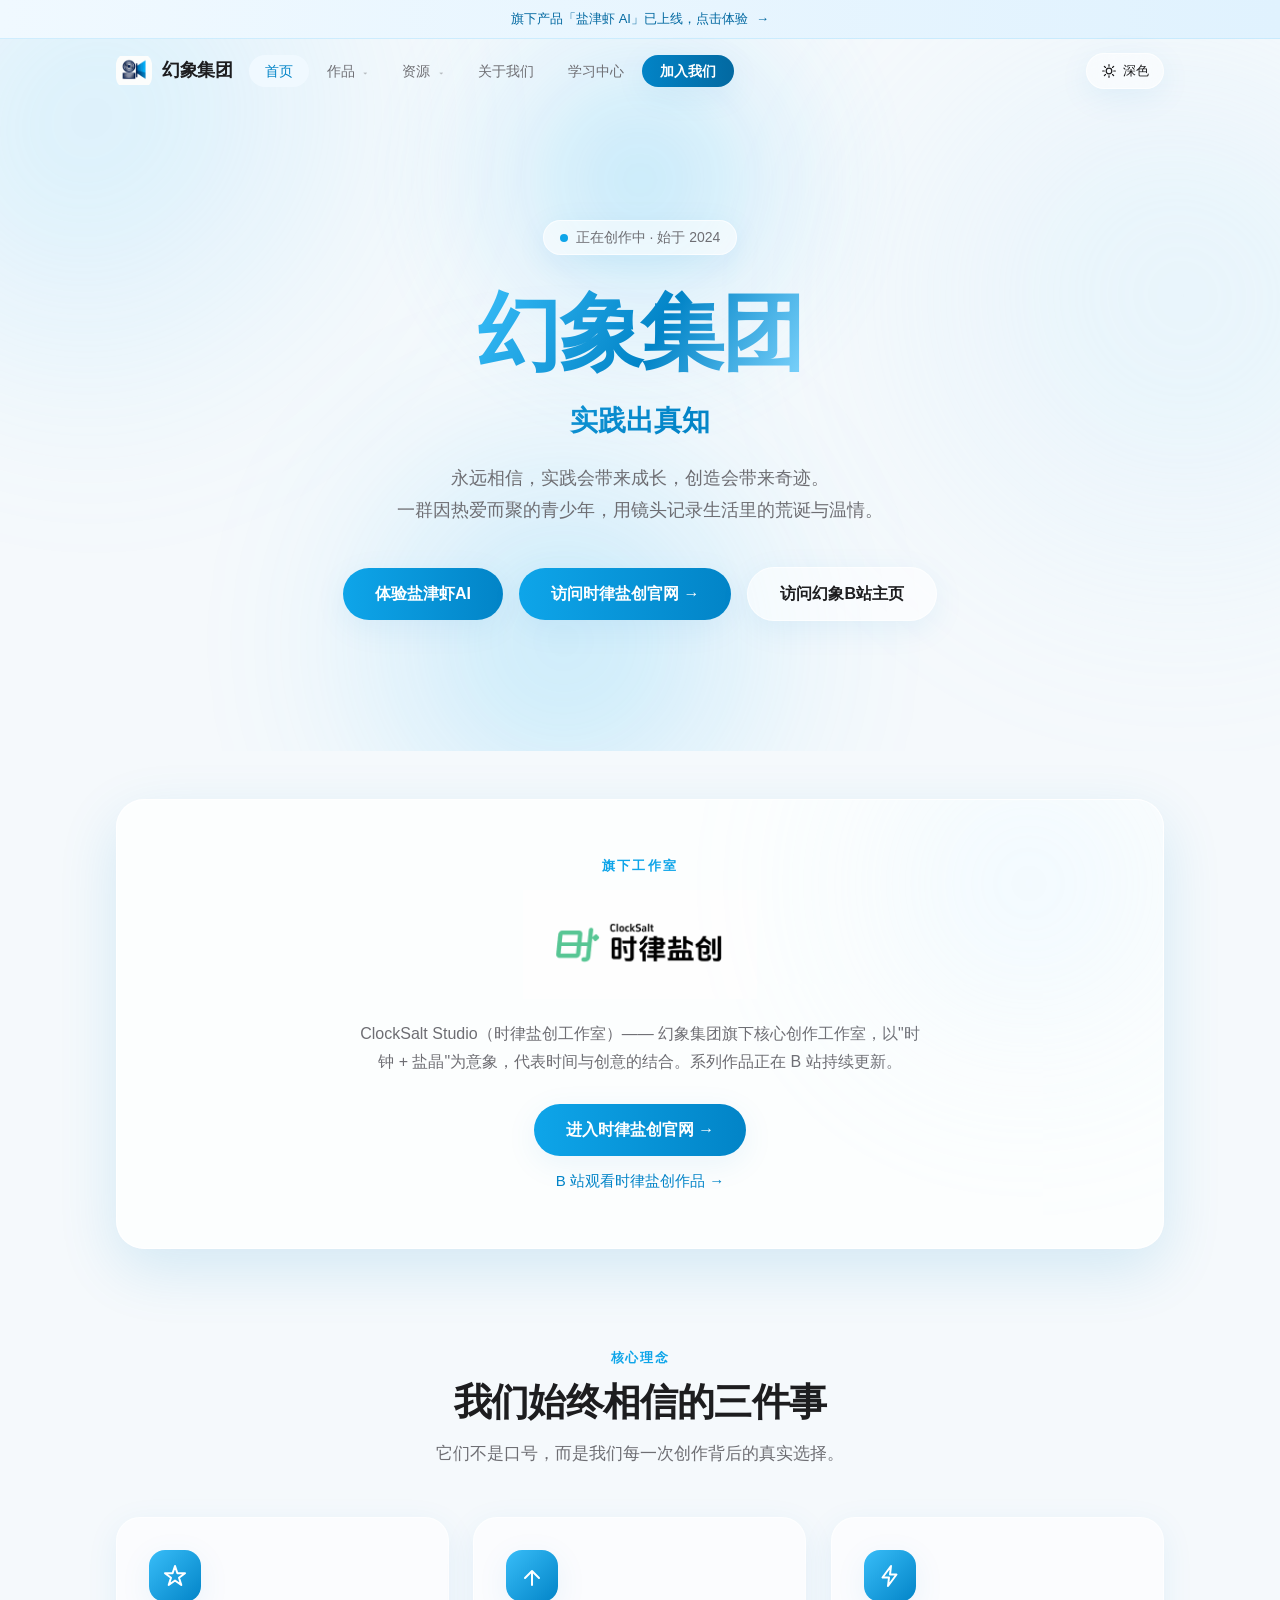
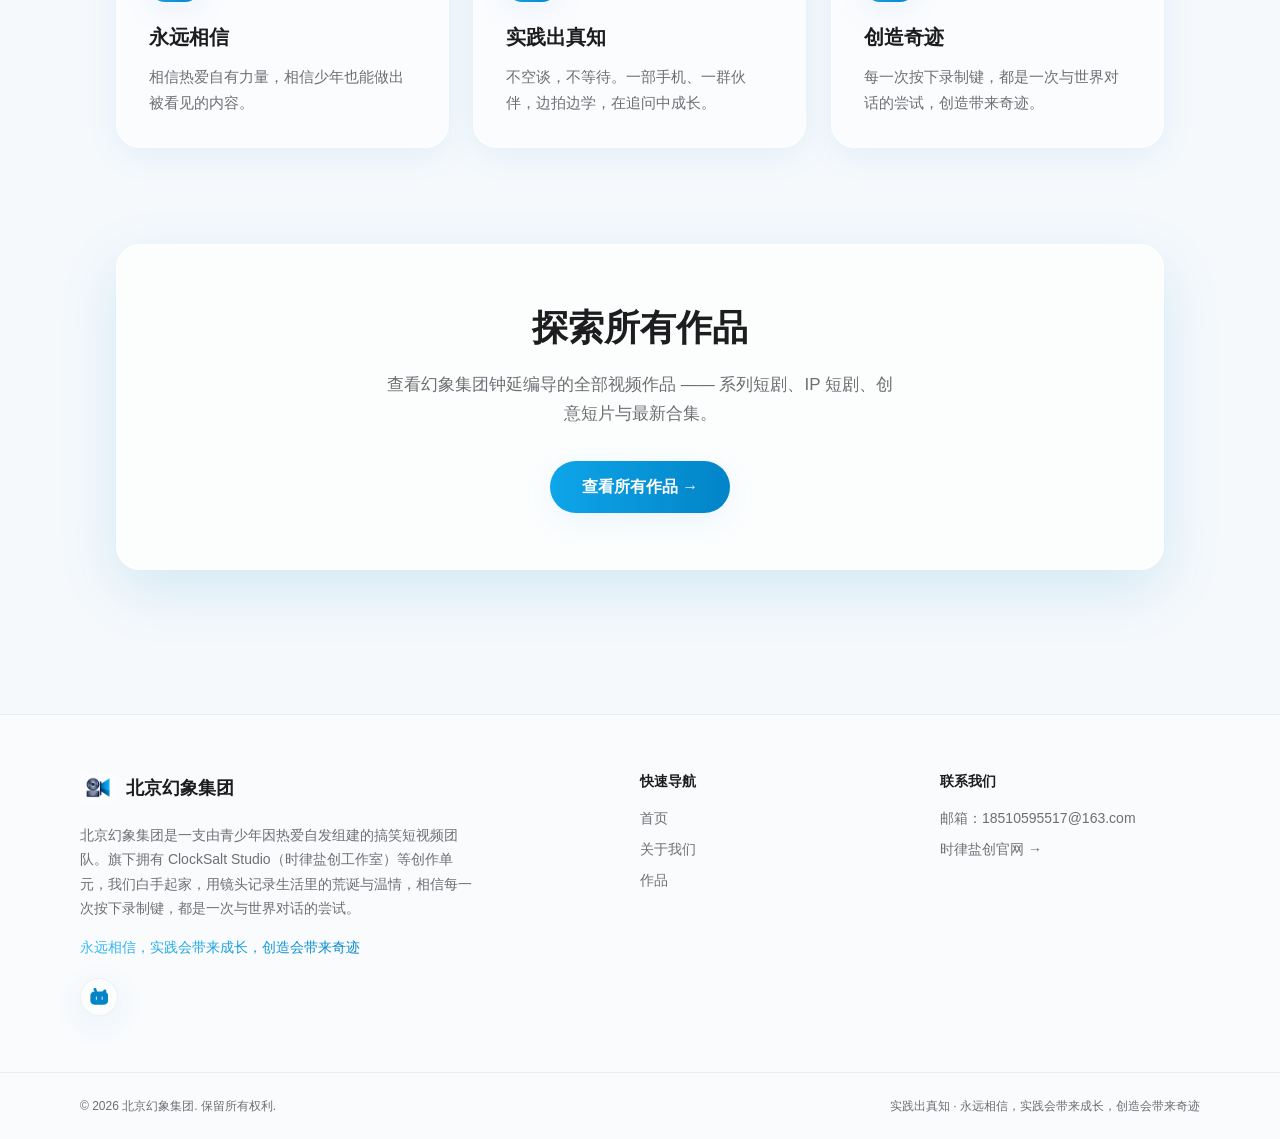
<file: index.html>
<!DOCTYPE html>
<html lang="zh-CN">
<head>
  <meta charset="UTF-8" />
  <meta name="viewport" content="width=device-width, initial-scale=1.0" />
  <title>北京幻象集团 —— 实践出真知</title>
  <meta name="description" content="北京幻象集团是一支由青少年因热爱自发组建的搞笑短视频团队。永远相信，实践会带来成长，创造会带来奇迹。" />
  <link rel="icon" type="image/svg+xml" href="assets/logo-huanxiang.png" />
  <link rel="stylesheet" href="css/style.css" />
  <!-- 主题初始化：防闪烁，先于 CSS 执行 -->
  <script>
    (function () {
      try {
        var stored = localStorage.getItem('theme');
        var dark = stored === 'dark' || (!stored && window.matchMedia && window.matchMedia('(prefers-color-scheme: dark)').matches);
        if (dark) document.documentElement.setAttribute('data-theme', 'dark');
      } catch (e) { /* 隐私模式等异常时保持浅色 */ }
    })();
  </script>
</head>
<body>

  <!-- ===== 顶部公告条：时律盐创官网入口 ===== -->
  <header class="navbar">
    <a class="announce-strip" href="https://clocksalt1312.github.io/yajinxia.html" target="_blank" rel="noopener noreferrer">
      旗下产品「盐津虾 AI」已上线，点击体验 <span class="arrow">→</span>
    </a>
    <nav class="navbar-inner">
      <a href="index.html" class="nav-logo">
        <img src="assets/logo-huanxiang.png" alt="北京幻象集团 Logo" />
        <span>幻象集团</span>
      </a>
      <ul class="nav-links">
        <li><a href="index.html" class="active">首页</a></li>
        <li class="has-dropdown">
          <a href="works.html">作品 <span class="caret">▾</span></a>
          <div class="nav-dropdown glass-strong">
            <a class="nav-dropdown-link" href="https://space.bilibili.com/3494359196502977/lists/8658534?type=season" target="_blank" rel="noopener">《公园瞎晃实录》<span class="tag-new">NEW</span></a>
            <a class="nav-dropdown-link" href="https://space.bilibili.com/3494359196502977/lists/5940657?type=season" target="_blank" rel="noopener">《逃单惊魂》</a>
            <a class="nav-dropdown-link" href="https://space.bilibili.com/3494359196502977/lists/5930737?type=season" target="_blank" rel="noopener">《奶龙风云1》</a>
            <a class="nav-dropdown-link" href="https://www.bilibili.com/video/BV1JXviBsEmG" target="_blank" rel="noopener">《过年》</a>
            <a class="nav-dropdown-link" href="https://www.bilibili.com/video/BV12yfXBuE7D" target="_blank" rel="noopener">《铁门漂流记》</a>
            <div class="nav-dropdown-footer">
              <a href="works.html">查看全部作品 →</a>
            </div>
          </div>
        </li>
        <li class="has-dropdown">
          <a href="resources.html">资源 <span class="caret">▾</span></a>
          <div class="nav-dropdown glass-strong">
            <a class="nav-dropdown-link" href="https://1849677050.share.123pan.cn/123pan/cn3ovd-76NW3?pwd=OpSl#" target="_blank" rel="noopener">《公园瞎晃实录》系列资源<span class="tag-new">NEW</span></a>
            <a class="nav-dropdown-link" href="https://1849677050.share.123pan.cn/123pan/cn3ovd-cGKn3?pwd=TtZl#" target="_blank" rel="noopener">《逃单惊魂》系列资源</a>
            <a class="nav-dropdown-link" href="https://1849677050.share.123pan.cn/123pan/cn3ovd-40o23?pwd=vuzb#" target="_blank" rel="noopener">《奶龙风云1》系列资源</a>
            <a class="nav-dropdown-link" href="https://1849677050.share.123pan.cn/123pan/cn3ovd-Yn623?pwd=z4V4#" target="_blank" rel="noopener">《过年》资源</a>
            <a class="nav-dropdown-link" href="https://1849677050.share.123pan.cn/123pan/cn3ovd-jhN23?pwd=LyRt#" target="_blank" rel="noopener">《铁门漂流记》资源</a>
            <div class="nav-dropdown-footer">
              <a href="resources.html">查看全部资源 →</a>
            </div>
          </div>
        </li>
        <li><a href="about.html">关于我们</a></li>
        <li><a href="learning.html">学习中心</a></li>
        <li><a href="https://clocksalt1312.github.io/jobs.html" target="_blank" rel="noopener" class="btn-jobs">加入我们</a></li>
      </ul>
      <div class="nav-right">
        <button type="button" class="theme-toggle" id="theme-toggle" aria-label="切换深色模式" title="切换深色/浅色模式">
          <svg class="icon-sun" viewBox="0 0 24 24"><circle cx="12" cy="12" r="4.2"/><path d="M12 2.5v2.4M12 19.1v2.4M2.5 12h2.4M19.1 12h2.4M5 5l1.7 1.7M17.3 17.3L19 19M19 5l-1.7 1.7M6.7 17.3L5 19"/></svg>
          <svg class="icon-moon" viewBox="0 0 24 24"><path d="M20.5 14.1A8.5 8.5 0 1 1 9.9 3.5a7 7 0 0 0 10.6 10.6z"/></svg>
          <span class="theme-label">深色</span>
        </button>
        <button class="hamburger" aria-label="切换菜单">
          <span class="bars"><span class="bar"></span><span class="bar"></span><span class="bar"></span></span>
        </button>
      </div>
    </nav>
    <div class="mobile-menu">
      <ul class="mobile-menu-list glass-strong">
        <li><a href="index.html" class="active">首页</a></li>
        <li><a href="about.html">关于我们</a></li>
        <li><a href="works.html">作品</a></li>
        <li><a href="resources.html">资源</a></li>
        <li><a href="learning.html">学习中心</a></li>
        <li style="list-style:none;">
          <button type="button" class="m-theme-toggle" id="m-theme-toggle" aria-label="切换深色模式">
            <svg class="icon-sun" viewBox="0 0 24 24"><circle cx="12" cy="12" r="4.2"/><path d="M12 2.5v2.4M12 19.1v2.4M2.5 12h2.4M19.1 12h2.4M5 5l1.7 1.7M17.3 17.3L19 19M19 5l-1.7 1.7M6.7 17.3L5 19"/></svg>
            <svg class="icon-moon" viewBox="0 0 24 24"><path d="M20.5 14.1A8.5 8.5 0 1 1 9.9 3.5a7 7 0 0 0 10.6 10.6z"/></svg>
            <span class="m-theme-label">深色模式</span>
          </button>
        </li>
        <li><a href="https://clocksalt1312.github.io/jobs.html" target="_blank" rel="noopener" class="m-cta" style="background:linear-gradient(90deg, #0284c7, #0369a1);">加入我们</a></li>
      </ul>
    </div>
  </header>

  <main>
    <!-- ===== 英雄区（居中排版 · 参考时律盐创官网风格） ===== -->
    <section class="hero">
      <div class="aurora animate-float" style="width:42vw;height:42vw;top:-10%;left:-8%;background:radial-gradient(circle at 30% 30%, #7dd3fc, transparent 70%);"></div>
      <div class="aurora animate-float" style="width:48vw;height:48vw;top:6%;right:-12%;background:radial-gradient(circle at 60% 40%, #bae6fd, transparent 70%);animation-delay:2s;"></div>
      <div class="aurora animate-float" style="width:36vw;height:36vw;bottom:-16%;left:26%;background:radial-gradient(circle at 50% 50%, #38bdf8, transparent 70%);animation-delay:4s;opacity:0.4;"></div>

      <div class="container hero-inner">
        <div class="reveal">
          <span class="pill glass">
            <span class="dot pulse"></span>
            正在创作中 · 始于 2024
          </span>
        </div>
        <div class="reveal" data-delay="80" style="margin-top:30px;">
          <h1><span class="grad">幻象集团</span></h1>
        </div>
        <div class="reveal" data-delay="160">
          <p class="slogan text-gradient">实践出真知</p>
        </div>
        <div class="reveal" data-delay="240">
          <p class="manifesto">永远相信，实践会带来成长，创造会带来奇迹。<br />一群因热爱而聚的青少年，用镜头记录生活里的荒诞与温情。</p>
        </div>
        <div class="reveal" data-delay="320">
          <div class="btn-row">
            <a href="https://clocksalt1312.github.io/yajinxia.html" target="_blank" rel="noopener noreferrer" class="btn btn-primary btn-lg">体验盐津虾AI</a>
            <a href="https://clocksalt1312.github.io" target="_blank" rel="noopener noreferrer" class="btn btn-primary btn-lg">访问时律盐创官网 →</a>
            <a href="https://space.bilibili.com/3494359196502977?spm_id_from=333.1007.0.0" class="btn btn-glass btn-lg">访问幻象B站主页</a>
          </div>
        </div>
      </div>
    </section>

    <!-- ===== 时律盐创横幅（醒目入口） ===== -->
    <section class="section container">
      <div class="reveal">
        <div class="card glass-strong studio-banner">
          <div class="aurora" style="width:34vw;height:34vw;top:-30%;right:-8%;background:radial-gradient(circle, #bae6fd, transparent 70%);"></div>
          <p class="sb-eyebrow">旗下工作室</p>
          <img src="assets/logo-clocksalt.png" alt="ClockSalt Studio 时律盐创 Logo" />
          <p class="sb-desc">ClockSalt Studio（时律盐创工作室）—— 幻象集团旗下核心创作工作室，以"时钟 + 盐晶"为意象，代表时间与创意的结合。系列作品正在 B 站持续更新。</p>
          <div class="btn-row" style="display:flex;flex-direction:column;align-items:center;justify-content:center;gap:14px;">
            <a href="https://clocksalt1312.github.io" target="_blank" rel="noopener noreferrer" class="btn btn-primary btn-lg">进入时律盐创官网 →</a>
            <a href="https://space.bilibili.com/3493259785538287?spm_id_from=333.337.0.0" target="_blank" rel="noopener noreferrer" class="link-arrow">B 站观看时律盐创作品 →</a>
          </div>
        </div>
      </div>
    </section>

    <!-- ===== 核心亮点 ===== -->
    <section class="section container">
      <div class="section-head reveal">
        <span class="eyebrow">核心理念</span>
        <h2>我们始终相信的三件事</h2>
        <p class="subtitle">它们不是口号，而是我们每一次创作背后的真实选择。</p>
      </div>
      <div class="grid grid-3" style="margin-top:48px;">
        <div class="reveal">
          <div class="card glass hoverable card-body">
            <div class="card-icon">
              <svg viewBox="0 0 24 24"><path d="M12 2l2.4 7.2H22l-6 4.6 2.3 7.2-6.3-4.5-6.3 4.5L8 13.8 2 9.2h7.6z"/></svg>
            </div>
            <h3 class="card-title">永远相信</h3>
            <p class="card-text">相信热爱自有力量，相信少年也能做出被看见的内容。</p>
          </div>
        </div>
        <div class="reveal" data-delay="100">
          <div class="card glass hoverable card-body">
            <div class="card-icon">
              <svg viewBox="0 0 24 24"><path d="M12 21V7M5 14l7-7 7 7"/></svg>
            </div>
            <h3 class="card-title">实践出真知</h3>
            <p class="card-text">不空谈，不等待。一部手机、一群伙伴，边拍边学，在追问中成长。</p>
          </div>
        </div>
        <div class="reveal" data-delay="200">
          <div class="card glass hoverable card-body">
            <div class="card-icon">
              <svg viewBox="0 0 24 24"><path d="M13 2L4.5 13.5H11L10 22l8.5-11.5H12z"/></svg>
            </div>
            <h3 class="card-title">创造奇迹</h3>
            <p class="card-text">每一次按下录制键，都是一次与世界对话的尝试，创造带来奇迹。</p>
          </div>
        </div>
      </div>
    </section>

    <!-- ===== 作品入口 ===== -->
    <section class="section container">
      <div class="reveal">
        <div class="card glass-strong cta-card">
          <h2>探索所有作品</h2>
          <p>查看幻象集团钟延编导的全部视频作品 —— 系列短剧、IP 短剧、创意短片与最新合集。</p>
          <div class="btn-row">
            <a href="works.html" class="btn btn-primary btn-lg">查看所有作品 →</a>
          </div>
        </div>
      </div>
    </section>

  </main>

  <!-- ===== 页脚 ===== -->
  <footer class="footer">
    <div class="container footer-grid">
      <div class="footer-brand">
        <div class="footer-logo-row">
          <img src="assets/logo-huanxiang.png" alt="北京幻象集团 Logo" />
          <span>北京幻象集团</span>
        </div>
        <p class="footer-intro">北京幻象集团是一支由青少年因热爱自发组建的搞笑短视频团队。旗下拥有 ClockSalt Studio（时律盐创工作室）等创作单元，我们白手起家，用镜头记录生活里的荒诞与温情，相信每一次按下录制键，都是一次与世界对话的尝试。</p>
        <p class="footer-manifesto text-gradient">永远相信，实践会带来成长，创造会带来奇迹</p>
        <div class="social-icons">
          <a class="social-icon" href="https://space.bilibili.com/3494359196502977?spm_id_from=333.1007.0.0" target="_blank" rel="noopener" aria-label="哔哩哔哩主页">
            <svg viewBox="0 0 24 24" fill="currentColor" xmlns="http://www.w3.org/2000/svg">
              <path d="M17.813 4.653h.854c1.51.054 2.769.578 3.773 1.574 1 1.012 1.594 2.298 1.585 3.85v6.845c0 1.546-.5 2.833-1.5 3.86-1 1.012-2.257 1.57-3.771 1.574H5.74c-1.515-.005-2.769-.563-3.771-1.574C1 19.755.5 18.468.5 16.922v-6.846c0-1.55.5-2.836 1.5-3.85 1.002-.996 2.256-1.52 3.771-1.573h.854l-1.355-1.295c-.39-.39-.595-.857-.595-1.43 0-.572.205-1.04.595-1.43.39-.39.857-.585 1.43-.585.572 0 1.04.195 1.43.585L9.553 4.65h6.93l1.928-1.928c.39-.39.857-.585 1.43-.585.572 0 1.04.195 1.43.585.39.39.585.857.585 1.43 0 .572-.195 1.04-.585 1.43l-1.355 1.297zm-9.4 6.745c-.39 0-.595.196-.595.586v3.34c0 .39.205.586.595.586.39 0 .586-.196.586-.586v-3.34c0-.39-.195-.586-.586-.586zm7.74 0c-.39 0-.586.196-.586.586v3.34c0 .39.195.586.586.586.39 0 .585-.196.585-.586v-3.34c0-.39-.195-.586-.585-.586z"/>
            </svg>
          </a>
        </div>
      </div>
      <div>
        <h4>快速导航</h4>
        <ul class="footer-links">
          <li><a href="index.html">首页</a></li>
          <li><a href="about.html">关于我们</a></li>
          <li><a href="works.html">作品</a></li>
        </ul>
      </div>
      <div>
        <h4>联系我们</h4>
        <ul class="footer-links">
          <li>邮箱：<a href="mailto:18510595517@163.com">18510595517@163.com</a></li>
          <li><a href="https://clocksalt1312.github.io" target="_blank" rel="noopener noreferrer">时律盐创官网 →</a></li>
        </ul>
      </div>
    </div>
    <div class="footer-bottom">
      <div class="container footer-bottom-inner">
        <p>© 2026 北京幻象集团. 保留所有权利.</p>
        <p>实践出真知 · 永远相信，实践会带来成长，创造会带来奇迹</p>
      </div>
    </div>
  </footer>

  <script src="js/main.js"></script>
</body>
</html>
</file>
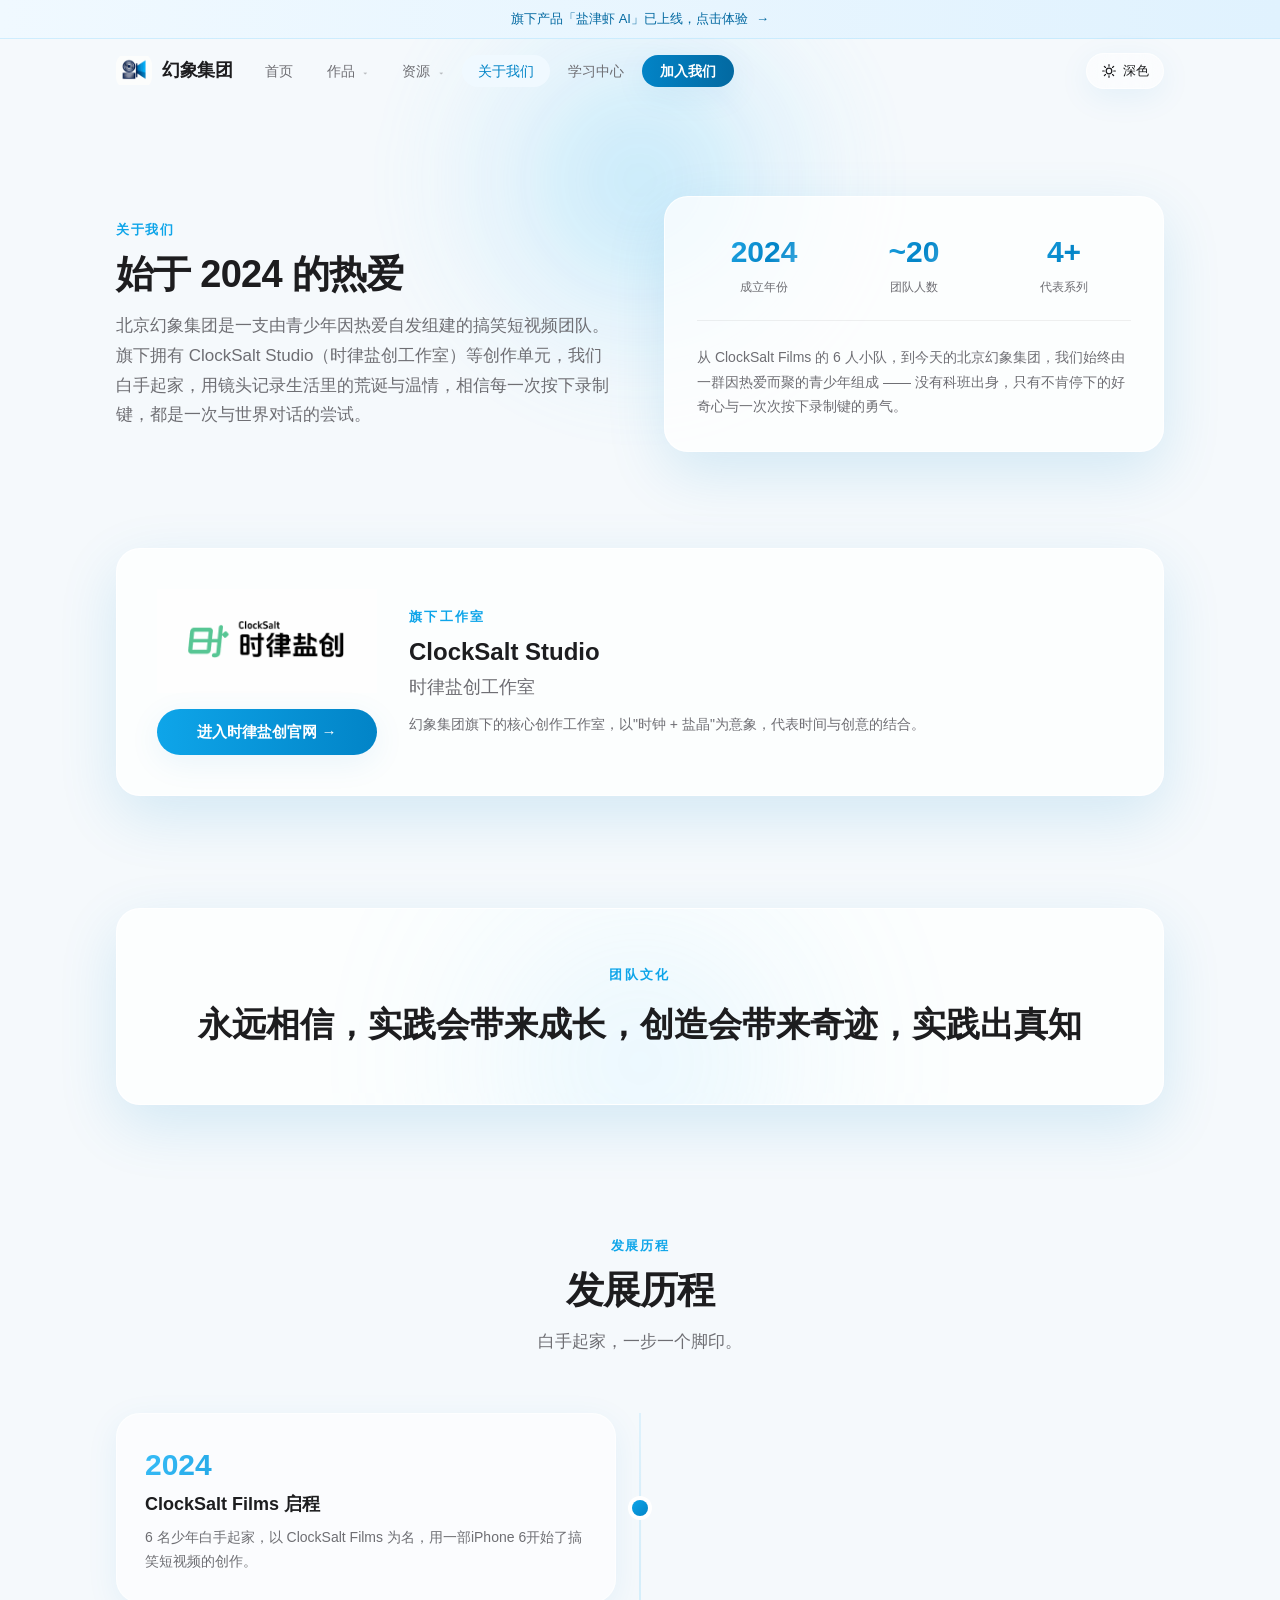
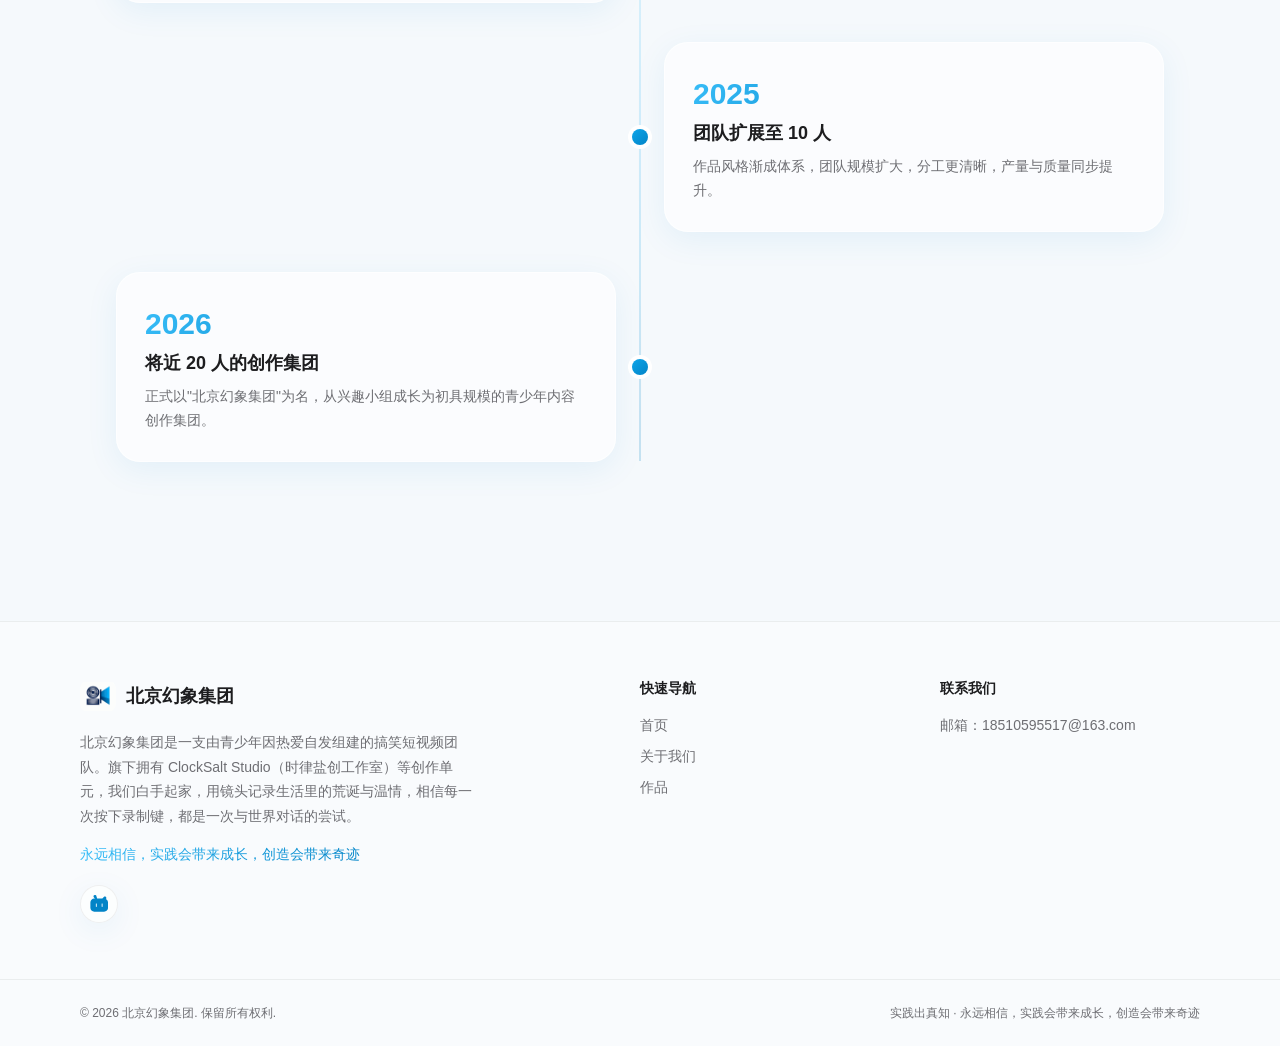
<file: about.html>
<!DOCTYPE html>
<html lang="zh-CN">
<head>
  <meta charset="UTF-8" />
  <meta name="viewport" content="width=device-width, initial-scale=1.0" />
  <title>关于我们 —— 北京幻象集团</title>
  <meta name="description" content="始于 2024 的热爱。北京幻象集团由一群因热爱而聚的青少年组成，从 ClockSalt Films 的 6 人小队成长为将近 20 人的创作集团。" />
  <link rel="icon" type="image/svg+xml" href="assets/logo-huanxiang.png" />
  <link rel="stylesheet" href="css/style.css" />
  <!-- 主题初始化：防闪烁，先于 CSS 执行 -->
  <script>
    (function () {
      try {
        var stored = localStorage.getItem('theme');
        var dark = stored === 'dark' || (!stored && window.matchMedia && window.matchMedia('(prefers-color-scheme: dark)').matches);
        if (dark) document.documentElement.setAttribute('data-theme', 'dark');
      } catch (e) { /* 隐私模式等异常时保持浅色 */ }
    })();
  </script>
</head>
<body>

  <!-- ===== 导航栏 ===== -->
  <header class="navbar">
    <a class="announce-strip" href="https://clocksalt1312.github.io/yajinxia.html" target="_blank" rel="noopener noreferrer">
      旗下产品「盐津虾 AI」已上线，点击体验 <span class="arrow">→</span>
    </a>
    <nav class="navbar-inner">
      <a href="index.html" class="nav-logo">
        <img src="assets/logo-huanxiang.png" alt="北京幻象集团 Logo" />
        <span>幻象集团</span>
      </a>
      <ul class="nav-links">
        <li><a href="index.html">首页</a></li>
        <li class="has-dropdown">
          <a href="works.html">作品 <span class="caret">▾</span></a>
          <div class="nav-dropdown glass-strong">
            <a class="nav-dropdown-link" href="https://space.bilibili.com/3494359196502977/lists/8658534?type=season" target="_blank" rel="noopener">《公园瞎晃实录》<span class="tag-new">NEW</span></a>
            <a class="nav-dropdown-link" href="https://space.bilibili.com/3494359196502977/lists/5940657?type=season" target="_blank" rel="noopener">《逃单惊魂》</a>
            <a class="nav-dropdown-link" href="https://space.bilibili.com/3494359196502977/lists/5930737?type=season" target="_blank" rel="noopener">《奶龙风云1》</a>
            <a class="nav-dropdown-link" href="https://www.bilibili.com/video/BV1JXviBsEmG" target="_blank" rel="noopener">《过年》</a>
            <a class="nav-dropdown-link" href="https://www.bilibili.com/video/BV12yfXBuE7D" target="_blank" rel="noopener">《铁门漂流记》</a>
            <div class="nav-dropdown-footer">
              <a href="works.html">查看全部作品 →</a>
            </div>
          </div>
        </li>
        <li class="has-dropdown">
          <a href="resources.html">资源 <span class="caret">▾</span></a>
          <div class="nav-dropdown glass-strong">
            <a class="nav-dropdown-link" href="https://1849677050.share.123pan.cn/123pan/cn3ovd-76NW3?pwd=OpSl#" target="_blank" rel="noopener">《公园瞎晃实录》系列资源<span class="tag-new">NEW</span></a>
            <a class="nav-dropdown-link" href="https://1849677050.share.123pan.cn/123pan/cn3ovd-cGKn3?pwd=TtZl#" target="_blank" rel="noopener">《逃单惊魂》系列资源</a>
            <a class="nav-dropdown-link" href="https://1849677050.share.123pan.cn/123pan/cn3ovd-40o23?pwd=vuzb#" target="_blank" rel="noopener">《奶龙风云1》系列资源</a>
            <a class="nav-dropdown-link" href="https://1849677050.share.123pan.cn/123pan/cn3ovd-Yn623?pwd=z4V4#" target="_blank" rel="noopener">《过年》资源</a>
            <a class="nav-dropdown-link" href="https://1849677050.share.123pan.cn/123pan/cn3ovd-jhN23?pwd=LyRt#" target="_blank" rel="noopener">《铁门漂流记》资源</a>
            <div class="nav-dropdown-footer">
              <a href="resources.html">查看全部资源 →</a>
            </div>
          </div>
        </li>
        <li><a href="about.html" class="active">关于我们</a></li>
        <li><a href="learning.html">学习中心</a></li>
        <li><a href="https://clocksalt1312.github.io/jobs.html" target="_blank" rel="noopener" class="btn-jobs">加入我们</a></li>
      </ul>
      <div class="nav-right">
        <button type="button" class="theme-toggle" id="theme-toggle" aria-label="切换深色模式" title="切换深色/浅色模式">
          <svg class="icon-sun" viewBox="0 0 24 24"><circle cx="12" cy="12" r="4.2"/><path d="M12 2.5v2.4M12 19.1v2.4M2.5 12h2.4M19.1 12h2.4M5 5l1.7 1.7M17.3 17.3L19 19M19 5l-1.7 1.7M6.7 17.3L5 19"/></svg>
          <svg class="icon-moon" viewBox="0 0 24 24"><path d="M20.5 14.1A8.5 8.5 0 1 1 9.9 3.5a7 7 0 0 0 10.6 10.6z"/></svg>
          <span class="theme-label">深色</span>
        </button>
        <button class="hamburger" aria-label="切换菜单">
          <span class="bars"><span class="bar"></span><span class="bar"></span><span class="bar"></span></span>
        </button>
      </div>
    </nav>
    <div class="mobile-menu">
      <ul class="mobile-menu-list glass-strong">
        <li><a href="index.html">首页</a></li>
        <li><a href="about.html" class="active">关于我们</a></li>
        <li><a href="works.html">作品</a></li>
        <li><a href="resources.html">资源</a></li>
        <li><a href="learning.html">学习中心</a></li>
        <li style="list-style:none;">
          <button type="button" class="m-theme-toggle" id="m-theme-toggle" aria-label="切换深色模式">
            <svg class="icon-sun" viewBox="0 0 24 24"><circle cx="12" cy="12" r="4.2"/><path d="M12 2.5v2.4M12 19.1v2.4M2.5 12h2.4M19.1 12h2.4M5 5l1.7 1.7M17.3 17.3L19 19M19 5l-1.7 1.7M6.7 17.3L5 19"/></svg>
            <svg class="icon-moon" viewBox="0 0 24 24"><path d="M20.5 14.1A8.5 8.5 0 1 1 9.9 3.5a7 7 0 0 0 10.6 10.6z"/></svg>
            <span class="m-theme-label">深色模式</span>
          </button>
        </li>
        <li><a href="https://clocksalt1312.github.io/jobs.html" target="_blank" rel="noopener" class="m-cta" style="background:linear-gradient(90deg, #0284c7, #0369a1);">加入我们</a></li>
      </ul>
    </div>
  </header>

  <main class="page-top">
    <!-- ===== 公司简介 ===== -->
    <section class="section container">
      <div class="about-grid">
        <div class="reveal">
          <div class="section-head left">
            <span class="eyebrow">关于我们</span>
            <h2>始于 2024 的热爱</h2>
            <p class="subtitle">北京幻象集团是一支由青少年因热爱自发组建的搞笑短视频团队。旗下拥有 ClockSalt Studio（时律盐创工作室）等创作单元，我们白手起家，用镜头记录生活里的荒诞与温情，相信每一次按下录制键，都是一次与世界对话的尝试。</p>
          </div>
        </div>

        <div class="reveal" data-delay="120">
          <div class="card glass-strong stats-card">
            <div class="stats-row">
              <div>
                <p class="stat-num text-gradient">2024</p>
                <p class="stat-label">成立年份</p>
              </div>
              <div>
                <p class="stat-num text-gradient">~20</p>
                <p class="stat-label">团队人数</p>
              </div>
              <div>
                <p class="stat-num text-gradient">4+</p>
                <p class="stat-label">代表系列</p>
              </div>
            </div>
            <p class="stats-note">
              从 ClockSalt Films 的 6 人小队，到今天的北京幻象集团，我们始终由一群因热爱而聚的青少年组成 —— 没有科班出身，只有不肯停下的好奇心与一次次按下录制键的勇气。
            </p>
          </div>
        </div>
      </div>
    </section>

    <!-- ===== ClockSalt Studio 旗下工作室 ===== -->
    <section class="section container">
      <div class="reveal">
        <div class="card glass-strong studio-card">
          <div class="studio-flex">
            <div class="studio-logo-side">
              <img src="assets/logo-clocksalt.png" alt="ClockSalt Studio Logo" style="width:220px;height:auto;" />
              <a href="https://clocksalt1312.github.io" target="_blank" rel="noopener noreferrer" class="btn btn-primary" style="width:100%;">进入时律盐创官网 →</a>
            </div>
            <div>
              <p class="studio-eyebrow">旗下工作室</p>
              <h3 class="studio-name">ClockSalt Studio</h3>
              <p class="studio-cn">时律盐创工作室</p>
              <p class="card-text-sm">幻象集团旗下的核心创作工作室，以"时钟 + 盐晶"为意象，代表时间与创意的结合。</p>
            </div>
          </div>
        </div>
      </div>
    </section>

    <!-- ===== 团队文化 ===== -->
    <section class="section-lg container">
      <div class="reveal">
        <div class="card glass-strong culture-card">
          <div class="aurora" style="width:30vw;height:30vw;top:-20%;left:50%;transform:translateX(-50%);background:radial-gradient(circle, #7dd3fc, transparent 70%);"></div>
          <p class="culture-eyebrow">团队文化</p>
          <p class="culture-text">永远相信，实践会带来成长，创造会带来奇迹，实践出真知</p>
        </div>
      </div>
    </section>

    <!-- ===== 发展历程 ===== -->
    <section class="section-lg container">
      <div class="section-head reveal">
        <span class="eyebrow">发展历程</span>
        <h2>发展历程</h2>
        <p class="subtitle">白手起家，一步一个脚印。</p>
      </div>
      <div class="timeline">
        <div class="timeline-line"></div>
        <div class="timeline-items">
          <div class="reveal">
            <div class="timeline-item">
              <div class="timeline-content">
                <div class="card glass timeline-card">
                  <p class="timeline-year text-gradient">2024</p>
                  <h3 class="timeline-title">ClockSalt Films 启程</h3>
                  <p class="timeline-desc">6 名少年白手起家，以 ClockSalt Films 为名，用一部iPhone 6开始了搞笑短视频的创作。</p>
                </div>
              </div>
              <div class="timeline-dot"></div>
            </div>
          </div>
          <div class="reveal" data-delay="100">
            <div class="timeline-item flip">
              <div class="timeline-content">
                <div class="card glass timeline-card">
                  <p class="timeline-year text-gradient">2025</p>
                  <h3 class="timeline-title">团队扩展至 10 人</h3>
                  <p class="timeline-desc">作品风格渐成体系，团队规模扩大，分工更清晰，产量与质量同步提升。</p>
                </div>
              </div>
              <div class="timeline-dot"></div>
            </div>
          </div>
          <div class="reveal" data-delay="200">
            <div class="timeline-item">
              <div class="timeline-content">
                <div class="card glass timeline-card">
                  <p class="timeline-year text-gradient">2026</p>
                  <h3 class="timeline-title">将近 20 人的创作集团</h3>
                  <p class="timeline-desc">正式以"北京幻象集团"为名，从兴趣小组成长为初具规模的青少年内容创作集团。</p>
                </div>
              </div>
              <div class="timeline-dot"></div>
            </div>
          </div>
        </div>
      </div>
    </section>
  </main>

  <!-- ===== 页脚 ===== -->
  <footer class="footer">
    <div class="container footer-grid">
      <div class="footer-brand">
        <div class="footer-logo-row">
          <img src="assets/logo-huanxiang.png" alt="北京幻象集团 Logo" />
          <span>北京幻象集团</span>
        </div>
        <p class="footer-intro">北京幻象集团是一支由青少年因热爱自发组建的搞笑短视频团队。旗下拥有 ClockSalt Studio（时律盐创工作室）等创作单元，我们白手起家，用镜头记录生活里的荒诞与温情，相信每一次按下录制键，都是一次与世界对话的尝试。</p>
        <p class="footer-manifesto text-gradient">永远相信，实践会带来成长，创造会带来奇迹</p>
        <div class="social-icons">
          <a class="social-icon" href="https://space.bilibili.com/3494359196502977?spm_id_from=333.1007.0.0" target="_blank" rel="noopener" aria-label="哔哩哔哩主页">
            <svg viewBox="0 0 24 24" fill="currentColor" xmlns="http://www.w3.org/2000/svg">
              <path d="M17.813 4.653h.854c1.51.054 2.769.578 3.773 1.574 1 1.012 1.594 2.298 1.585 3.85v6.845c0 1.546-.5 2.833-1.5 3.86-1 1.012-2.257 1.57-3.771 1.574H5.74c-1.515-.005-2.769-.563-3.771-1.574C1 19.755.5 18.468.5 16.922v-6.846c0-1.55.5-2.836 1.5-3.85 1.002-.996 2.256-1.52 3.771-1.573h.854l-1.355-1.295c-.39-.39-.595-.857-.595-1.43 0-.572.205-1.04.595-1.43.39-.39.857-.585 1.43-.585.572 0 1.04.195 1.43.585L9.553 4.65h6.93l1.928-1.928c.39-.39.857-.585 1.43-.585.572 0 1.04.195 1.43.585.39.39.585.857.585 1.43 0 .572-.195 1.04-.585 1.43l-1.355 1.297zm-9.4 6.745c-.39 0-.595.196-.595.586v3.34c0 .39.205.586.595.586.39 0 .586-.196.586-.586v-3.34c0-.39-.195-.586-.586-.586zm7.74 0c-.39 0-.586.196-.586.586v3.34c0 .39.195.586.586.586.39 0 .585-.196.585-.586v-3.34c0-.39-.195-.586-.585-.586z"/>
            </svg>
          </a>
        </div>
      </div>
      <div>
        <h4>快速导航</h4>
        <ul class="footer-links">
          <li><a href="index.html">首页</a></li>
          <li><a href="about.html">关于我们</a></li>
          <li><a href="works.html">作品</a></li>
        </ul>
      </div>
      <div>
        <h4>联系我们</h4>
        <ul class="footer-links">
          <li>邮箱：18510595517@163.com</li>
        </ul>
      </div>
    </div>
    <div class="footer-bottom">
      <div class="container footer-bottom-inner">
        <p>© 2026 北京幻象集团. 保留所有权利.</p>
        <p>实践出真知 · 永远相信，实践会带来成长，创造会带来奇迹</p>
      </div>
    </div>
  </footer>

  <script src="js/main.js"></script>
</body>
</html>
</file>
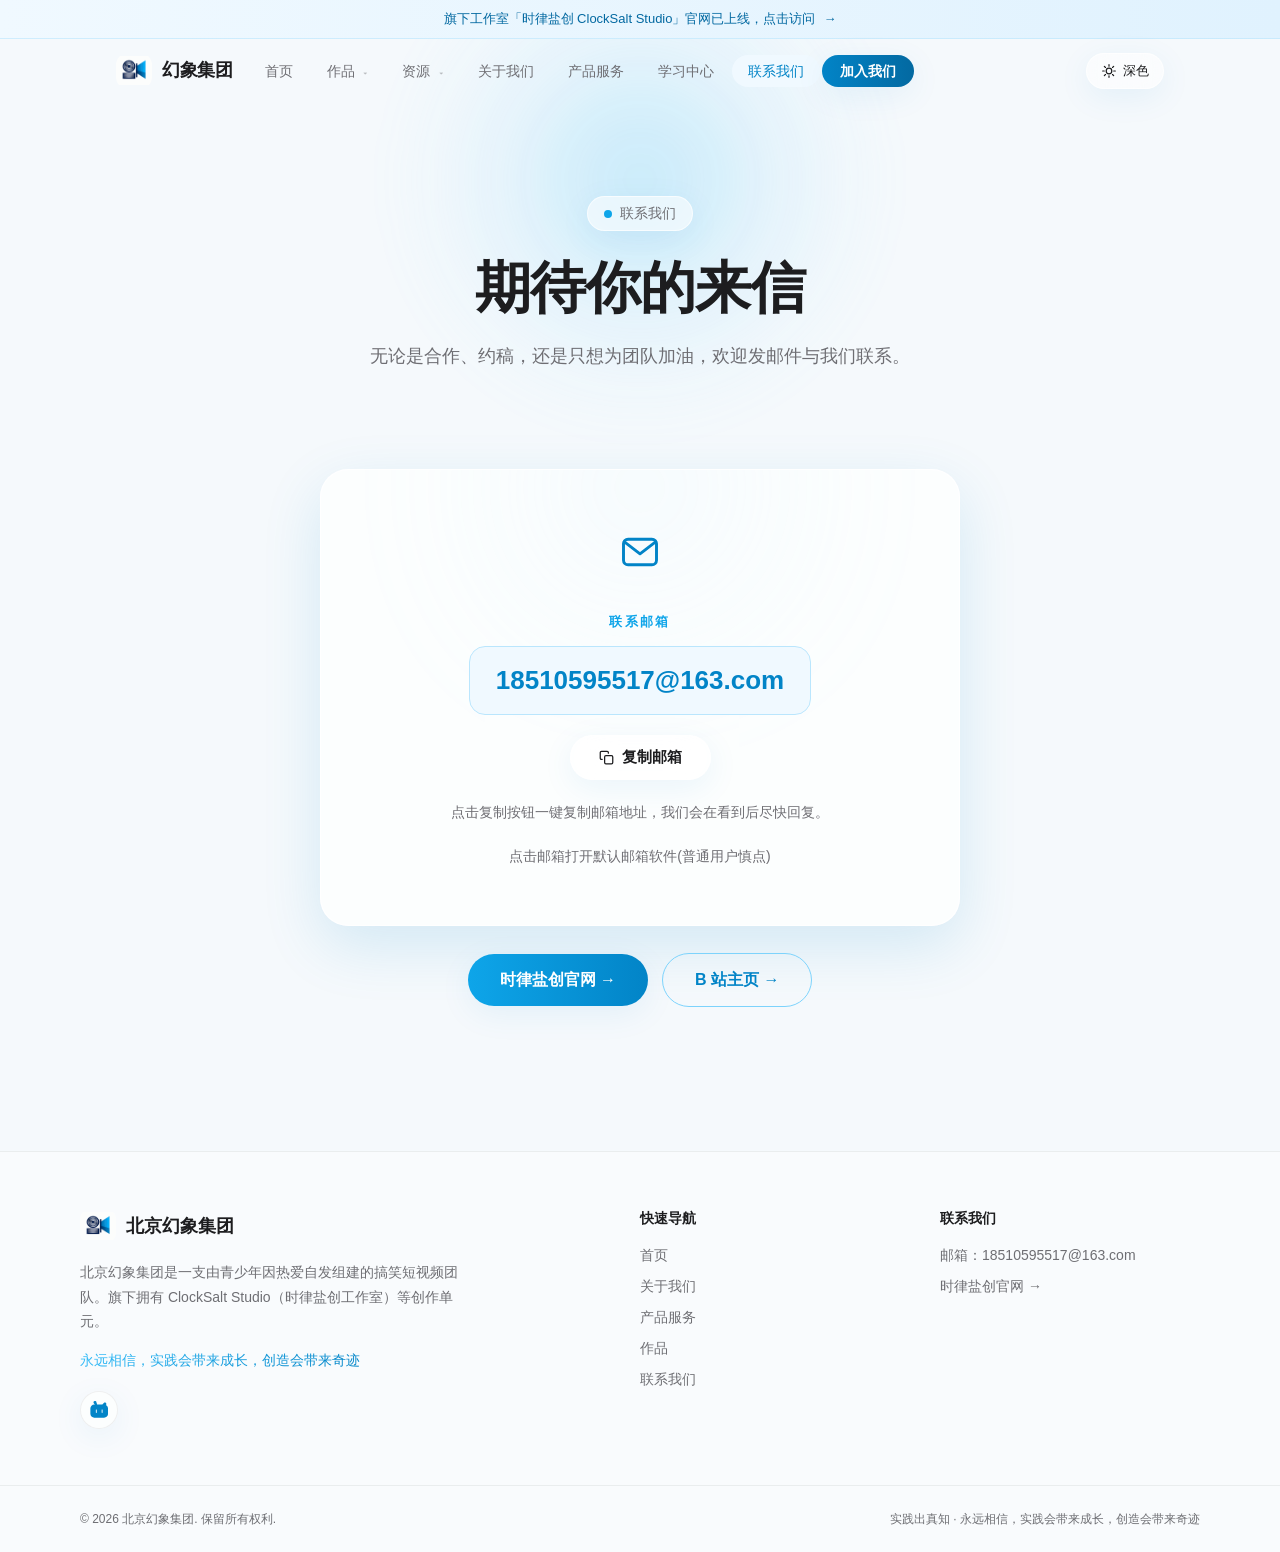
<file: contact.html>
<!DOCTYPE html>
<html lang="zh-CN">
<head>
  <meta charset="UTF-8" />
  <meta name="viewport" content="width=device-width, initial-scale=1.0" />
  <title>联系我们 —— 北京幻象集团</title>
  <meta name="description" content="无论是合作还是想为团队加油，欢迎来信联系幻象集团。" />
  <link rel="icon" type="image/svg+xml" href="assets/logo-huanxiang.png" />
  <link rel="stylesheet" href="css/style.css" />
  <!-- 主题初始化：防闪烁，先于 CSS 执行 -->
  <script>
    (function () {
      try {
        var stored = localStorage.getItem('theme');
        var dark = stored === 'dark' || (!stored && window.matchMedia && window.matchMedia('(prefers-color-scheme: dark)').matches);
        if (dark) document.documentElement.setAttribute('data-theme', 'dark');
      } catch (e) { /* 隐私模式等异常时保持浅色 */ }
    })();
  </script>
</head>
<body>

  <!-- ===== 顶部公告条 + 导航栏 ===== -->
  <header class="navbar">
    <a class="announce-strip" href="https://clocksalt1312.github.io" target="_blank" rel="noopener noreferrer">
      旗下工作室「时律盐创 ClockSalt Studio」官网已上线，点击访问 <span class="arrow">→</span>
    </a>
    <nav class="navbar-inner">
      <a href="index.html" class="nav-logo">
        <img src="assets/logo-huanxiang.png" alt="北京幻象集团 Logo" />
        <span>幻象集团</span>
      </a>
      <ul class="nav-links">
        <li><a href="index.html">首页</a></li>
        <li class="has-dropdown">
          <a href="works.html">作品 <span class="caret">▾</span></a>
          <div class="nav-dropdown glass-strong">
            <a class="nav-dropdown-link" href="https://space.bilibili.com/3494359196502977/lists/8658534?type=season" target="_blank" rel="noopener">《公园瞎晃实录》<span class="tag-new">NEW</span></a>
            <a class="nav-dropdown-link" href="https://space.bilibili.com/3494359196502977/lists/5940657?type=season" target="_blank" rel="noopener">《逃单惊魂》</a>
            <a class="nav-dropdown-link" href="https://space.bilibili.com/3494359196502977/lists/5930737?type=season" target="_blank" rel="noopener">《奶龙风云1》</a>
            <a class="nav-dropdown-link" href="https://www.bilibili.com/video/BV1JXviBsEmG" target="_blank" rel="noopener">《过年》</a>
            <a class="nav-dropdown-link" href="https://www.bilibili.com/video/BV12yfXBuE7D" target="_blank" rel="noopener">《铁门漂流记》</a>
            <div class="nav-dropdown-footer">
              <a href="works.html">查看全部作品 →</a>
            </div>
          </div>
        </li>
        <li class="has-dropdown">
          <a href="resources.html">资源 <span class="caret">▾</span></a>
          <div class="nav-dropdown glass-strong">
            <a class="nav-dropdown-link" href="https://1849677050.share.123pan.cn/123pan/cn3ovd-76NW3?pwd=OpSl#" target="_blank" rel="noopener">《公园瞎晃实录》系列资源<span class="tag-new">NEW</span></a>
            <a class="nav-dropdown-link" href="https://1849677050.share.123pan.cn/123pan/cn3ovd-cGKn3?pwd=TtZl#" target="_blank" rel="noopener">《逃单惊魂》系列资源</a>
            <a class="nav-dropdown-link" href="https://1849677050.share.123pan.cn/123pan/cn3ovd-40o23?pwd=vuzb#" target="_blank" rel="noopener">《奶龙风云1》系列资源</a>
            <a class="nav-dropdown-link" href="https://1849677050.share.123pan.cn/123pan/cn3ovd-Yn623?pwd=z4V4#" target="_blank" rel="noopener">《过年》资源</a>
            <a class="nav-dropdown-link" href="https://1849677050.share.123pan.cn/123pan/cn3ovd-jhN23?pwd=LyRt#" target="_blank" rel="noopener">《铁门漂流记》资源</a>
            <div class="nav-dropdown-footer">
              <a href="resources.html">查看全部资源 →</a>
            </div>
          </div>
        </li>
        <li><a href="about.html">关于我们</a></li>
        <li><a href="services.html">产品服务</a></li>
        <li><a href="learning.html">学习中心</a></li>
        <li><a href="contact.html" class="active">联系我们</a></li>
        <li><a href="https://clocksalt1312.github.io/jobs.html" target="_blank" rel="noopener" class="btn-jobs">加入我们</a></li>
      </ul>
      <div class="nav-right">
        <button type="button" class="theme-toggle" id="theme-toggle" aria-label="切换深色模式" title="切换深色/浅色模式">
          <svg class="icon-sun" viewBox="0 0 24 24"><circle cx="12" cy="12" r="4.2"/><path d="M12 2.5v2.4M12 19.1v2.4M2.5 12h2.4M19.1 12h2.4M5 5l1.7 1.7M17.3 17.3L19 19M19 5l-1.7 1.7M6.7 17.3L5 19"/></svg>
          <svg class="icon-moon" viewBox="0 0 24 24"><path d="M20.5 14.1A8.5 8.5 0 1 1 9.9 3.5a7 7 0 0 0 10.6 10.6z"/></svg>
          <span class="theme-label">深色</span>
        </button>
        <button class="hamburger" aria-label="切换菜单">
          <span class="bars"><span class="bar"></span><span class="bar"></span><span class="bar"></span></span>
        </button>
      </div>
    </nav>
    <div class="mobile-menu">
      <ul class="mobile-menu-list glass-strong">
        <li><a href="index.html">首页</a></li>
        <li><a href="about.html">关于我们</a></li>
        <li><a href="services.html">产品服务</a></li>
        <li><a href="works.html">作品</a></li>
        <li><a href="resources.html">资源</a></li>
        <li><a href="contact.html" class="active">联系我们</a></li>
        <li><a href="learning.html">学习中心</a></li>
        <li style="list-style:none;">
          <button type="button" class="m-theme-toggle" id="m-theme-toggle" aria-label="切换深色模式">
            <svg class="icon-sun" viewBox="0 0 24 24"><circle cx="12" cy="12" r="4.2"/><path d="M12 2.5v2.4M12 19.1v2.4M2.5 12h2.4M19.1 12h2.4M5 5l1.7 1.7M17.3 17.3L19 19M19 5l-1.7 1.7M6.7 17.3L5 19"/></svg>
            <svg class="icon-moon" viewBox="0 0 24 24"><path d="M20.5 14.1A8.5 8.5 0 1 1 9.9 3.5a7 7 0 0 0 10.6 10.6z"/></svg>
            <span class="m-theme-label">深色模式</span>
          </button>
        </li>
        <li><a href="https://clocksalt1312.github.io/jobs.html" target="_blank" rel="noopener" class="m-cta" style="background:linear-gradient(90deg, #0284c7, #0369a1);">加入我们</a></li>
      </ul>
    </div>
  </header>

  <main class="page-top">
    <!-- ===== 头部 ===== -->
    <section class="page-head container">
      <div class="reveal mb-pill">
        <span class="pill glass">
          <span class="dot"></span>
          联系我们
        </span>
      </div>
      <div class="reveal" data-delay="80">
        <h1>期待你的来信</h1>
      </div>
      <div class="reveal" data-delay="160">
        <p class="lead">无论是合作、约稿，还是只想为团队加油，欢迎发邮件与我们联系。</p>
      </div>
    </section>

    <!-- ===== 联系邮箱（精简版） ===== -->
    <section class="section container">
      <div class="contact-simple">
        <div class="reveal">
          <div class="card glass-strong email-card">
            <div class="aurora" style="width:24vw;height:24vw;top:-30%;left:50%;transform:translateX(-50%);background:radial-gradient(circle, #bae6fd, transparent 70%);"></div>
            <div class="ec-icon" style="position:relative;">
              <svg width="44" height="44" viewBox="0 0 24 24" fill="none" stroke="var(--mirage-600)" stroke-width="1.6" stroke-linecap="round" stroke-linejoin="round">
                <rect x="3" y="5" width="18" height="14" rx="2.5"/>
                <path d="M3.5 6.5L12 13l8.5-6.5"/>
              </svg>
            </div>
            <p class="ec-label">联系邮箱</p>
            <a href="mailto:18510595517@163.com" class="ec-addr">18510595517@163.com</a>
            <div style="margin-top:20px; position:relative;">
              <button id="copy-email" type="button" class="btn btn-glass" style="gap:8px;">
                <svg width="15" height="15" viewBox="0 0 24 24" fill="none" stroke="currentColor" stroke-width="2" stroke-linecap="round" stroke-linejoin="round">
                  <rect x="9" y="9" width="13" height="13" rx="2"></rect>
                  <path d="M5 15H4a2 2 0 0 1-2-2V4a2 2 0 0 1 2-2h9a2 2 0 0 1 2 2v1"></path>
                </svg>
                <span id="copy-label">复制邮箱</span>
              </button>
            </div>
            <p class="ec-hint">点击复制按钮一键复制邮箱地址，我们会在看到后尽快回复。</p>
            <p class="ec-hint">点击邮箱打开默认邮箱软件(普通用户慎点)</p>
          </div>
        </div>
        <div class="reveal" data-delay="120">
          <div class="contact-links-row">
            <a href="https://clocksalt1312.github.io" target="_blank" rel="noopener noreferrer" class="btn btn-primary btn-lg">时律盐创官网 →</a>
            <a href="https://space.bilibili.com/3494359196502977?spm_id_from=333.1007.0.0" target="_blank" rel="noopener noreferrer" class="btn btn-outline btn-lg">B 站主页 →</a>
          </div>
        </div>
      </div>
    </section>
  </main>

  <!-- ===== 页脚 ===== -->
  <footer class="footer">
    <div class="container footer-grid">
      <div class="footer-brand">
        <div class="footer-logo-row">
          <img src="assets/logo-huanxiang.png" alt="北京幻象集团 Logo" />
          <span>北京幻象集团</span>
        </div>
        <p class="footer-intro">北京幻象集团是一支由青少年因热爱自发组建的搞笑短视频团队。旗下拥有 ClockSalt Studio（时律盐创工作室）等创作单元。</p>
        <p class="footer-manifesto text-gradient">永远相信，实践会带来成长，创造会带来奇迹</p>
        <div class="social-icons">
          <a class="social-icon" href="https://space.bilibili.com/3494359196502977?spm_id_from=333.1007.0.0" target="_blank" rel="noopener" aria-label="哔哩哔哩主页">
            <svg viewBox="0 0 24 24" fill="currentColor" xmlns="http://www.w3.org/2000/svg">
              <path d="M17.813 4.653h.854c1.51.054 2.769.578 3.773 1.574 1 1.012 1.594 2.298 1.585 3.85v6.845c0 1.546-.5 2.833-1.5 3.86-1 1.012-2.257 1.57-3.771 1.574H5.74c-1.515-.005-2.769-.563-3.771-1.574C1 19.755.5 18.468.5 16.922v-6.846c0-1.55.5-2.836 1.5-3.85 1.002-.996 2.256-1.52 3.771-1.573h.854l-1.355-1.295c-.39-.39-.595-.857-.595-1.43 0-.572.205-1.04.595-1.43.39-.39.857-.585 1.43-.585.572 0 1.04.195 1.43.585L9.553 4.65h6.93l1.928-1.928c.39-.39.857-.585 1.43-.585.572 0 1.04.195 1.43.585.39.39.585.857.585 1.43 0 .572-.195 1.04-.585 1.43l-1.355 1.297zm-9.4 6.745c-.39 0-.595.196-.595.586v3.34c0 .39.205.586.595.586.39 0 .586-.196.586-.586v-3.34c0-.39-.195-.586-.586-.586zm7.74 0c-.39 0-.586.196-.586.586v3.34c0 .39.195.586.586.586.39 0 .585-.196.585-.586v-3.34c0-.39-.195-.586-.585-.586z"/>
            </svg>
          </a>
        </div>
      </div>
      <div>
        <h4>快速导航</h4>
        <ul class="footer-links">
          <li><a href="index.html">首页</a></li>
          <li><a href="about.html">关于我们</a></li>
          <li><a href="services.html">产品服务</a></li>
          <li><a href="works.html">作品</a></li>
          <li><a href="contact.html">联系我们</a></li>
        </ul>
      </div>
      <div>
        <h4>联系我们</h4>
        <ul class="footer-links">
          <li>邮箱：<a href="mailto:18510595517@163.com">18510595517@163.com</a></li>
          <li><a href="https://clocksalt1312.github.io" target="_blank" rel="noopener noreferrer">时律盐创官网 →</a></li>
        </ul>
      </div>
    </div>
    <div class="footer-bottom">
      <div class="container footer-bottom-inner">
        <p>© 2026 北京幻象集团. 保留所有权利.</p>
        <p>实践出真知 · 永远相信，实践会带来成长，创造会带来奇迹</p>
      </div>
    </div>
  </footer>

  <script src="js/main.js"></script>
</body>
</html>
</file>
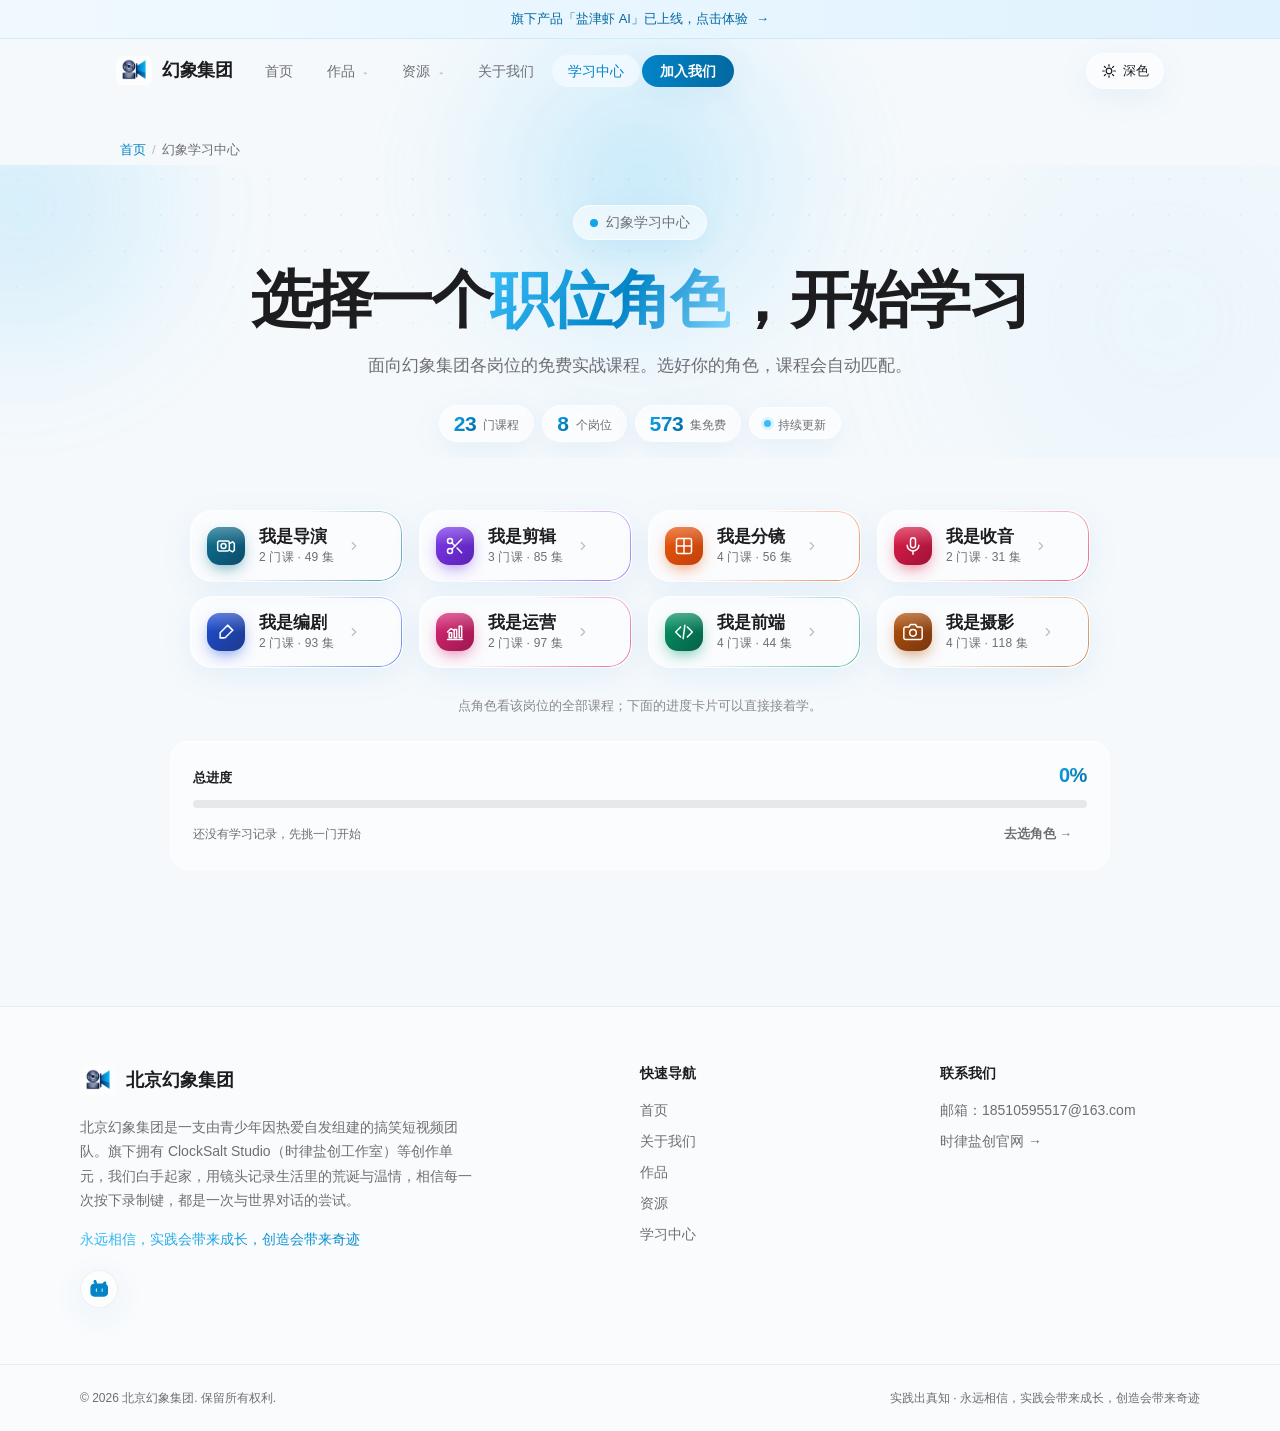
<file: learning.html>
<!DOCTYPE html>
<html lang="zh-CN">
<head>
  <meta charset="UTF-8" />
  <meta name="viewport" content="width=device-width, initial-scale=1.0" />
  <title>幻象学习中心 —— 北京幻象集团</title>
  <meta name="description" content="幻象学习中心：面向导演、剪辑、分镜、收音、编剧、运营、前端、摄影等岗位的免费实战课程中心，23 门课 573 集。" />
  <link rel="icon" type="image/svg+xml" href="assets/logo-huanxiang.png" />
  <!-- 网络优化：封面默认同站直连；仅在同站缺图时才回落 jsDelivr，故只做便宜 DNS 预取 -->
  <link rel="dns-prefetch" href="https://cdn.jsdelivr.net" />
  <link rel="dns-prefetch" href="https://fastly.jsdelivr.net" />
  <link rel="dns-prefetch" href="https://player.bilibili.com" />
  <link rel="stylesheet" href="css/style.css" />
  <link rel="stylesheet" href="css/learning.css" />
  <!-- 主题初始化：防闪烁，先于 CSS 执行 -->
  <script>
    (function () {
      try {
        var stored = localStorage.getItem('theme');
        var dark = stored === 'dark' || (!stored && window.matchMedia && window.matchMedia('(prefers-color-scheme: dark)').matches);
        if (dark) document.documentElement.setAttribute('data-theme', 'dark');
      } catch (e) { /* 隐私模式等异常时保持浅色 */ }
    })();
  </script>
</head>
<body>

  <!-- ===== 顶部公告条 + 导航栏 ===== -->
  <header class="navbar">
    <a class="announce-strip" href="https://clocksalt1312.github.io/yajinxia.html" target="_blank" rel="noopener noreferrer">
      旗下产品「盐津虾 AI」已上线，点击体验 <span class="arrow">→</span>
    </a>
    <nav class="navbar-inner">
      <a href="index.html" class="nav-logo">
        <img src="assets/logo-huanxiang.png" alt="北京幻象集团 Logo" />
        <span>幻象集团</span>
      </a>
      <ul class="nav-links">
        <li><a href="index.html">首页</a></li>
        <li class="has-dropdown">
          <a href="works.html">作品 <span class="caret">▾</span></a>
          <div class="nav-dropdown glass-strong">
            <a class="nav-dropdown-link" href="https://space.bilibili.com/3494359196502977/lists/8658534?type=season" target="_blank" rel="noopener">《公园瞎晃实录》<span class="tag-new">NEW</span></a>
            <a class="nav-dropdown-link" href="https://space.bilibili.com/3494359196502977/lists/5940657?type=season" target="_blank" rel="noopener">《逃单惊魂》</a>
            <a class="nav-dropdown-link" href="https://space.bilibili.com/3494359196502977/lists/5930737?type=season" target="_blank" rel="noopener">《奶龙风云1》</a>
            <a class="nav-dropdown-link" href="https://www.bilibili.com/video/BV1JXviBsEmG" target="_blank" rel="noopener">《过年》</a>
            <a class="nav-dropdown-link" href="https://www.bilibili.com/video/BV12yfXBuE7D" target="_blank" rel="noopener">《铁门漂流记》</a>
            <div class="nav-dropdown-footer">
              <a href="works.html">查看全部作品 →</a>
            </div>
          </div>
        </li>
        <li class="has-dropdown">
          <a href="resources.html">资源 <span class="caret">▾</span></a>
          <div class="nav-dropdown glass-strong">
            <a class="nav-dropdown-link" href="https://1849677050.share.123pan.cn/123pan/cn3ovd-76NW3?pwd=OpSl#" target="_blank" rel="noopener">《公园瞎晃实录》系列资源<span class="tag-new">NEW</span></a>
            <a class="nav-dropdown-link" href="https://1849677050.share.123pan.cn/123pan/cn3ovd-cGKn3?pwd=TtZl#" target="_blank" rel="noopener">《逃单惊魂》系列资源</a>
            <a class="nav-dropdown-link" href="https://1849677050.share.123pan.cn/123pan/cn3ovd-40o23?pwd=vuzb#" target="_blank" rel="noopener">《奶龙风云1》系列资源</a>
            <a class="nav-dropdown-link" href="https://1849677050.share.123pan.cn/123pan/cn3ovd-Yn623?pwd=z4V4#" target="_blank" rel="noopener">《过年》资源</a>
            <a class="nav-dropdown-link" href="https://1849677050.share.123pan.cn/123pan/cn3ovd-jhN23?pwd=LyRt#" target="_blank" rel="noopener">《铁门漂流记》资源</a>
            <div class="nav-dropdown-footer">
              <a href="resources.html">查看全部资源 →</a>
            </div>
          </div>
        </li>
        <li><a href="about.html">关于我们</a></li>
        <li><a href="learning.html" class="active">学习中心</a></li>
        <li><a href="https://clocksalt1312.github.io/jobs.html" target="_blank" rel="noopener" class="btn-jobs">加入我们</a></li>
      </ul>
      <div class="nav-right">
        <button type="button" class="theme-toggle" id="theme-toggle" aria-label="切换深色模式" title="切换深色/浅色模式">
          <svg class="icon-sun" viewBox="0 0 24 24"><circle cx="12" cy="12" r="4.2"/><path d="M12 2.5v2.4M12 19.1v2.4M2.5 12h2.4M19.1 12h2.4M5 5l1.7 1.7M17.3 17.3L19 19M19 5l-1.7 1.7M6.7 17.3L5 19"/></svg>
          <svg class="icon-moon" viewBox="0 0 24 24"><path d="M20.5 14.1A8.5 8.5 0 1 1 9.9 3.5a7 7 0 0 0 10.6 10.6z"/></svg>
          <span class="theme-label">深色</span>
        </button>
        <button class="hamburger" aria-label="切换菜单">
          <span class="bars"><span class="bar"></span><span class="bar"></span><span class="bar"></span></span>
        </button>
      </div>
    </nav>
    <div class="mobile-menu">
      <ul class="mobile-menu-list glass-strong">
        <li><a href="index.html">首页</a></li>
        <li><a href="about.html">关于我们</a></li>
        <li><a href="works.html">作品</a></li>
        <li><a href="resources.html">资源</a></li>
        <li><a href="learning.html" class="active">学习中心</a></li>
        <li style="list-style:none;">
          <button type="button" class="m-theme-toggle" id="m-theme-toggle" aria-label="切换深色模式">
            <svg class="icon-sun" viewBox="0 0 24 24"><circle cx="12" cy="12" r="4.2"/><path d="M12 2.5v2.4M12 19.1v2.4M2.5 12h2.4M19.1 12h2.4M5 5l1.7 1.7M17.3 17.3L19 19M19 5l-1.7 1.7M6.7 17.3L5 19"/></svg>
            <svg class="icon-moon" viewBox="0 0 24 24"><path d="M20.5 14.1A8.5 8.5 0 1 1 9.9 3.5a7 7 0 0 0 10.6 10.6z"/></svg>
            <span class="m-theme-label">深色模式</span>
          </button>
        </li>
        <li><a href="https://clocksalt1312.github.io/jobs.html" target="_blank" rel="noopener" class="m-cta" style="background:linear-gradient(90deg, #0284c7, #0369a1);">加入我们</a></li>
      </ul>
    </div>
  </header>

  <main class="lc-main">

    <!-- 层级提示条：第2层 职位选择 -->
    <div class="lc-crumb" id="lc-crumb">
      <a href="index.html">首页</a>
      <span class="crumb-sep">/</span>
      <span>幻象学习中心</span>
    </div>

    <!-- ========== 第2层：职位选择（气泡） ========== -->
    <section class="lc-view is-active" id="view-role" data-view="role">
      <div class="lc-hero">
        <div class="aurora" style="width:38vw;height:38vw;top:-30%;right:-10%;background:radial-gradient(circle, var(--mirage-200), transparent 70%);"></div>
        <div class="lc-hero-glow" id="lc-hero-glow"></div>
        <div class="reveal mb-pill">
          <span class="pill glass"><span class="dot"></span>幻象学习中心</span>
        </div>
        <h1 class="lc-title">选择一个<span class="grad">职位角色</span>，<br class="lc-br-mobile" />开始学习</h1>
        <p class="lc-subtitle">面向幻象集团各岗位的免费实战课程。选好你的角色，课程会自动匹配。</p>
        <div class="lc-stats">
          <span class="stat"><span class="stat-num" id="lc-stat-courses">23</span><span class="stat-label">门课程</span></span>
          <span class="stat"><span class="stat-num" id="lc-stat-roles">8</span><span class="stat-label">个岗位</span></span>
          <span class="stat"><span class="stat-num" id="lc-stat-eps">573</span><span class="stat-label">集免费</span></span>
          <span class="stat"><span class="stat-dot"></span><span class="stat-label">持续更新</span></span>
        </div>
      </div>

      <!-- 8 个职位角色气泡：由 learning.js 按 LEARNING.roles 渲染（主题色 + SVG 图标 + 课程数 + 漂浮动画） -->
      <div class="role-bubbles" id="role-bubbles"></div>

      <p class="lc-hint">点角色看该岗位的全部课程；下面的进度卡片可以直接接着学。</p>

      <!-- 课程进度：只列学过的课，一行两个；一门都没开始则整块隐藏（由 learning.js 渲染） -->
      <section class="lc-prog" id="lc-prog" aria-labelledby="lc-prog-title">
        <div class="lc-prog-head">
          <h2 class="lc-prog-title" id="lc-prog-title">课程进度</h2>
          <span class="lc-prog-note" id="lc-prog-note"></span>
        </div>
        <div class="lc-prog-grid" id="lc-prog-grid"></div>
      </section>

      <!-- 总进度：放在这一层最底部 -->
      <section class="lc-total" id="lc-total" aria-labelledby="lc-total-label">
        <div class="lc-total-top">
          <span class="lc-total-label" id="lc-total-label">总进度</span>
          <span class="lc-total-pct" id="lc-total-pct">0%</span>
        </div>
        <div class="lc-total-bar" role="progressbar" aria-valuemin="0" aria-valuemax="100" aria-valuenow="0" id="lc-total-bar">
          <span class="lc-total-fill" id="lc-total-fill"></span>
        </div>
        <div class="lc-total-foot">
          <span class="lc-total-sub" id="lc-total-sub">还没有学习记录，先挑一门开始</span>
          <button type="button" class="lc-total-go" id="lc-total-go">去选角色 →</button>
        </div>
        <p class="lc-total-time" id="lc-total-time"></p>
      </section>
    </section>

    <!-- ========== 第3层：课程列表 ========== -->
    <section class="lc-view" id="view-courses" data-view="courses">
      <div class="lc-view-head">
        <button type="button" class="lc-back" data-back="role">
          <svg viewBox="0 0 24 24"><path d="M15 5l-7 7 7 7"/></svg>返回角色
        </button>
        <div>
          <h2 class="lc-page-title" id="courses-role-name">课程列表</h2>
          <p class="lc-page-desc" id="courses-role-desc"></p>
        </div>
        <label class="lc-search">
          <svg viewBox="0 0 24 24"><circle cx="11" cy="11" r="7"/><path d="M21 21l-4.3-4.3"/></svg>
          <input type="search" id="lc-search-input" placeholder="搜索课程名…" autocomplete="off" />
          <button type="button" class="lc-search-clear" id="lc-search-clear" aria-label="清空">×</button>
        </label>
      </div>

      <!-- 课程列表（按职位平铺，无分类筛选） -->
      <div class="course-grid" id="course-grid"></div>
    </section>

    <!-- ========== 第4层：课程详情 ========== -->
    <section class="lc-view" id="view-detail" data-view="detail">
      <div class="lc-view-head">
        <button type="button" class="lc-back" data-back="courses">
          <svg viewBox="0 0 24 24"><path d="M15 5l-7 7 7 7"/></svg>返回课程
        </button>
        <div>
          <h2 class="lc-page-title" id="detail-title">课程详情</h2>
        </div>
      </div>

      <div class="detail-grid">
        <div class="detail-main">
          <div class="card glass-strong detail-intro-card">
            <div class="detail-cover" id="detail-cover">
              <span class="cover-tag" id="detail-cover-tag"></span>
              <h3 id="detail-name" class="detail-name"></h3>
            </div>
            <p id="detail-brief" class="detail-brief"></p>
            <div class="detail-stats">
              <span class="ds-item"><span class="ds-num" id="detail-stat-eps">0</span> 集</span>
              <span class="ds-item"><span class="ds-num" id="detail-stat-watched">0</span> 已学</span>
              <span class="ds-item">分类：<span class="ds-num" id="detail-stat-cat">—</span></span>
              <span class="ds-item">来源：<span class="ds-num">哔哩哔哩</span></span>
            </div>
          </div>

          <!-- 顶部信息区：简介/需求/目标/工具 -->
          <div class="detail-sections">
            <div class="card glass detail-block">
              <h4>课程简介</h4>
              <p id="detail-intro" class="detail-p"></p>
            </div>
            <div class="card glass detail-block">
              <h4>课程需求</h4>
              <ul id="detail-req" class="detail-list"></ul>
            </div>
            <div class="card glass detail-block">
              <h4>课程目标</h4>
              <ul id="detail-goals" class="detail-list"></ul>
            </div>
            <div class="card glass detail-block">
              <h4>准备工具</h4>
              <ul id="detail-tools" class="detail-list tools"></ul>
            </div>
            <!-- 配套资料（课程配置了 material 链接时显示，未配置自动隐藏） -->
            <div class="card glass detail-block" id="detail-material" hidden>
              <h4>配套资料</h4>
              <p id="detail-material-desc" class="detail-p"></p>
              <a id="detail-material-link" class="lc-material-btn" href="#" target="_blank" rel="noopener">下载配套资料</a>
            </div>
          </div>
        </div>

        <!-- 选集列表 -->
        <aside class="detail-side">
          <h4 class="side-title">课程选集<span class="side-count" id="detail-side-count">0 集</span></h4>
          <div class="episode-list" id="episode-list"></div>
        </aside>
      </div>
    </section>

    <!-- ========== 第5层：视频播放 ========== -->
    <section class="lc-view" id="view-player" data-view="player">
      <div class="lc-view-head">
        <button type="button" class="lc-back" data-back="detail">
          <svg viewBox="0 0 24 24"><path d="M15 5l-7 7 7 7"/></svg>返回课程
        </button>
        <div>
          <h2 class="lc-page-title" id="player-course-name">课程播放</h2>
          <p class="lc-page-desc" id="player-ep-title"></p>
        </div>
      </div>

      <div class="player-layout">
        <!-- 左：B 站官方播放器（iframe 嵌入，bvid 与 page 由当前选集决定） -->
        <div class="player-main">
          <div class="player-frame-wrap">
            <iframe
              id="player-frame"
              class="player-frame"
              src=""
              title="课程视频"
              scrolling="no"
              border="0"
              frameborder="no"
              framespacing="0"
              allowfullscreen="true"
              loading="lazy"></iframe>
          </div>
          <div class="card glass player-note">
            <h4 id="player-ep-name">本节课</h4>
            <p id="player-ep-desc" class="detail-p"></p>
          </div>
        </div>

        <!-- 右：课程简介 + 选集 -->
        <aside class="player-side">
          <div class="card glass player-course-info">
            <h4>课程介绍</h4>
            <p id="player-course-brief" class="detail-p"></p>
          </div>
          <h4 class="side-title" style="margin-top:28px;">选集<span class="side-count" id="player-side-count">0 集</span></h4>
          <div class="episode-list" id="player-episode-list"></div>
        </aside>
      </div>
    </section>

  </main>

  <!-- ===== 页脚 ===== -->
  <footer class="footer">
    <div class="container footer-grid">
      <div class="footer-brand">
        <div class="footer-logo-row">
          <img src="assets/logo-huanxiang.png" alt="北京幻象集团 Logo" />
          <span>北京幻象集团</span>
        </div>
        <p class="footer-intro">北京幻象集团是一支由青少年因热爱自发组建的搞笑短视频团队。旗下拥有 ClockSalt Studio（时律盐创工作室）等创作单元，我们白手起家，用镜头记录生活里的荒诞与温情，相信每一次按下录制键，都是一次与世界对话的尝试。</p>
        <p class="footer-manifesto text-gradient">永远相信，实践会带来成长，创造会带来奇迹</p>
        <div class="social-icons">
          <a class="social-icon" href="https://space.bilibili.com/3494359196502977?spm_id_from=333.1007.0.0" target="_blank" rel="noopener" aria-label="哔哩哔哩主页">
            <svg viewBox="0 0 24 24" fill="currentColor" xmlns="http://www.w3.org/2000/svg">
              <path d="M17.813 4.653h.854c1.51.054 2.769.578 3.773 1.574 1 1.012 1.594 2.298 1.585 3.85v6.845c0 1.546-.5 2.833-1.5 3.86-1 1.012-2.257 1.57-3.771 1.574H5.74c-1.515-.005-2.769-.563-3.771-1.574C1 19.755.5 18.468.5 16.922v-6.846c0-1.55.5-2.836 1.5-3.85 1.002-.996 2.256-1.52 3.771-1.573h.854l-1.355-1.295c-.39-.39-.595-.857-.595-1.43 0-.572.205-1.04.595-1.43.39-.39.857-.585 1.43-.585.572 0 1.04.195 1.43.585L9.553 4.65h6.93l1.928-1.928c.39-.39.857-.585 1.43-.585.572 0 1.04.195 1.43.585.39.39.585.857.585 1.43 0 .572-.195 1.04-.585 1.43l-1.355 1.297zm-9.4 6.745c-.39 0-.595.196-.595.586v3.34c0 .39.205.586.595.586.39 0 .586-.196.586-.586v-3.34c0-.39-.195-.586-.586-.586zm7.74 0c-.39 0-.586.196-.586.586v3.34c0 .39.195.586.586.586.39 0 .585-.196.585-.586v-3.34c0-.39-.195-.586-.585-.586z"/>
            </svg>
          </a>
        </div>
      </div>
      <div>
        <h4>快速导航</h4>
        <ul class="footer-links">
          <li><a href="index.html">首页</a></li>
          <li><a href="about.html">关于我们</a></li>
          <li><a href="works.html">作品</a></li>
          <li><a href="resources.html">资源</a></li>
          <li><a href="learning.html">学习中心</a></li>
        </ul>
      </div>
      <div>
        <h4>联系我们</h4>
        <ul class="footer-links">
          <li>邮箱：<a href="mailto:18510595517@163.com">18510595517@163.com</a></li>
          <li><a href="https://clocksalt1312.github.io" target="_blank" rel="noopener noreferrer">时律盐创官网 →</a></li>
        </ul>
      </div>
    </div>
    <div class="footer-bottom">
      <div class="container footer-bottom-inner">
        <p>© 2026 北京幻象集团. 保留所有权利.</p>
        <p>实践出真知 · 永远相信，实践会带来成长，创造会带来奇迹</p>
      </div>
    </div>
  </footer>

  <script src="js/main.js" defer></script>
  <script src="js/learning.js" defer></script>
</body>
</html>
</file>
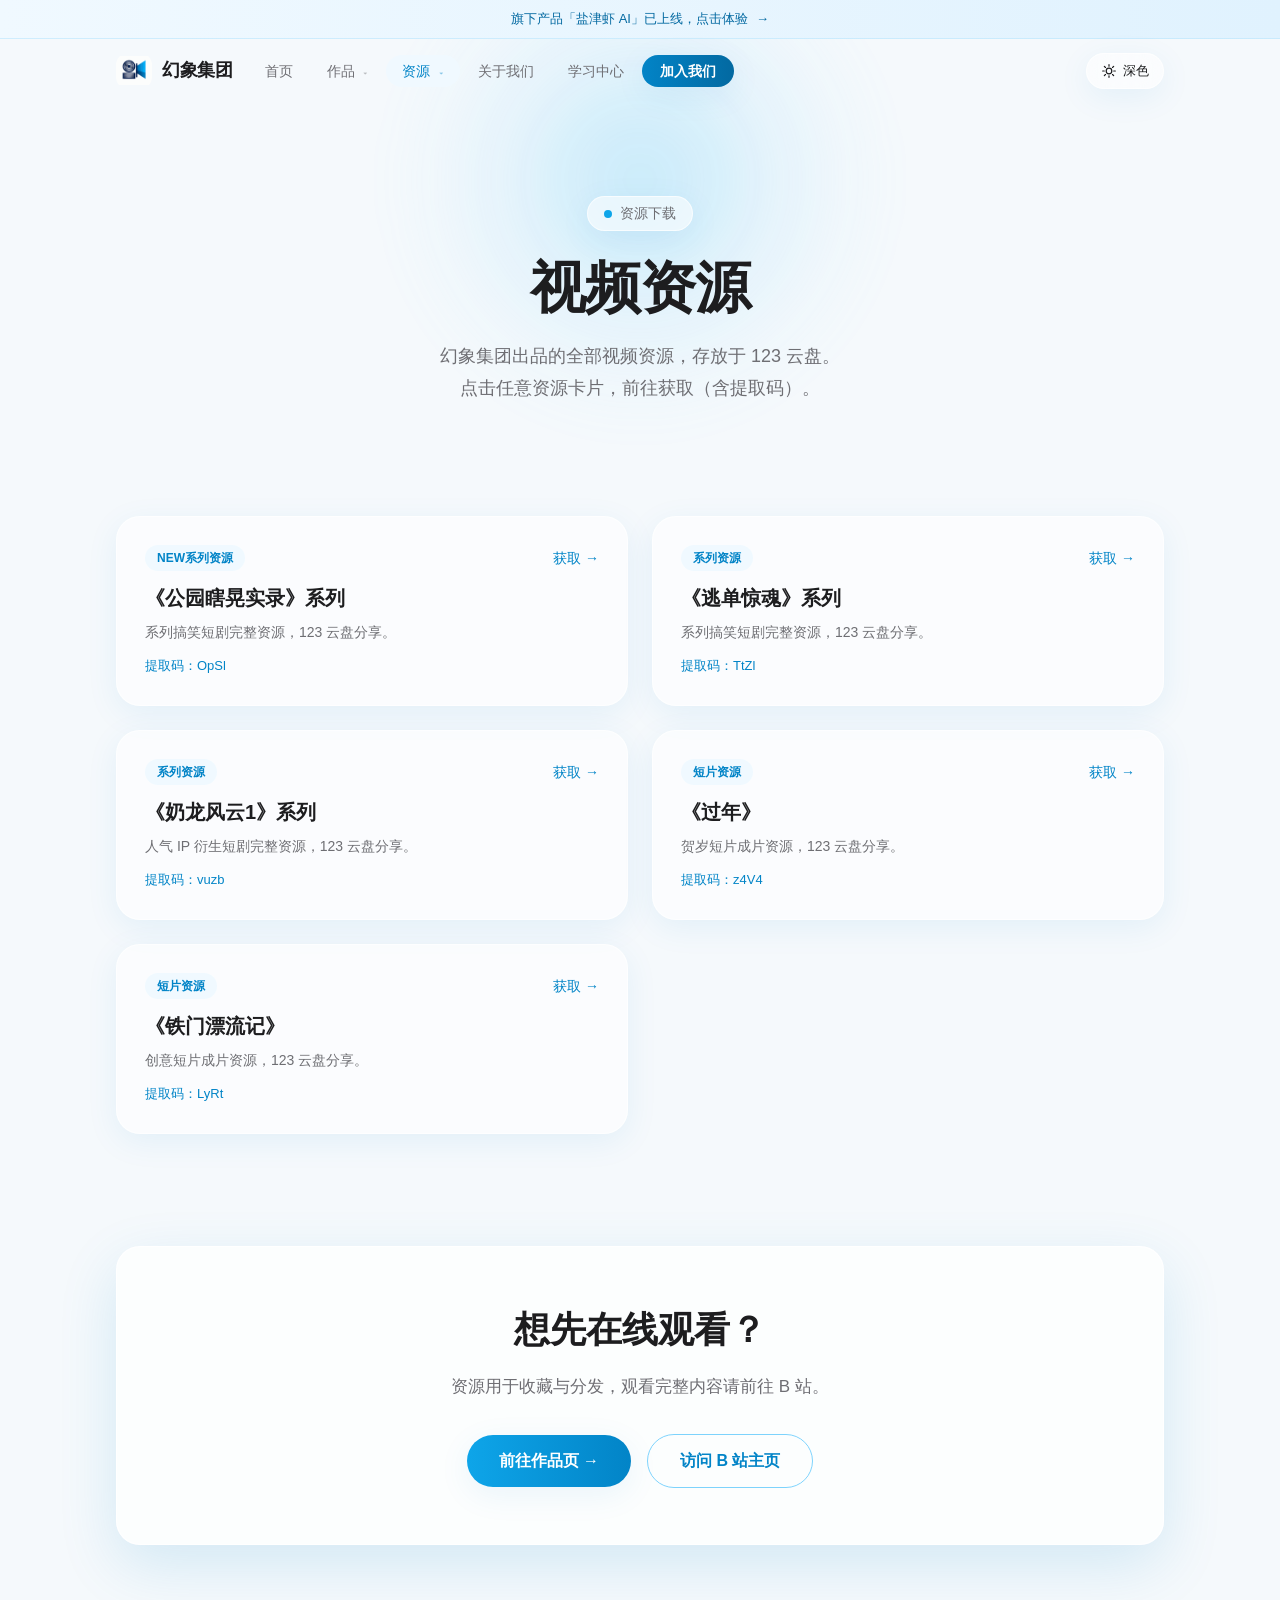
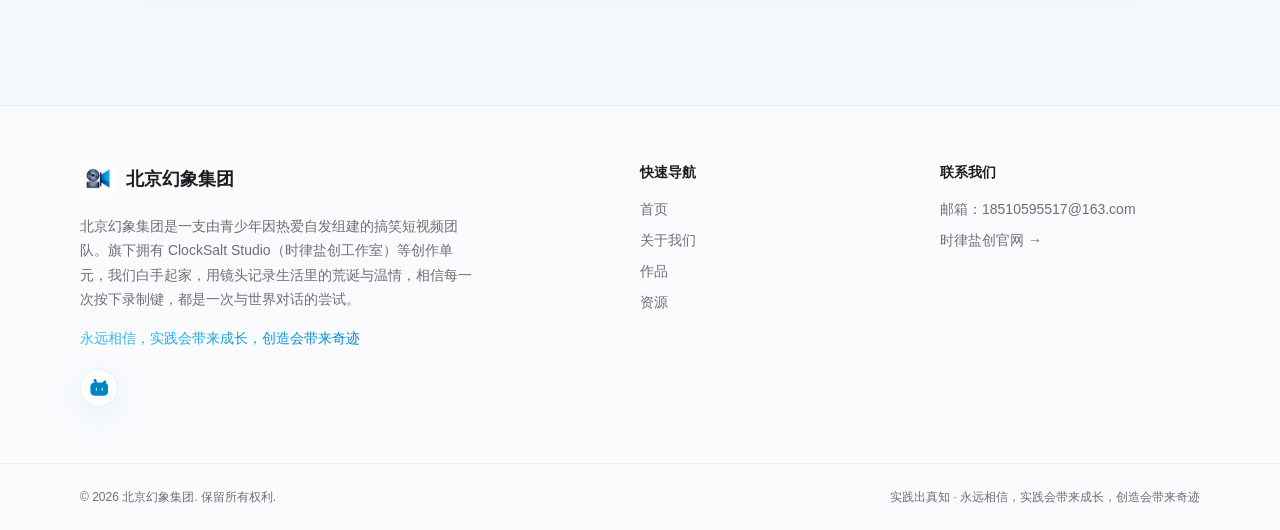
<file: resources.html>
<!DOCTYPE html>
<html lang="zh-CN">
<head>
  <meta charset="UTF-8" />
  <meta name="viewport" content="width=device-width, initial-scale=1.0" />
  <title>资源下载 —— 北京幻象集团</title>
  <meta name="description" content="幻象集团出品的全部视频资源下载。点击任意资源，前往 123 云盘获取文件。" />
  <link rel="icon" type="image/svg+xml" href="assets/logo-huanxiang.png" />
  <link rel="stylesheet" href="css/style.css" />
  <!-- 主题初始化：防闪烁，先于 CSS 执行 -->
  <script>
    (function () {
      try {
        var stored = localStorage.getItem('theme');
        var dark = stored === 'dark' || (!stored && window.matchMedia && window.matchMedia('(prefers-color-scheme: dark)').matches);
        if (dark) document.documentElement.setAttribute('data-theme', 'dark');
      } catch (e) { /* 隐私模式等异常时保持浅色 */ }
    })();
  </script>
</head>
<body>

  <!-- ===== 顶部公告条 + 导航栏 ===== -->
  <header class="navbar">
    <a class="announce-strip" href="https://clocksalt1312.github.io/yajinxia.html" target="_blank" rel="noopener noreferrer">
      旗下产品「盐津虾 AI」已上线，点击体验 <span class="arrow">→</span>
    </a>
    <nav class="navbar-inner">
      <a href="index.html" class="nav-logo">
        <img src="assets/logo-huanxiang.png" alt="北京幻象集团 Logo" />
        <span>幻象集团</span>
      </a>
      <ul class="nav-links">
        <li><a href="index.html">首页</a></li>
        <li class="has-dropdown">
          <a href="works.html">作品 <span class="caret">▾</span></a>
          <div class="nav-dropdown glass-strong">
            <a class="nav-dropdown-link" href="https://space.bilibili.com/3494359196502977/lists/8658534?type=season" target="_blank" rel="noopener">《公园瞎晃实录》<span class="tag-new">NEW</span></a>
            <a class="nav-dropdown-link" href="https://space.bilibili.com/3494359196502977/lists/5940657?type=season" target="_blank" rel="noopener">《逃单惊魂》</a>
            <a class="nav-dropdown-link" href="https://space.bilibili.com/3494359196502977/lists/5930737?type=season" target="_blank" rel="noopener">《奶龙风云1》</a>
            <a class="nav-dropdown-link" href="https://www.bilibili.com/video/BV1JXviBsEmG" target="_blank" rel="noopener">《过年》</a>
            <a class="nav-dropdown-link" href="https://www.bilibili.com/video/BV12yfXBuE7D" target="_blank" rel="noopener">《铁门漂流记》</a>
            <div class="nav-dropdown-footer">
              <a href="works.html">查看全部作品 →</a>
            </div>
          </div>
        </li>
        <li class="has-dropdown">
          <a href="resources.html" class="active">资源 <span class="caret">▾</span></a>
          <div class="nav-dropdown glass-strong">
            <a class="nav-dropdown-link" href="https://1849677050.share.123pan.cn/123pan/cn3ovd-76NW3?pwd=OpSl#" target="_blank" rel="noopener">《公园瞎晃实录》系列资源<span class="tag-new">NEW</span></a>
            <a class="nav-dropdown-link" href="https://1849677050.share.123pan.cn/123pan/cn3ovd-cGKn3?pwd=TtZl#" target="_blank" rel="noopener">《逃单惊魂》系列资源</a>
            <a class="nav-dropdown-link" href="https://1849677050.share.123pan.cn/123pan/cn3ovd-40o23?pwd=vuzb#" target="_blank" rel="noopener">《奶龙风云1》系列资源</a>
            <a class="nav-dropdown-link" href="https://1849677050.share.123pan.cn/123pan/cn3ovd-Yn623?pwd=z4V4#" target="_blank" rel="noopener">《过年》资源</a>
            <a class="nav-dropdown-link" href="https://1849677050.share.123pan.cn/123pan/cn3ovd-jhN23?pwd=LyRt#" target="_blank" rel="noopener">《铁门漂流记》资源</a>
            <div class="nav-dropdown-footer">
              <a href="resources.html">查看全部资源 →</a>
            </div>
          </div>
        </li>
        <li><a href="about.html">关于我们</a></li>
        <li><a href="learning.html">学习中心</a></li>
        <li><a href="https://clocksalt1312.github.io/jobs.html" target="_blank" rel="noopener" class="btn-jobs">加入我们</a></li>
      </ul>
      <div class="nav-right">
        <button type="button" class="theme-toggle" id="theme-toggle" aria-label="切换深色模式" title="切换深色/浅色模式">
          <svg class="icon-sun" viewBox="0 0 24 24"><circle cx="12" cy="12" r="4.2"/><path d="M12 2.5v2.4M12 19.1v2.4M2.5 12h2.4M19.1 12h2.4M5 5l1.7 1.7M17.3 17.3L19 19M19 5l-1.7 1.7M6.7 17.3L5 19"/></svg>
          <svg class="icon-moon" viewBox="0 0 24 24"><path d="M20.5 14.1A8.5 8.5 0 1 1 9.9 3.5a7 7 0 0 0 10.6 10.6z"/></svg>
          <span class="theme-label">深色</span>
        </button>
        <button class="hamburger" aria-label="切换菜单">
          <span class="bars"><span class="bar"></span><span class="bar"></span><span class="bar"></span></span>
        </button>
      </div>
    </nav>
    <div class="mobile-menu">
      <ul class="mobile-menu-list glass-strong">
        <li><a href="index.html">首页</a></li>
        <li><a href="about.html">关于我们</a></li>
        <li><a href="works.html">作品</a></li>
        <li><a href="resources.html" class="active">资源</a></li>
        <li><a href="learning.html">学习中心</a></li>
        <li style="list-style:none;">
          <button type="button" class="m-theme-toggle" id="m-theme-toggle" aria-label="切换深色模式">
            <svg class="icon-sun" viewBox="0 0 24 24"><circle cx="12" cy="12" r="4.2"/><path d="M12 2.5v2.4M12 19.1v2.4M2.5 12h2.4M19.1 12h2.4M5 5l1.7 1.7M17.3 17.3L19 19M19 5l-1.7 1.7M6.7 17.3L5 19"/></svg>
            <svg class="icon-moon" viewBox="0 0 24 24"><path d="M20.5 14.1A8.5 8.5 0 1 1 9.9 3.5a7 7 0 0 0 10.6 10.6z"/></svg>
            <span class="m-theme-label">深色模式</span>
          </button>
        </li>
        <li><a href="https://clocksalt1312.github.io/jobs.html" target="_blank" rel="noopener" class="m-cta" style="background:linear-gradient(90deg, #0284c7, #0369a1);">加入我们</a></li>
      </ul>
    </div>
  </header>

  <main class="page-top">
    <!-- ===== 头部 ===== -->
    <section class="page-head container">
      <div class="reveal mb-pill">
        <span class="pill glass">
          <span class="dot"></span>
          资源下载
        </span>
      </div>
      <div class="reveal" data-delay="80">
        <h1>视频<span class="grad">资源</span></h1>
      </div>
      <div class="reveal" data-delay="160">
        <p class="lead">幻象集团出品的全部视频资源，存放于 123 云盘。<br />点击任意资源卡片，前往获取（含提取码）。</p>
      </div>
    </section>

    <!-- ===== 资源网格 ===== -->
    <section class="section container">
      <div class="grid grid-2" style="margin-top:16px;">
        <div class="reveal">
          <a href="https://1849677050.share.123pan.cn/123pan/cn3ovd-76NW3?pwd=OpSl#" target="_blank" rel="noopener noreferrer" style="display:block;height:100%;">
            <div class="card glass hoverable card-body-md work-card">
              <div class="work-head">
                <span class="tag">NEW系列资源</span>
                <span class="link-arrow" style="font-size:14px;">获取 →</span>
              </div>
              <h3 class="card-title-lg">《公园瞎晃实录》系列</h3>
              <p class="card-text-sm grow">系列搞笑短剧完整资源，123 云盘分享。</p>
              <p class="card-text-sm" style="margin-top:10px;font-size:13px;color:var(--mirage-600);">提取码：OpSl</p>
            </div>
          </a>
        </div>
        <div class="reveal">
          <a href="https://1849677050.share.123pan.cn/123pan/cn3ovd-cGKn3?pwd=TtZl#" target="_blank" rel="noopener noreferrer" style="display:block;height:100%;">
            <div class="card glass hoverable card-body-md work-card">
              <div class="work-head">
                <span class="tag">系列资源</span>
                <span class="link-arrow" style="font-size:14px;">获取 →</span>
              </div>
              <h3 class="card-title-lg">《逃单惊魂》系列</h3>
              <p class="card-text-sm grow">系列搞笑短剧完整资源，123 云盘分享。</p>
              <p class="card-text-sm" style="margin-top:10px;font-size:13px;color:var(--mirage-600);">提取码：TtZl</p>
            </div>
          </a>
        </div>
        <div class="reveal" data-delay="90">
          <a href="https://1849677050.share.123pan.cn/123pan/cn3ovd-40o23?pwd=vuzb#" target="_blank" rel="noopener noreferrer" style="display:block;height:100%;">
            <div class="card glass hoverable card-body-md work-card">
              <div class="work-head">
                <span class="tag">系列资源</span>
                <span class="link-arrow" style="font-size:14px;">获取 →</span>
              </div>
              <h3 class="card-title-lg">《奶龙风云1》系列</h3>
              <p class="card-text-sm grow">人气 IP 衍生短剧完整资源，123 云盘分享。</p>
              <p class="card-text-sm" style="margin-top:10px;font-size:13px;color:var(--mirage-600);">提取码：vuzb</p>
            </div>
          </a>
        </div>
        <div class="reveal" data-delay="180">
          <a href="https://1849677050.share.123pan.cn/123pan/cn3ovd-Yn623?pwd=z4V4#" target="_blank" rel="noopener noreferrer" style="display:block;height:100%;">
            <div class="card glass hoverable card-body-md work-card">
              <div class="work-head">
                <span class="tag">短片资源</span>
                <span class="link-arrow" style="font-size:14px;">获取 →</span>
              </div>
              <h3 class="card-title-lg">《过年》</h3>
              <p class="card-text-sm grow">贺岁短片成片资源，123 云盘分享。</p>
              <p class="card-text-sm" style="margin-top:10px;font-size:13px;color:var(--mirage-600);">提取码：z4V4</p>
            </div>
          </a>
        </div>
        <div class="reveal" data-delay="270">
          <a href="https://1849677050.share.123pan.cn/123pan/cn3ovd-jhN23?pwd=LyRt#" target="_blank" rel="noopener noreferrer" style="display:block;height:100%;">
            <div class="card glass hoverable card-body-md work-card">
              <div class="work-head">
                <span class="tag">短片资源</span>
                <span class="link-arrow" style="font-size:14px;">获取 →</span>
              </div>
              <h3 class="card-title-lg">《铁门漂流记》</h3>
              <p class="card-text-sm grow">创意短片成片资源，123 云盘分享。</p>
              <p class="card-text-sm" style="margin-top:10px;font-size:13px;color:var(--mirage-600);">提取码：LyRt</p>
            </div>
          </a>
        </div>
      </div>
    </section>

    <!-- ===== 观看作品 CTA ===== -->
    <section class="section-lg container">
      <div class="reveal">
        <div class="card glass-strong cta-card">
          <h2>想先在线观看？</h2>
          <p>资源用于收藏与分发，观看完整内容请前往 B 站。</p>
          <div class="btn-row">
            <a href="works.html" class="btn btn-primary btn-lg">前往作品页 →</a>
            <a href="https://space.bilibili.com/3494359196502977?spm_id_from=333.1007.0.0" target="_blank" rel="noopener noreferrer" class="btn btn-outline btn-lg">访问 B 站主页</a>
          </div>
        </div>
      </div>
    </section>
  </main>

  <!-- ===== 页脚 ===== -->
  <footer class="footer">
    <div class="container footer-grid">
      <div class="footer-brand">
        <div class="footer-logo-row">
          <img src="assets/logo-huanxiang.png" alt="北京幻象集团 Logo" />
          <span>北京幻象集团</span>
        </div>
        <p class="footer-intro">北京幻象集团是一支由青少年因热爱自发组建的搞笑短视频团队。旗下拥有 ClockSalt Studio（时律盐创工作室）等创作单元，我们白手起家，用镜头记录生活里的荒诞与温情，相信每一次按下录制键，都是一次与世界对话的尝试。</p>
        <p class="footer-manifesto text-gradient">永远相信，实践会带来成长，创造会带来奇迹</p>
        <div class="social-icons">
          <a class="social-icon" href="https://space.bilibili.com/3494359196502977?spm_id_from=333.1007.0.0" target="_blank" rel="noopener" aria-label="哔哩哔哩主页">
            <svg viewBox="0 0 24 24" fill="currentColor" xmlns="http://www.w3.org/2000/svg">
              <path d="M17.813 4.653h.854c1.51.054 2.769.578 3.773 1.574 1 1.012 1.594 2.298 1.585 3.85v6.845c0 1.546-.5 2.833-1.5 3.86-1 1.012-2.257 1.57-3.771 1.574H5.74c-1.515-.005-2.769-.563-3.771-1.574C1 19.755.5 18.468.5 16.922v-6.846c0-1.55.5-2.836 1.5-3.85 1.002-.996 2.256-1.52 3.771-1.573h.854l-1.355-1.295c-.39-.39-.595-.857-.595-1.43 0-.572.205-1.04.595-1.43.39-.39.857-.585 1.43-.585.572 0 1.04.195 1.43.585L9.553 4.65h6.93l1.928-1.928c.39-.39.857-.585 1.43-.585.572 0 1.04.195 1.43.585.39.39.585.857.585 1.43 0 .572-.195 1.04-.585 1.43l-1.355 1.297zm-9.4 6.745c-.39 0-.595.196-.595.586v3.34c0 .39.205.586.595.586.39 0 .586-.196.586-.586v-3.34c0-.39-.195-.586-.586-.586zm7.74 0c-.39 0-.586.196-.586.586v3.34c0 .39.195.586.586.586.39 0 .585-.196.585-.586v-3.34c0-.39-.195-.586-.585-.586z"/>
            </svg>
          </a>
        </div>
      </div>
      <div>
        <h4>快速导航</h4>
        <ul class="footer-links">
          <li><a href="index.html">首页</a></li>
          <li><a href="about.html">关于我们</a></li>
          <li><a href="works.html">作品</a></li>
          <li><a href="resources.html">资源</a></li>
        </ul>
      </div>
      <div>
        <h4>联系我们</h4>
        <ul class="footer-links">
          <li>邮箱：<a href="mailto:18510595517@163.com">18510595517@163.com</a></li>
          <li><a href="https://clocksalt1312.github.io" target="_blank" rel="noopener noreferrer">时律盐创官网 →</a></li>
        </ul>
      </div>
    </div>
    <div class="footer-bottom">
      <div class="container footer-bottom-inner">
        <p>© 2026 北京幻象集团. 保留所有权利.</p>
        <p>实践出真知 · 永远相信，实践会带来成长，创造会带来奇迹</p>
      </div>
    </div>
  </footer>

  <script src="js/main.js"></script>
</body>
</html>
</file>
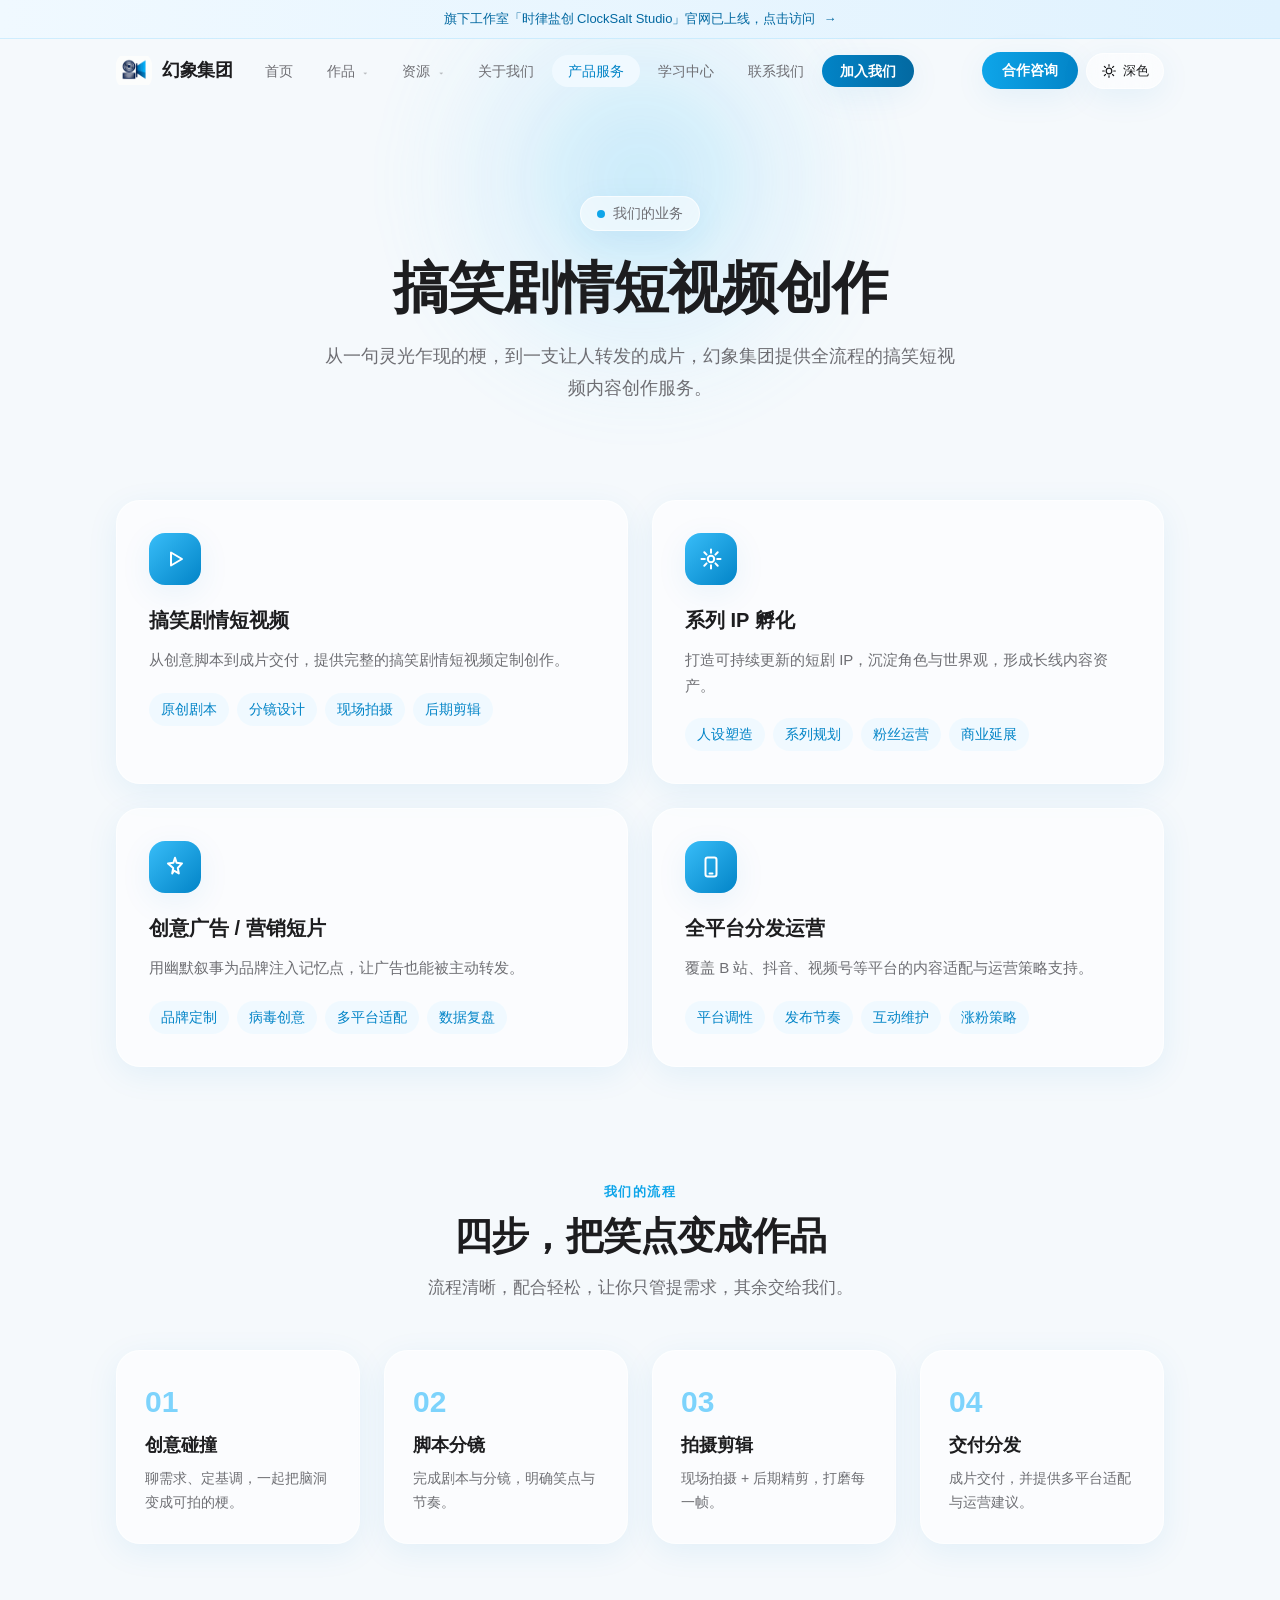
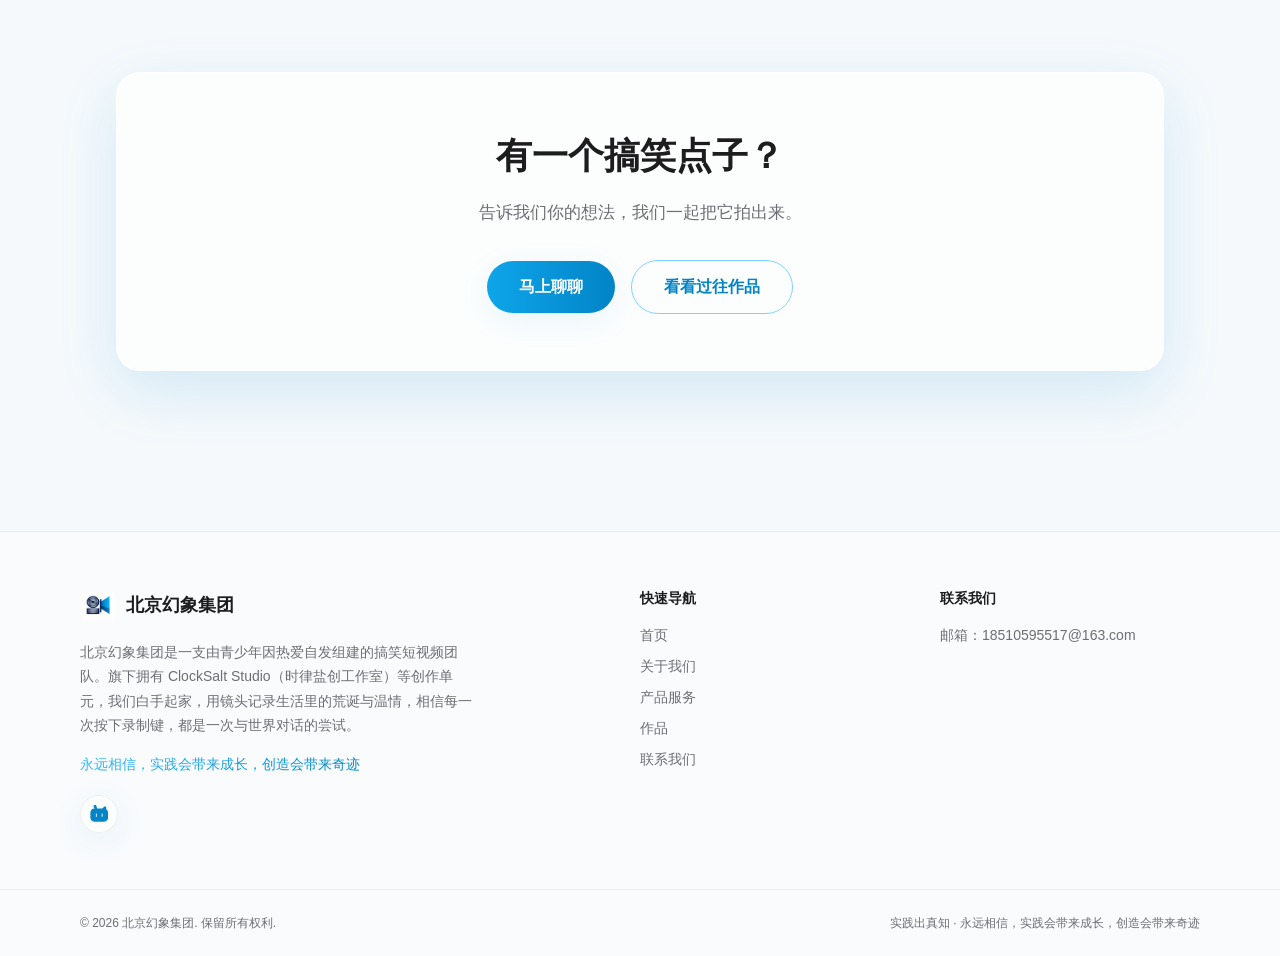
<file: services.html>
<!DOCTYPE html>
<html lang="zh-CN">
<head>
  <meta charset="UTF-8" />
  <meta name="viewport" content="width=device-width, initial-scale=1.0" />
  <title>产品服务 —— 北京幻象集团</title>
  <meta name="description" content="搞笑剧情短视频创作。从创意脚本到成片交付，北京幻象集团提供全流程的搞笑短视频内容创作服务。" />
  <link rel="icon" type="image/svg+xml" href="assets/logo-huanxiang.png" />
  <link rel="stylesheet" href="css/style.css" />
  <!-- 主题初始化：防闪烁，先于 CSS 执行 -->
  <script>
    (function () {
      try {
        var stored = localStorage.getItem('theme');
        var dark = stored === 'dark' || (!stored && window.matchMedia && window.matchMedia('(prefers-color-scheme: dark)').matches);
        if (dark) document.documentElement.setAttribute('data-theme', 'dark');
      } catch (e) { /* 隐私模式等异常时保持浅色 */ }
    })();
  </script>
</head>
<body>

  <!-- ===== 导航栏 ===== -->
  <header class="navbar">
    <a class="announce-strip" href="https://clocksalt1312.github.io" target="_blank" rel="noopener noreferrer">
      旗下工作室「时律盐创 ClockSalt Studio」官网已上线，点击访问 <span class="arrow">→</span>
    </a>
    <nav class="navbar-inner">
      <a href="index.html" class="nav-logo">
        <img src="assets/logo-huanxiang.png" alt="北京幻象集团 Logo" />
        <span>幻象集团</span>
      </a>
      <ul class="nav-links">
        <li><a href="index.html">首页</a></li>
        <li class="has-dropdown">
          <a href="works.html">作品 <span class="caret">▾</span></a>
          <div class="nav-dropdown glass-strong">
            <a class="nav-dropdown-link" href="https://space.bilibili.com/3494359196502977/lists/8658534?type=season" target="_blank" rel="noopener">《公园瞎晃实录》<span class="tag-new">NEW</span></a>
            <a class="nav-dropdown-link" href="https://space.bilibili.com/3494359196502977/lists/5940657?type=season" target="_blank" rel="noopener">《逃单惊魂》</a>
            <a class="nav-dropdown-link" href="https://space.bilibili.com/3494359196502977/lists/5930737?type=season" target="_blank" rel="noopener">《奶龙风云1》</a>
            <a class="nav-dropdown-link" href="https://www.bilibili.com/video/BV1JXviBsEmG" target="_blank" rel="noopener">《过年》</a>
            <a class="nav-dropdown-link" href="https://www.bilibili.com/video/BV12yfXBuE7D" target="_blank" rel="noopener">《铁门漂流记》</a>
            <div class="nav-dropdown-footer">
              <a href="works.html">查看全部作品 →</a>
            </div>
          </div>
        </li>
        <li class="has-dropdown">
          <a href="resources.html">资源 <span class="caret">▾</span></a>
          <div class="nav-dropdown glass-strong">
            <a class="nav-dropdown-link" href="https://1849677050.share.123pan.cn/123pan/cn3ovd-76NW3?pwd=OpSl#" target="_blank" rel="noopener">《公园瞎晃实录》系列资源<span class="tag-new">NEW</span></a>
            <a class="nav-dropdown-link" href="https://1849677050.share.123pan.cn/123pan/cn3ovd-cGKn3?pwd=TtZl#" target="_blank" rel="noopener">《逃单惊魂》系列资源</a>
            <a class="nav-dropdown-link" href="https://1849677050.share.123pan.cn/123pan/cn3ovd-40o23?pwd=vuzb#" target="_blank" rel="noopener">《奶龙风云1》系列资源</a>
            <a class="nav-dropdown-link" href="https://1849677050.share.123pan.cn/123pan/cn3ovd-Yn623?pwd=z4V4#" target="_blank" rel="noopener">《过年》资源</a>
            <a class="nav-dropdown-link" href="https://1849677050.share.123pan.cn/123pan/cn3ovd-jhN23?pwd=LyRt#" target="_blank" rel="noopener">《铁门漂流记》资源</a>
            <div class="nav-dropdown-footer">
              <a href="resources.html">查看全部资源 →</a>
            </div>
          </div>
        </li>
        <li><a href="about.html">关于我们</a></li>
        <li><a href="services.html" class="active">产品服务</a></li>
        <li><a href="learning.html">学习中心</a></li>
        <li><a href="contact.html">联系我们</a></li>
        <li><a href="https://clocksalt1312.github.io/jobs.html" target="_blank" rel="noopener" class="btn-jobs">加入我们</a></li>
      </ul>
      <div class="nav-right">
        <a href="contact.html" class="nav-cta">合作咨询</a>
        <button type="button" class="theme-toggle" id="theme-toggle" aria-label="切换深色模式" title="切换深色/浅色模式">
          <svg class="icon-sun" viewBox="0 0 24 24"><circle cx="12" cy="12" r="4.2"/><path d="M12 2.5v2.4M12 19.1v2.4M2.5 12h2.4M19.1 12h2.4M5 5l1.7 1.7M17.3 17.3L19 19M19 5l-1.7 1.7M6.7 17.3L5 19"/></svg>
          <svg class="icon-moon" viewBox="0 0 24 24"><path d="M20.5 14.1A8.5 8.5 0 1 1 9.9 3.5a7 7 0 0 0 10.6 10.6z"/></svg>
          <span class="theme-label">深色</span>
        </button>
        <button class="hamburger" aria-label="切换菜单">
          <span class="bars"><span class="bar"></span><span class="bar"></span><span class="bar"></span></span>
        </button>
      </div>
    </nav>
    <div class="mobile-menu">
      <ul class="mobile-menu-list glass-strong">
        <li><a href="index.html">首页</a></li>
        <li><a href="about.html">关于我们</a></li>
        <li><a href="services.html" class="active">产品服务</a></li>
        <li><a href="works.html">作品</a></li>
        <li><a href="resources.html">资源</a></li>
        <li><a href="contact.html">联系我们</a></li>
        <li><a href="learning.html">学习中心</a></li>
        <li style="list-style:none;">
          <button type="button" class="m-theme-toggle" id="m-theme-toggle" aria-label="切换深色模式">
            <svg class="icon-sun" viewBox="0 0 24 24"><circle cx="12" cy="12" r="4.2"/><path d="M12 2.5v2.4M12 19.1v2.4M2.5 12h2.4M19.1 12h2.4M5 5l1.7 1.7M17.3 17.3L19 19M19 5l-1.7 1.7M6.7 17.3L5 19"/></svg>
            <svg class="icon-moon" viewBox="0 0 24 24"><path d="M20.5 14.1A8.5 8.5 0 1 1 9.9 3.5a7 7 0 0 0 10.6 10.6z"/></svg>
            <span class="m-theme-label">深色模式</span>
          </button>
        </li>
        <li><a href="contact.html" class="m-cta">合作咨询</a></li>
        <li><a href="https://clocksalt1312.github.io/jobs.html" target="_blank" rel="noopener" class="m-cta" style="background:linear-gradient(90deg, #0284c7, #0369a1);">加入我们</a></li>
      </ul>
    </div>
  </header>

  <main class="page-top">
    <!-- ===== 头部 ===== -->
    <section class="page-head container">
      <div class="reveal mb-pill">
        <span class="pill glass">
          <span class="dot"></span>
          我们的业务
        </span>
      </div>
      <div class="reveal" data-delay="80">
        <h1>搞笑剧情短视频创作</h1>
      </div>
      <div class="reveal" data-delay="160">
        <p class="lead">从一句灵光乍现的梗，到一支让人转发的成片，幻象集团提供全流程的搞笑短视频内容创作服务。</p>
      </div>
    </section>

    <!-- ===== 服务卡片 ===== -->
    <section class="section container">
      <div class="grid grid-2">
        <div class="reveal">
          <div class="card glass hoverable card-body">
            <div class="card-icon">
              <svg viewBox="0 0 24 24"><path d="M8 5.5v13l11-6.5z"/></svg>
            </div>
            <h3 class="card-title">搞笑剧情短视频</h3>
            <p class="card-text">从创意脚本到成片交付，提供完整的搞笑剧情短视频定制创作。</p>
            <ul class="chip-list">
              <li class="chip">原创剧本</li>
              <li class="chip">分镜设计</li>
              <li class="chip">现场拍摄</li>
              <li class="chip">后期剪辑</li>
            </ul>
          </div>
        </div>
        <div class="reveal" data-delay="90">
          <div class="card glass hoverable card-body">
            <div class="card-icon">
              <svg viewBox="0 0 24 24"><circle cx="12" cy="12" r="3.2"/><path d="M12 2.5v3.3M12 18.2v3.3M2.5 12h3.3M18.2 12h3.3M5.3 5.3l2.3 2.3M16.4 16.4l2.3 2.3M18.7 5.3l-2.3 2.3M7.6 16.4l-2.3 2.3"/></svg>
            </div>
            <h3 class="card-title">系列 IP 孵化</h3>
            <p class="card-text">打造可持续更新的短剧 IP，沉淀角色与世界观，形成长线内容资产。</p>
            <ul class="chip-list">
              <li class="chip">人设塑造</li>
              <li class="chip">系列规划</li>
              <li class="chip">粉丝运营</li>
              <li class="chip">商业延展</li>
            </ul>
          </div>
        </div>
        <div class="reveal" data-delay="180">
          <div class="card glass hoverable card-body">
            <div class="card-icon">
              <svg viewBox="0 0 24 24"><path d="M9.2 18.4l1-5.4L5 8.4l5.4-.7L12 2.8l1.6 4.9 5.4.7-4.2 4.6 1 5.4-4.8-2.7z"/></svg>
            </div>
            <h3 class="card-title">创意广告 / 营销短片</h3>
            <p class="card-text">用幽默叙事为品牌注入记忆点，让广告也能被主动转发。</p>
            <ul class="chip-list">
              <li class="chip">品牌定制</li>
              <li class="chip">病毒创意</li>
              <li class="chip">多平台适配</li>
              <li class="chip">数据复盘</li>
            </ul>
          </div>
        </div>
        <div class="reveal" data-delay="270">
          <div class="card glass hoverable card-body">
            <div class="card-icon">
              <svg viewBox="0 0 24 24"><rect x="6.5" y="2.5" width="11" height="19" rx="2.2"/><path d="M10.5 18.5h3"/></svg>
            </div>
            <h3 class="card-title">全平台分发运营</h3>
            <p class="card-text">覆盖 B 站、抖音、视频号等平台的内容适配与运营策略支持。</p>
            <ul class="chip-list">
              <li class="chip">平台调性</li>
              <li class="chip">发布节奏</li>
              <li class="chip">互动维护</li>
              <li class="chip">涨粉策略</li>
            </ul>
          </div>
        </div>
      </div>
    </section>

    <!-- ===== 创作流程 ===== -->
    <section class="section-lg container">
      <div class="section-head reveal">
        <span class="eyebrow">我们的流程</span>
        <h2>四步，把笑点变成作品</h2>
        <p class="subtitle">流程清晰，配合轻松，让你只管提需求，其余交给我们。</p>
      </div>
      <div class="grid grid-4" style="margin-top:48px;">
        <div class="reveal">
          <div class="card glass card-body-md">
            <p class="step-num">01</p>
            <h3 class="step-title">创意碰撞</h3>
            <p class="card-text-sm">聊需求、定基调，一起把脑洞变成可拍的梗。</p>
          </div>
        </div>
        <div class="reveal" data-delay="90">
          <div class="card glass card-body-md">
            <p class="step-num">02</p>
            <h3 class="step-title">脚本分镜</h3>
            <p class="card-text-sm">完成剧本与分镜，明确笑点与节奏。</p>
          </div>
        </div>
        <div class="reveal" data-delay="180">
          <div class="card glass card-body-md">
            <p class="step-num">03</p>
            <h3 class="step-title">拍摄剪辑</h3>
            <p class="card-text-sm">现场拍摄 + 后期精剪，打磨每一帧。</p>
          </div>
        </div>
        <div class="reveal" data-delay="270">
          <div class="card glass card-body-md">
            <p class="step-num">04</p>
            <h3 class="step-title">交付分发</h3>
            <p class="card-text-sm">成片交付，并提供多平台适配与运营建议。</p>
          </div>
        </div>
      </div>
    </section>

    <!-- ===== CTA ===== -->
    <section class="section-lg container">
      <div class="reveal">
        <div class="card glass-strong cta-card">
          <h2>有一个搞笑点子？</h2>
          <p>告诉我们你的想法，我们一起把它拍出来。</p>
          <div class="btn-row">
            <a href="contact.html" class="btn btn-primary btn-lg">马上聊聊</a>
            <a href="about.html" class="btn btn-outline btn-lg">看看过往作品</a>
          </div>
        </div>
      </div>
    </section>
  </main>

  <!-- ===== 页脚 ===== -->
  <footer class="footer">
    <div class="container footer-grid">
      <div class="footer-brand">
        <div class="footer-logo-row">
          <img src="assets/logo-huanxiang.png" alt="北京幻象集团 Logo" />
          <span>北京幻象集团</span>
        </div>
        <p class="footer-intro">北京幻象集团是一支由青少年因热爱自发组建的搞笑短视频团队。旗下拥有 ClockSalt Studio（时律盐创工作室）等创作单元，我们白手起家，用镜头记录生活里的荒诞与温情，相信每一次按下录制键，都是一次与世界对话的尝试。</p>
        <p class="footer-manifesto text-gradient">永远相信，实践会带来成长，创造会带来奇迹</p>
        <div class="social-icons">
          <a class="social-icon" href="https://space.bilibili.com/3494359196502977?spm_id_from=333.1007.0.0" target="_blank" rel="noopener" aria-label="哔哩哔哩主页">
            <svg viewBox="0 0 24 24" fill="currentColor" xmlns="http://www.w3.org/2000/svg">
              <path d="M17.813 4.653h.854c1.51.054 2.769.578 3.773 1.574 1 1.012 1.594 2.298 1.585 3.85v6.845c0 1.546-.5 2.833-1.5 3.86-1 1.012-2.257 1.57-3.771 1.574H5.74c-1.515-.005-2.769-.563-3.771-1.574C1 19.755.5 18.468.5 16.922v-6.846c0-1.55.5-2.836 1.5-3.85 1.002-.996 2.256-1.52 3.771-1.573h.854l-1.355-1.295c-.39-.39-.595-.857-.595-1.43 0-.572.205-1.04.595-1.43.39-.39.857-.585 1.43-.585.572 0 1.04.195 1.43.585L9.553 4.65h6.93l1.928-1.928c.39-.39.857-.585 1.43-.585.572 0 1.04.195 1.43.585.39.39.585.857.585 1.43 0 .572-.195 1.04-.585 1.43l-1.355 1.297zm-9.4 6.745c-.39 0-.595.196-.595.586v3.34c0 .39.205.586.595.586.39 0 .586-.196.586-.586v-3.34c0-.39-.195-.586-.586-.586zm7.74 0c-.39 0-.586.196-.586.586v3.34c0 .39.195.586.586.586.39 0 .585-.196.585-.586v-3.34c0-.39-.195-.586-.585-.586z"/>
            </svg>
          </a>
        </div>
      </div>
      <div>
        <h4>快速导航</h4>
        <ul class="footer-links">
          <li><a href="index.html">首页</a></li>
          <li><a href="about.html">关于我们</a></li>
<li><a href="services.html">产品服务</a></li>
        <li><a href="works.html">作品</a></li>
        <li><a href="contact.html">联系我们</a></li>
        </ul>
      </div>
      <div>
        <h4>联系我们</h4>
        <ul class="footer-links">
          <li>邮箱：18510595517@163.com</li>
        </ul>
      </div>
    </div>
    <div class="footer-bottom">
      <div class="container footer-bottom-inner">
        <p>© 2026 北京幻象集团. 保留所有权利.</p>
        <p>实践出真知 · 永远相信，实践会带来成长，创造会带来奇迹</p>
      </div>
    </div>
  </footer>

  <script src="js/main.js"></script>
</body>
</html>
</file>
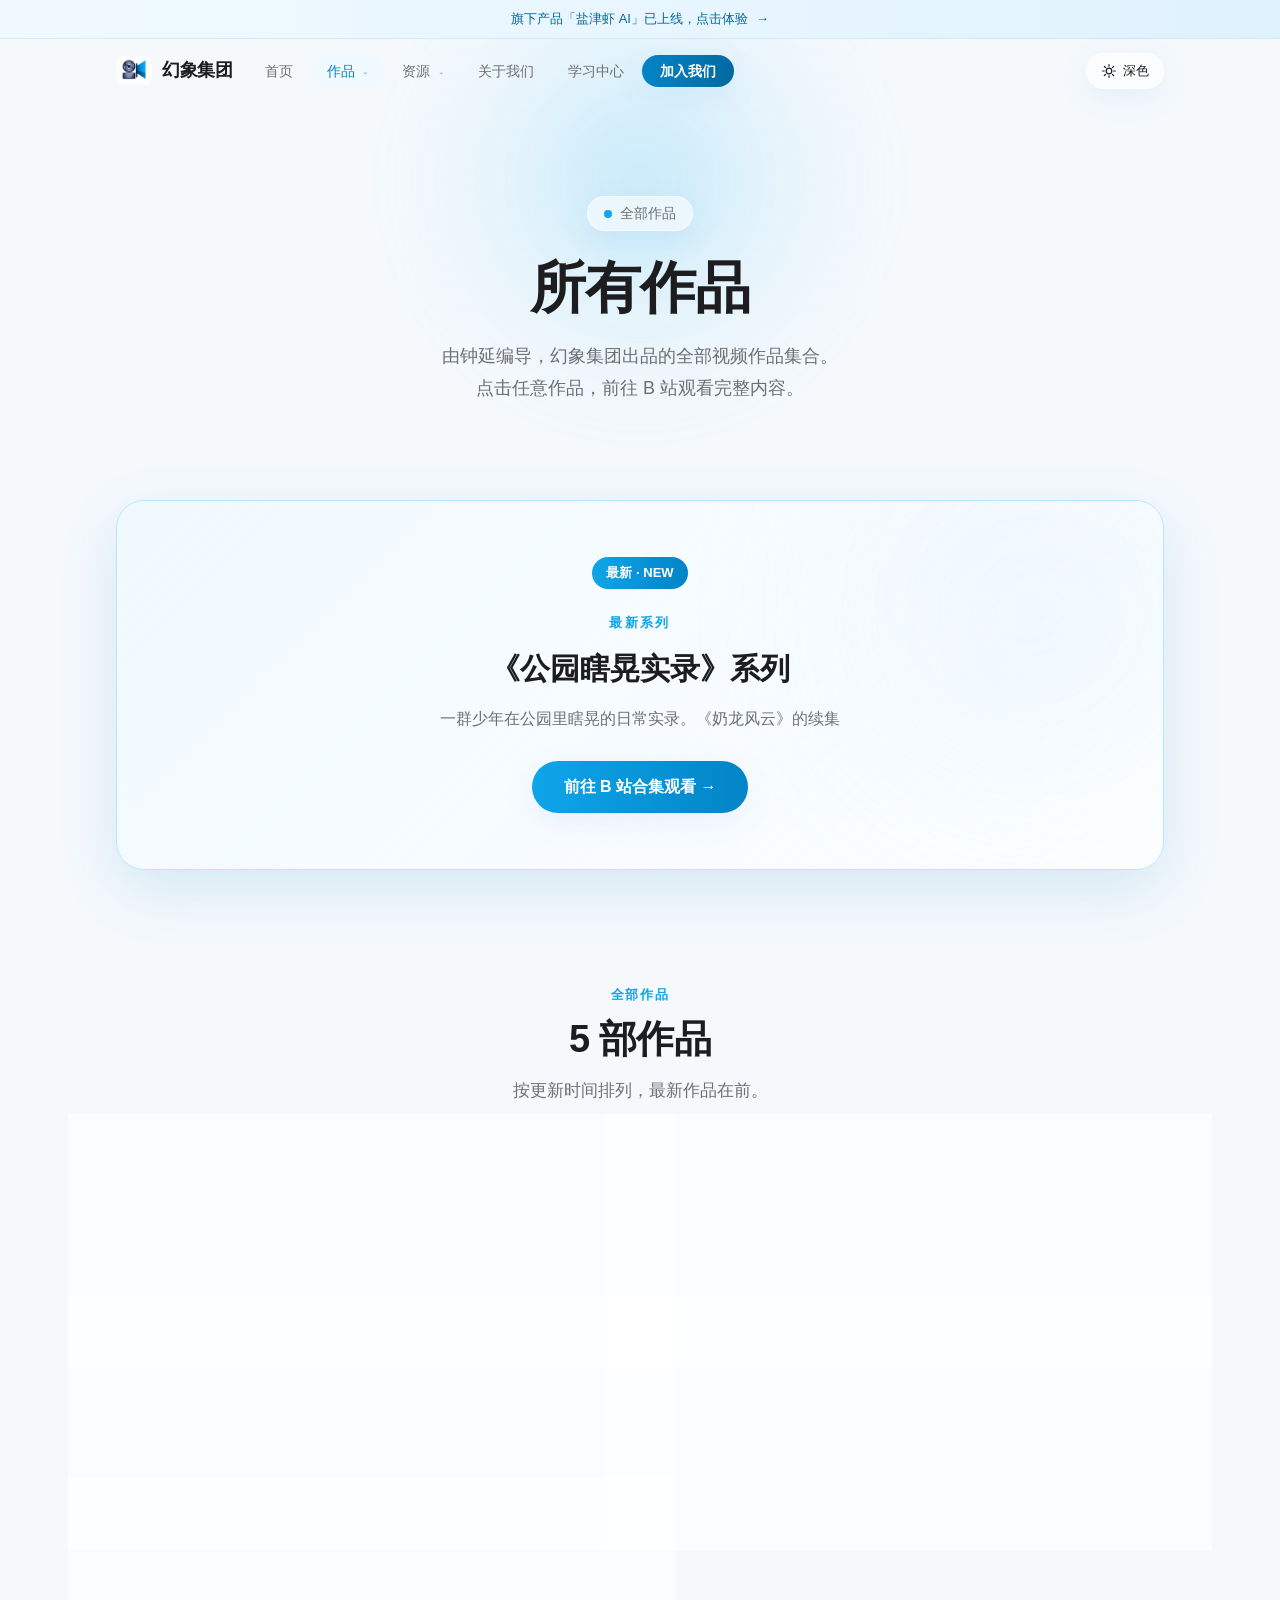
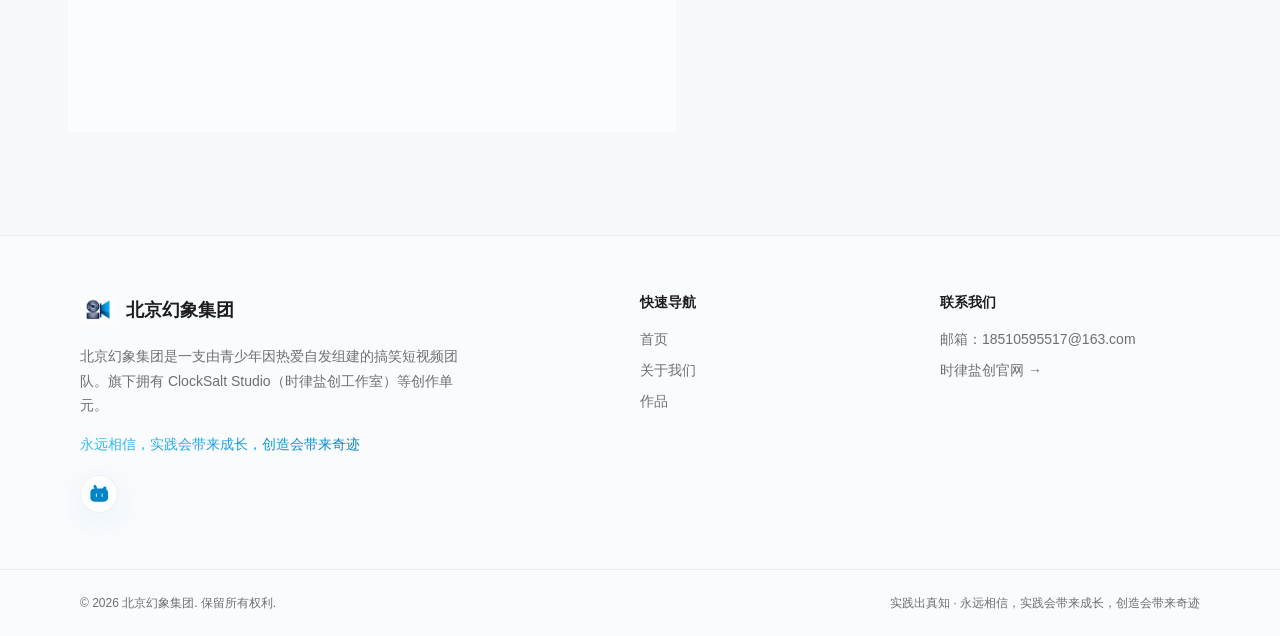
<file: works.html>
<!DOCTYPE html>
<html lang="zh-CN">
<head>
  <meta charset="UTF-8" />
  <meta name="viewport" content="width=device-width, initial-scale=1.0" />
  <title>所有作品 —— 北京幻象集团</title>
  <meta name="description" content="北京幻象集团钟延编导的全部视频作品集合：系列短剧、IP 短剧、贺岁短片、创意短片与最新《公园瞎晃实录》系列。" />
  <link rel="icon" type="image/svg+xml" href="assets/logo-huanxiang.png" />
  <link rel="stylesheet" href="css/style.css" />
  <!-- 主题初始化：防闪烁，先于 CSS 执行 -->
  <script>
    (function () {
      try {
        var stored = localStorage.getItem('theme');
        var dark = stored === 'dark' || (!stored && window.matchMedia && window.matchMedia('(prefers-color-scheme: dark)').matches);
        if (dark) document.documentElement.setAttribute('data-theme', 'dark');
      } catch (e) { /* 隐私模式等异常时保持浅色 */ }
    })();
  </script>
</head>
<body>

  <!-- ===== 顶部公告条 + 导航栏 ===== -->
  <header class="navbar">
    <a class="announce-strip" href="https://clocksalt1312.github.io/yajinxia.html" target="_blank" rel="noopener noreferrer">
      旗下产品「盐津虾 AI」已上线，点击体验 <span class="arrow">→</span>
    </a>
    <nav class="navbar-inner">
      <a href="index.html" class="nav-logo">
        <img src="assets/logo-huanxiang.png" alt="北京幻象集团 Logo" />
        <span>幻象集团</span>
      </a>
      <ul class="nav-links">
        <li><a href="index.html">首页</a></li>
        <li class="has-dropdown">
          <a href="works.html" class="active">作品 <span class="caret">▾</span></a>
          <div class="nav-dropdown glass-strong">
            <a class="nav-dropdown-link" href="https://space.bilibili.com/3494359196502977/lists/8658534?type=season" target="_blank" rel="noopener">《公园瞎晃实录》<span class="tag-new">NEW</span></a>
            <a class="nav-dropdown-link" href="https://space.bilibili.com/3494359196502977/lists/5940657?type=season" target="_blank" rel="noopener">《逃单惊魂》</a>
            <a class="nav-dropdown-link" href="https://space.bilibili.com/3494359196502977/lists/5930737?type=season" target="_blank" rel="noopener">《奶龙风云1》</a>
            <a class="nav-dropdown-link" href="https://www.bilibili.com/video/BV1JXviBsEmG" target="_blank" rel="noopener">《过年》</a>
            <a class="nav-dropdown-link" href="https://www.bilibili.com/video/BV12yfXBuE7D" target="_blank" rel="noopener">《铁门漂流记》</a>
            <div class="nav-dropdown-footer">
              <a href="works.html">查看全部作品 →</a>
            </div>
          </div>
        </li>
        <li class="has-dropdown">
          <a href="resources.html">资源 <span class="caret">▾</span></a>
          <div class="nav-dropdown glass-strong">
            <a class="nav-dropdown-link" href="https://1849677050.share.123pan.cn/123pan/cn3ovd-76NW3?pwd=OpSl#" target="_blank" rel="noopener">《公园瞎晃实录》系列资源<span class="tag-new">NEW</span></a>
            <a class="nav-dropdown-link" href="https://1849677050.share.123pan.cn/123pan/cn3ovd-cGKn3?pwd=TtZl#" target="_blank" rel="noopener">《逃单惊魂》系列资源</a>
            <a class="nav-dropdown-link" href="https://1849677050.share.123pan.cn/123pan/cn3ovd-40o23?pwd=vuzb#" target="_blank" rel="noopener">《奶龙风云1》系列资源</a>
            <a class="nav-dropdown-link" href="https://1849677050.share.123pan.cn/123pan/cn3ovd-Yn623?pwd=z4V4#" target="_blank" rel="noopener">《过年》资源</a>
            <a class="nav-dropdown-link" href="https://1849677050.share.123pan.cn/123pan/cn3ovd-jhN23?pwd=LyRt#" target="_blank" rel="noopener">《铁门漂流记》资源</a>
            <div class="nav-dropdown-footer">
              <a href="resources.html">查看全部资源 →</a>
            </div>
          </div>
        </li>
        <li><a href="about.html">关于我们</a></li>
        <li><a href="learning.html">学习中心</a></li>
        <li><a href="https://clocksalt1312.github.io/jobs.html" target="_blank" rel="noopener" class="btn-jobs">加入我们</a></li>
      </ul>
      <div class="nav-right">
        <button type="button" class="theme-toggle" id="theme-toggle" aria-label="切换深色模式" title="切换深色/浅色模式">
          <svg class="icon-sun" viewBox="0 0 24 24"><circle cx="12" cy="12" r="4.2"/><path d="M12 2.5v2.4M12 19.1v2.4M2.5 12h2.4M19.1 12h2.4M5 5l1.7 1.7M17.3 17.3L19 19M19 5l-1.7 1.7M6.7 17.3L5 19"/></svg>
          <svg class="icon-moon" viewBox="0 0 24 24"><path d="M20.5 14.1A8.5 8.5 0 1 1 9.9 3.5a7 7 0 0 0 10.6 10.6z"/></svg>
          <span class="theme-label">深色</span>
        </button>
        <button class="hamburger" aria-label="切换菜单">
          <span class="bars"><span class="bar"></span><span class="bar"></span><span class="bar"></span></span>
        </button>
      </div>
    </nav>
    <div class="mobile-menu">
      <ul class="mobile-menu-list glass-strong">
        <li><a href="index.html">首页</a></li>
        <li><a href="about.html">关于我们</a></li>
        <li><a href="works.html" class="active">作品</a></li>
        <li><a href="resources.html">资源</a></li>
        <li><a href="learning.html">学习中心</a></li>
        <li style="list-style:none;">
          <button type="button" class="m-theme-toggle" id="m-theme-toggle" aria-label="切换深色模式">
            <svg class="icon-sun" viewBox="0 0 24 24"><circle cx="12" cy="12" r="4.2"/><path d="M12 2.5v2.4M12 19.1v2.4M2.5 12h2.4M19.1 12h2.4M5 5l1.7 1.7M17.3 17.3L19 19M19 5l-1.7 1.7M6.7 17.3L5 19"/></svg>
            <svg class="icon-moon" viewBox="0 0 24 24"><path d="M20.5 14.1A8.5 8.5 0 1 1 9.9 3.5a7 7 0 0 0 10.6 10.6z"/></svg>
            <span class="m-theme-label">深色模式</span>
          </button>
        </li>
        <li><a href="https://clocksalt1312.github.io/jobs.html" target="_blank" rel="noopener" class="m-cta" style="background:linear-gradient(90deg, #0284c7, #0369a1);">加入我们</a></li>
      </ul>
    </div>
  </header>

  <main class="page-top">
    <!-- ===== 头部 ===== -->
    <section class="page-head container">
      <div class="reveal mb-pill">
        <span class="pill glass">
          <span class="dot"></span>
          全部作品
        </span>
      </div>
      <div class="reveal" data-delay="80">
        <h1>所有<span class="grad">作品</span></h1>
      </div>
      <div class="reveal" data-delay="160">
        <p class="lead">由钟延编导，幻象集团出品的全部视频作品集合。<br />点击任意作品，前往 B 站观看完整内容。</p>
      </div>
    </section>

    <!-- ===== 最新系列横幅 ===== -->
    <section class="section container">
      <div class="reveal">
        <div class="card glass-strong studio-banner" style="background:linear-gradient(135deg, var(--mirage-50), var(--glass-strong-bg)); border: 1.5px solid var(--mirage-200);">
          <div class="aurora" style="width:34vw;height:34vw;top:-30%;right:-8%;background:radial-gradient(circle, #bae6fd, transparent 70%);"></div>
          <span class="tag" style="background:linear-gradient(90deg, var(--mirage-500), var(--mirage-600)); color:#fff; padding: 6px 14px; font-size: 13px; margin-bottom: 16px;">最新 · NEW</span>
          <p class="sb-eyebrow" style="margin-top:8px;">最新系列</p>
          <h3 style="font-size:30px; font-weight:700; color:var(--ink); margin-bottom:14px; position:relative;">《公园瞎晃实录》系列</h3>
          <p class="sb-desc">一群少年在公园里瞎晃的日常实录。《奶龙风云》的续集</p>
          <div class="btn-row" style="display:flex;flex-direction:column;align-items:center;justify-content:center;gap:14px; position:relative;">
            <a href="https://space.bilibili.com/3494359196502977/lists/8658534?type=season" target="_blank" rel="noopener noreferrer" class="btn btn-primary btn-lg">前往 B 站合集观看 →</a>
          </div>
        </div>
      </div>
    </section>

    <!-- ===== 全部作品网格 ===== -->
    <section class="section-lg container">
      <div class="section-head reveal">
        <span class="eyebrow">全部作品</span>
        <h2>5 部作品</h2>
        <p class="subtitle">按更新时间排列，最新作品在前。</p>
      </div>
      <div class="grid grid-2" style="margin-top:48px;">

        <!-- 1. 公园瞎晃实录（最新） -->
        <div class="reveal">
          <a href="https://space.bilibili.com/3494359196502977/lists/8658534?type=season" target="_blank" rel="noopener noreferrer" style="display:block;height:100%;">
            <div class="card glass card-body-md work-card">
              <div class="work-head">
                <span class="tag" style="background:linear-gradient(90deg, var(--mirage-500), var(--mirage-600)); color:#fff;">最新 · 系列合集</span>
                <span class="link-arrow" style="font-size:14px;">观看 →</span>
              </div>
              <h3 class="card-title-lg">《公园瞎晃实录》系列</h3>
              <p class="card-text-sm grow">一群少年在公园里瞎晃的日常实录。《奶龙风云》的续集</p>
            </div>
          </a>
        </div>

        <!-- 2. 逃单惊魂 -->
        <div class="reveal" data-delay="90">
          <a href="https://space.bilibili.com/3494359196502977/lists/5940657?type=season" target="_blank" rel="noopener noreferrer" style="display:block;height:100%;">
            <div class="card glass card-body-md work-card">
              <div class="work-head">
                <span class="tag">系列短剧</span>
                <span class="link-arrow" style="font-size:14px;">观看 →</span>
              </div>
              <h3 class="card-title-lg">《逃单惊魂》系列</h3>
              <p class="card-text-sm grow">系列搞笑短剧，以荒诞的"逃单"情境制造接连不断的笑料与反转。</p>
            </div>
          </a>
        </div>

        <!-- 3. 奶龙风云1 -->
        <div class="reveal" data-delay="180">
          <a href="https://space.bilibili.com/3494359196502977/lists/5930737?type=season" target="_blank" rel="noopener noreferrer" style="display:block;height:100%;">
            <div class="card glass card-body-md work-card">
              <div class="work-head">
                <span class="tag">IP 短剧</span>
                <span class="link-arrow" style="font-size:14px;">观看 →</span>
              </div>
              <h3 class="card-title-lg">《奶龙风云1》系列</h3>
              <p class="card-text-sm grow">人气 IP 衍生短剧，将"奶龙"的呆萌与剧情张力巧妙结合。</p>
            </div>
          </a>
        </div>

        <!-- 4. 过年 -->
        <div class="reveal" data-delay="270">
          <a href="https://www.bilibili.com/video/BV1JXviBsEmG/?spm_id_from=333.1387.upload.video_card.click&vd_source=5703a1f2e6c1b39969aaca63e3cab40c" target="_blank" rel="noopener noreferrer" style="display:block;height:100%;">
            <div class="card glass card-body-md work-card">
              <div class="work-head">
                <span class="tag">贺岁短片</span>
                <span class="link-arrow" style="font-size:14px;">观看 →</span>
              </div>
              <h3 class="card-title-lg">《过年》</h3>
              <p class="card-text-sm grow">聚焦团圆与代际趣事的贺岁短片，笑中带暖。</p>
            </div>
          </a>
        </div>

        <!-- 5. 铁门漂流记 -->
        <div class="reveal" data-delay="360">
          <a href="https://www.bilibili.com/video/BV12yfXBuE7D/?spm_id_from=333.1387.upload.video_card.click" target="_blank" rel="noopener noreferrer" style="display:block;height:100%;">
            <div class="card glass card-body-md work-card">
              <div class="work-head">
                <span class="tag">创意短片</span>
                <span class="link-arrow" style="font-size:14px;">观看 →</span>
              </div>
              <h3 class="card-title-lg">《铁门漂流记》</h3>
              <p class="card-text-sm grow">一场关于"铁门"的奇幻漂流，脑洞大开的城市寓言。</p>
            </div>
          </a>
        </div>

      </div>
    </section>

  </main>

  <!-- ===== 页脚 ===== -->
  <footer class="footer">
    <div class="container footer-grid">
      <div class="footer-brand">
        <div class="footer-logo-row">
          <img src="assets/logo-huanxiang.png" alt="北京幻象集团 Logo" />
          <span>北京幻象集团</span>
        </div>
        <p class="footer-intro">北京幻象集团是一支由青少年因热爱自发组建的搞笑短视频团队。旗下拥有 ClockSalt Studio（时律盐创工作室）等创作单元。</p>
        <p class="footer-manifesto text-gradient">永远相信，实践会带来成长，创造会带来奇迹</p>
        <div class="social-icons">
          <a class="social-icon" href="https://space.bilibili.com/3494359196502977?spm_id_from=333.1007.0.0" target="_blank" rel="noopener" aria-label="哔哩哔哩主页">
            <svg viewBox="0 0 24 24" fill="currentColor" xmlns="http://www.w3.org/2000/svg">
              <path d="M17.813 4.653h.854c1.51.054 2.769.578 3.773 1.574 1 1.012 1.594 2.298 1.585 3.85v6.845c0 1.546-.5 2.833-1.5 3.86-1 1.012-2.257 1.57-3.771 1.574H5.74c-1.515-.005-2.769-.563-3.771-1.574C1 19.755.5 18.468.5 16.922v-6.846c0-1.55.5-2.836 1.5-3.85 1.002-.996 2.256-1.52 3.771-1.573h.854l-1.355-1.295c-.39-.39-.595-.857-.595-1.43 0-.572.205-1.04.595-1.43.39-.39.857-.585 1.43-.585.572 0 1.04.195 1.43.585L9.553 4.65h6.93l1.928-1.928c.39-.39.857-.585 1.43-.585.572 0 1.04.195 1.43.585.39.39.585.857.585 1.43 0 .572-.195 1.04-.585 1.43l-1.355 1.297zm-9.4 6.745c-.39 0-.595.196-.595.586v3.34c0 .39.205.586.595.586.39 0 .586-.196.586-.586v-3.34c0-.39-.195-.586-.586-.586zm7.74 0c-.39 0-.586.196-.586.586v3.34c0 .39.195.586.586.586.39 0 .585-.196.585-.586v-3.34c0-.39-.195-.586-.585-.586z"/>
            </svg>
          </a>
        </div>
      </div>
      <div>
        <h4>快速导航</h4>
        <ul class="footer-links">
          <li><a href="index.html">首页</a></li>
          <li><a href="about.html">关于我们</a></li>
          <li><a href="works.html">作品</a></li>
        </ul>
      </div>
      <div>
        <h4>联系我们</h4>
        <ul class="footer-links">
          <li>邮箱：<a href="mailto:18510595517@163.com">18510595517@163.com</a></li>
          <li><a href="https://clocksalt1312.github.io" target="_blank" rel="noopener noreferrer">时律盐创官网 →</a></li>
        </ul>
      </div>
    </div>
    <div class="footer-bottom">
      <div class="container footer-bottom-inner">
        <p>© 2026 北京幻象集团. 保留所有权利.</p>
        <p>实践出真知 · 永远相信，实践会带来成长，创造会带来奇迹</p>
      </div>
    </div>
  </footer>

  <script src="js/main.js"></script>
</body>
</html>
</file>
<file: css/style.css>
/* ============================================================
   北京幻象集团官网 —— 纯静态版样式
   液态玻璃（Liquid Glass）设计系统 · 天蓝色主题 · 支持深色模式
   ============================================================ */

:root {
  --bg: #f5f9fc;
  --ink: #1d1d1f;
  --graphite: #6e6e73;
  --glass-bg: rgba(255, 255, 255, 0.55);
  --glass-border: rgba(255, 255, 255, 0.65);
  --glass-strong-bg: rgba(255, 255, 255, 0.72);
  --glass-strong-border: rgba(255, 255, 255, 0.8);
  --navbar-bg: rgba(255, 255, 255, 0.72);
  --footer-bg: rgba(255, 255, 255, 0.4);
  --hover-bg: rgba(0, 0, 0, 0.05);
  --divider: rgba(0, 0, 0, 0.06);
  --dot-ring: #fff;
  /* 天蓝色系 */
  --mirage-50: #f0f9ff;
  --mirage-100: #e0f2fe;
  --mirage-200: #bae6fd;
  --mirage-300: #7dd3fc;
  --mirage-400: #38bdf8;
  --mirage-500: #0ea5e9;
  --mirage-600: #0284c7;
  --mirage-700: #0369a1;
  --shadow-glass: 0 8px 32px rgba(2, 132, 199, 0.08);
  --shadow-glass-lg: 0 20px 60px rgba(2, 132, 199, 0.14);
  --ease-out: cubic-bezier(0.22, 1, 0.36, 1);
}

/* ===== 深色模式（data-theme="dark"） ===== */
[data-theme="dark"] {
  --bg: #0b1220;
  --ink: #f2f6fb;
  --graphite: #9aa7b8;
  --glass-bg: rgba(23, 32, 50, 0.6);
  --glass-border: rgba(148, 163, 184, 0.18);
  --glass-strong-bg: rgba(20, 28, 44, 0.82);
  --glass-strong-border: rgba(148, 163, 184, 0.22);
  --navbar-bg: rgba(11, 18, 32, 0.82);
  --footer-bg: rgba(13, 21, 36, 0.6);
  --hover-bg: rgba(255, 255, 255, 0.07);
  --divider: rgba(148, 163, 184, 0.16);
  --dot-ring: #0b1220;
  /* 天蓝色系（深色下提亮） */
  --mirage-50: #0c1a2a;
  --mirage-100: #10263a;
  --mirage-200: #1e3a52;
  --mirage-300: #0ea5e9;
  --mirage-400: #38bdf8;
  --mirage-500: #38bdf8;
  --mirage-600: #0ea5e9;
  --mirage-700: #7dd3fc;
  --shadow-glass: 0 8px 32px rgba(0, 0, 0, 0.4);
  --shadow-glass-lg: 0 20px 60px rgba(0, 0, 0, 0.55);
}

/* 主题切换平滑过渡（仅颜色/背景） */
html.theme-anim, html.theme-anim * {
  transition: background-color 0.3s ease, border-color 0.3s ease, color 0.3s ease !important;
}

* { box-sizing: border-box; margin: 0; padding: 0; }

/* 页面底色提升到 html：为 z-index:-1 的「光标辉光层」腾出绘制位置。
   否则 body 自己的背景（绘制顺序在负 z 层之后）会把辉光整个盖住。 */
html {
  scroll-behavior: smooth;
  background: var(--bg);
}

body {
  background: transparent;
  color: var(--ink);
  font-family: -apple-system, BlinkMacSystemFont, 'PingFang SC',
    'Helvetica Neue', 'Microsoft YaHei', sans-serif;
  -webkit-font-smoothing: antialiased;
  text-rendering: optimizeLegibility;
  overflow-x: hidden;
  line-height: 1.5;
}

a { color: inherit; text-decoration: none; }
ul { list-style: none; }
img { display: block; max-width: 100%; }

.container {
  max-width: 1120px;
  margin: 0 auto;
  padding-left: 24px;
  padding-right: 24px;
}
@media (min-width: 640px) {
  .container { padding-left: 36px; padding-right: 36px; }
}

/* ===== 玻璃材质 ===== */
.glass {
  background: var(--glass-bg);
  backdrop-filter: blur(20px) saturate(180%);
  -webkit-backdrop-filter: blur(20px) saturate(180%);
  border: 1px solid var(--glass-border);
  box-shadow: var(--shadow-glass);
}
.glass-strong {
  background: var(--glass-strong-bg);
  backdrop-filter: blur(28px) saturate(200%);
  -webkit-backdrop-filter: blur(28px) saturate(200%);
  border: 1px solid var(--glass-strong-border);
  box-shadow: var(--shadow-glass-lg);
}
.card {
  border-radius: 24px;
  transition: transform 0.35s var(--ease-out), box-shadow 0.35s var(--ease-out);
}
a > .card:hover, .card.hoverable:hover {
  transform: translateY(-4px);
  box-shadow: var(--shadow-glass-lg);
}

/* ===== 渐变文字（天蓝） ===== */
.text-gradient {
  background: linear-gradient(120deg, var(--mirage-400) 0%, var(--mirage-600) 55%, var(--mirage-300) 100%);
  -webkit-background-clip: text;
  background-clip: text;
  -webkit-text-fill-color: transparent;
  color: transparent;
}

/* ===== 极光背景斑（低饱和，克制） ===== */
.aurora {
  position: absolute;
  border-radius: 9999px;
  filter: blur(100px);
  opacity: 0.3;
  pointer-events: none;
}
@keyframes float {
  0%, 100% { transform: translateY(0); }
  50% { transform: translateY(-12px); }
}
.animate-float { animation: float 6s ease-in-out infinite; }

/* ===== 全站光标辉光层（跟随鼠标的柔和环境光，风格取自学习中心 lc-hero-glow） ===== */
#site-cursor-glow {
  position: fixed;
  left: 0; top: 0;
  width: 520px; height: 520px;
  margin-left: -260px; margin-top: -260px; /* 中心对齐：translate3d 的目标点即鼠标坐标 */
  z-index: -1;          /* html 背景之上、所有页面内容之下 */
  pointer-events: none;
  border-radius: 50%;
  background: radial-gradient(circle at center,
    rgba(56, 189, 248, 0.30) 0%,
    rgba(125, 211, 252, 0.13) 38%,
    rgba(14, 165, 233, 0) 66%);
  filter: blur(36px);
  opacity: 0.9;
  will-change: transform;
  transition: opacity 0.5s ease;
}
[data-theme="dark"] #site-cursor-glow {
  background: radial-gradient(circle at center,
    rgba(56, 189, 248, 0.24) 0%,
    rgba(125, 211, 252, 0.09) 42%,
    rgba(14, 165, 233, 0) 70%);
}
@media (prefers-reduced-motion: reduce) { #site-cursor-glow { display: none; } }

/* ===== 几何图标（替代 emoji，去 AI 味） ===== */
.card-icon {
  display: grid;
  place-items: center;
  width: 52px;
  height: 52px;
  margin-bottom: 20px;
  border-radius: 16px;
  background: linear-gradient(135deg, var(--mirage-400), var(--mirage-600));
  box-shadow: var(--shadow-glass);
}
.card-icon svg {
  width: 24px;
  height: 24px;
  stroke: #fff;
  fill: none;
  stroke-width: 2;
  stroke-linecap: round;
  stroke-linejoin: round;
}

/* ===== 滚动揭示 ===== */
.reveal {
  opacity: 0;
  transform: translateY(28px);
  transition: opacity 0.7s var(--ease-out), transform 0.7s var(--ease-out);
  will-change: opacity, transform;
}
.reveal.is-visible { opacity: 1; transform: translateY(0); }

/* ===== 顶部公告条（时律盐创官网入口） ===== */
.announce-strip {
  display: flex;
  align-items: center;
  justify-content: center;
  gap: 8px;
  padding: 9px 16px;
  font-size: 13px;
  font-weight: 500;
  color: var(--mirage-700);
  background: linear-gradient(90deg, var(--mirage-50), var(--mirage-100));
  border-bottom: 1px solid rgba(186, 230, 253, 0.6);
  text-align: center;
  transition: background 0.2s;
}
.announce-strip:hover { background: linear-gradient(90deg, var(--mirage-100), var(--mirage-200)); }
.announce-strip .arrow { font-weight: 700; }

/* ===== 导航栏 ===== */
.navbar {
  position: fixed;
  top: 0; left: 0; right: 0;
  z-index: 50;
  /* 不使用 transition: all——border/backdrop-filter 被一起卷进过渡会让
     「首滚越阈值时」navbar 底部那 1px 边线从 0px 长出 + 颜色淡入 ~0.3s，
     视觉上变成一根持续闪现的「白/黑线」。仅过渡会真正插值的两个属性。*/
  transition: background-color 0.3s ease, box-shadow 0.3s ease;
}
.navbar.scrolled {
  background: var(--navbar-bg);
  backdrop-filter: blur(28px) saturate(200%);
  -webkit-backdrop-filter: blur(28px) saturate(200%);
  /* 移除 border-bottom: 1px solid var(--navbar-border)——这根硬 1px
     边线在浅色下呈 80% 白、深色下贴近黑，且会在阈值跨越时
     配合 transition: all 形成「线在长」的视觉毛刺。靠 box-shadow
     + backdrop-filter 的模糊边界已足够给出分层，无需再叠。 */
  box-shadow: var(--shadow-glass);
}
.navbar-inner {
  max-width: 1120px;
  margin: 0 auto;
  padding: 0 24px;
  height: 64px;
  display: flex;
  align-items: center;
  justify-content: flex-start;
  gap: 12px;
}
@media (min-width: 640px) { .navbar-inner { padding: 0 36px; gap: 16px; } }

.nav-logo {
  display: flex;
  align-items: center;
  gap: 10px;
  flex-shrink: 0;
}
.nav-logo img {
  height: 36px;
  width: 36px;
  border-radius: 12px;
  object-fit: contain;
}
.nav-logo span {
  font-size: 18px;
  font-weight: 600;
  letter-spacing: -0.02em;
  color: var(--ink);
}

.nav-links {
  display: none;
  align-items: center;
  gap: 2px;
}
@media (min-width: 768px) { .nav-links { display: flex; } }

.nav-links a {
  padding: 8px 16px;
  border-radius: 9999px;
  font-size: 14px;
  font-weight: 500;
  color: var(--graphite);
  transition: color 0.2s, background 0.2s;
}
.nav-links a:hover { color: var(--ink); background: var(--hover-bg); }
.nav-links a.active { color: var(--mirage-600); background: var(--mirage-50); }

/* ---- 作品下拉菜单（仅桌面端） ---- */
.has-dropdown { position: relative; }
.has-dropdown > a .caret {
  display: inline-block;
  font-size: 9px;
  margin-left: 5px;
  opacity: 0.45;
  transition: opacity 0.2s, transform 0.2s;
}
.has-dropdown:hover > a .caret { opacity: 1; transform: translateY(1px); }
.nav-dropdown {
  position: absolute;
  top: 100%;
  left: -8px;
  margin-top: 6px;
  min-width: 200px;
  padding: 6px;
  border-radius: 16px;
  opacity: 0;
  visibility: hidden;
  transform: translateY(-8px);
  transition: opacity 0.2s, visibility 0.2s, transform 0.2s;
  z-index: 100;
}
@media (min-width: 768px) {
  .has-dropdown:hover .nav-dropdown {
    opacity: 1;
    visibility: visible;
    transform: translateY(0);
  }
}
.nav-dropdown-link {
  display: block;
  padding: 10px 14px;
  border-radius: 10px;
  font-size: 14px;
  color: var(--ink) !important;
  font-weight: 400 !important;
  background: transparent !important;
  white-space: nowrap;
}
.nav-dropdown-link:hover {
  background: var(--mirage-50) !important;
  color: var(--mirage-600) !important;
}
.nav-dropdown-footer {
  margin-top: 4px;
  padding-top: 6px;
  border-top: 1px solid var(--divider);
  text-align: center;
}
.nav-dropdown-footer a {
  display: block;
  padding: 8px 14px;
  border-radius: 10px;
  font-size: 13px;
  font-weight: 500;
  color: var(--mirage-600) !important;
  background: transparent !important;
}
.nav-dropdown-footer a:hover { background: var(--mirage-50) !important; }

/* ---- 右侧按钮组 ---- */
.nav-right {
  display: flex;
  align-items: center;
  gap: 8px;
  margin-left: auto;
  flex-shrink: 0;
}
@media (min-width: 768px) { .nav-right { gap: 8px; } }

.btn-jobs {
  padding: 8px 18px !important;
  border-radius: 9999px;
  font-size: 14px;
  font-weight: 600 !important;
  color: #fff !important;
  background: linear-gradient(90deg, #0284c7, #0369a1) !important;
  box-shadow: var(--shadow-glass);
  transition: all 0.3s !important;
  white-space: nowrap;
}
.btn-jobs:hover {
  transform: translateY(-2px);
  box-shadow: var(--shadow-glass-lg) !important;
}

/* ---- 主题切换按钮 ---- */
.theme-toggle {
  display: inline-flex;
  align-items: center;
  justify-content: center;
  gap: 6px;
  padding: 8px 14px;
  border-radius: 9999px;
  border: 1px solid var(--glass-border);
  background: var(--glass-bg);
  backdrop-filter: blur(20px);
  -webkit-backdrop-filter: blur(20px);
  color: var(--ink);
  font-size: 13px;
  font-weight: 500;
  font-family: inherit;
  cursor: pointer;
  box-shadow: var(--shadow-glass);
  transition: all 0.3s var(--ease-out);
  white-space: nowrap;
  flex-shrink: 0;
}
.theme-toggle:hover {
  transform: translateY(-2px);
  box-shadow: var(--shadow-glass-lg);
}
.theme-toggle svg {
  width: 16px;
  height: 16px;
  stroke: currentColor;
  fill: none;
  stroke-width: 1.8;
  stroke-linecap: round;
  stroke-linejoin: round;
}
.theme-toggle .icon-moon { display: none; }
[data-theme="dark"] .theme-toggle .icon-moon { display: block; }
[data-theme="dark"] .theme-toggle .icon-sun { display: none; }

/* 移动端菜单内主题切换 */
.m-theme-toggle {
  margin: 4px 8px 4px;
  padding: 12px 20px;
  border-radius: 12px;
  display: flex;
  align-items: center;
  justify-content: center;
  gap: 8px;
  font-size: 15px;
  font-weight: 600;
  color: var(--ink);
  background: var(--glass-bg);
  border: 1px solid var(--glass-border);
  font-family: inherit;
  cursor: pointer;
  width: auto;
}
.m-theme-toggle svg {
  width: 17px;
  height: 17px;
  stroke: currentColor;
  fill: none;
  stroke-width: 1.8;
  stroke-linecap: round;
  stroke-linejoin: round;
}
.m-theme-toggle .icon-moon { display: none; }
[data-theme="dark"] .m-theme-toggle .icon-moon { display: block; }
[data-theme="dark"] .m-theme-toggle .icon-sun { display: none; }

/* ---- 合作咨询（导航右侧 CTA） ---- */
.nav-cta {
  padding: 8px 20px;
  border-radius: 9999px;
  font-size: 14px;
  font-weight: 600;
  color: #fff !important;
  background: linear-gradient(90deg, var(--mirage-500), var(--mirage-600));
  box-shadow: var(--shadow-glass);
  transition: all 0.3s var(--ease-out);
  white-space: nowrap;
}
.nav-cta:hover {
  transform: translateY(-2px);
  box-shadow: var(--shadow-glass-lg);
}
/* 窄屏（<768px）顶栏不挤合作咨询：按钮收进汉堡菜单（mobile-menu 内 .m-cta 项） */
@media (max-width: 767.98px) { .nav-cta { display: none; } }

/* ---- 资源下拉标记（网盘图标风格） ---- */

/* 移动端汉堡 */
.hamburger {
  display: grid;
  place-items: center;
  width: 40px;
  height: 40px;
  border-radius: 12px;
  border: 1px solid var(--glass-border);
  background: var(--glass-bg);
  backdrop-filter: blur(20px);
  -webkit-backdrop-filter: blur(20px);
  cursor: pointer;
}
@media (min-width: 768px) { .hamburger { display: none; } }

.hamburger .bars {
  position: relative;
  display: block;
  width: 20px;
  height: 16px;
}
.hamburger .bar {
  position: absolute;
  left: 0;
  width: 20px;
  height: 2px;
  background: var(--ink);
  border-radius: 2px;
  transition: transform 0.3s, opacity 0.3s;
}
.hamburger .bar:nth-child(1) { top: 0; }
.hamburger .bar:nth-child(2) { top: 7px; }
.hamburger .bar:nth-child(3) { top: 14px; }
.navbar.menu-open .bar:nth-child(1) { transform: translateY(7px) rotate(45deg); }
.navbar.menu-open .bar:nth-child(2) { opacity: 0; }
.navbar.menu-open .bar:nth-child(3) { transform: translateY(-7px) rotate(-45deg); }

.mobile-menu {
  display: block;
  overflow: hidden;
  max-height: 0;
  opacity: 0;
  transition: max-height 0.3s, opacity 0.3s;
}
@media (min-width: 768px) { .mobile-menu { display: none; } }
.navbar.menu-open .mobile-menu { max-height: 500px; opacity: 1; }

.mobile-menu-list {
  margin: 4px 20px 16px;
  border-radius: 16px;
  padding: 8px;
  display: flex;
  flex-direction: column;
}
.mobile-menu-list a {
  display: block;
  padding: 12px 16px;
  border-radius: 12px;
  font-size: 16px;
  font-weight: 500;
  color: var(--ink);
  transition: background 0.2s;
}
.mobile-menu-list a:hover { background: var(--hover-bg); }
.mobile-menu-list a.active { color: var(--mirage-600); background: var(--mirage-50); }
.mobile-menu-list .m-cta {
  margin: 4px 8px 4px;
  text-align: center;
  padding: 12px 20px;
  border-radius: 12px;
  font-weight: 600;
  color: #fff;
  background: linear-gradient(90deg, var(--mirage-500), var(--mirage-600));
}
.mobile-menu-list .m-cta:hover { background: linear-gradient(90deg, var(--mirage-500), var(--mirage-600)); }

/* ===== 按钮 ===== */
.btn {
  display: inline-flex;
  align-items: center;
  justify-content: center;
  border: none;
  cursor: pointer;
  border-radius: 9999px;
  font-weight: 600;
  font-size: 15px;
  padding: 12px 28px;
  transition: all 0.3s var(--ease-out);
  font-family: inherit;
}
.btn-lg { padding: 14px 32px; font-size: 16px; }
.btn-primary {
  color: #fff;
  background: linear-gradient(90deg, var(--mirage-500), var(--mirage-600));
  box-shadow: var(--shadow-glass);
}
.btn-primary:hover {
  box-shadow: var(--shadow-glass-lg);
  transform: translateY(-2px);
}
.btn-primary:disabled { opacity: 0.6; cursor: not-allowed; transform: none; }
.btn-glass {
  color: var(--ink);
  background: var(--glass-bg);
  backdrop-filter: blur(20px);
  -webkit-backdrop-filter: blur(20px);
  border: 1px solid var(--glass-border);
  box-shadow: var(--shadow-glass);
}.btn-glass:hover { box-shadow: var(--shadow-glass-lg); transform: translateY(-2px); }
.btn-outline {
  color: var(--mirage-600);
  background: transparent;
  border: 1.5px solid var(--mirage-300);
}
.btn-outline:hover { background: var(--mirage-50); transform: translateY(-2px); }

/* ===== 章节标题 ===== */
.section-head { text-align: center; }
.section-head.left { text-align: left; }
.eyebrow {
  display: inline-block;
  font-size: 13px;
  font-weight: 600;
  letter-spacing: 0.12em;
  color: var(--mirage-500);
  margin-bottom: 12px;
}
.section-head h2 {
  font-size: 30px;
  font-weight: 700;
  letter-spacing: -0.02em;
  color: var(--ink);
  line-height: 1.2;
}
@media (min-width: 640px) { .section-head h2 { font-size: 38px; } }
.section-head .subtitle {
  margin-top: 14px;
  font-size: 17px;
  color: var(--graphite);
  line-height: 1.75;
  max-width: 640px;
}
.section-head:not(.left) .subtitle { margin-left: auto; margin-right: auto; }

/* ===== 徽标 pill ===== */
.pill {
  display: inline-flex;
  align-items: center;
  gap: 8px;
  padding: 6px 16px;
  border-radius: 9999px;
  font-size: 14px;
  font-weight: 500;
  color: var(--graphite);
}
.pill .dot {
  width: 8px; height: 8px;
  border-radius: 9999px;
  background: var(--mirage-500);
}
.pill .dot.pulse { animation: pulse 2s infinite; }
@keyframes pulse {
  0%, 100% { opacity: 1; }
  50% { opacity: 0.4; }
}

.tag {
  display: inline-block;
  padding: 4px 12px;
  border-radius: 9999px;
  background: var(--mirage-50);
  color: var(--mirage-600);
  font-size: 12px;
  font-weight: 600;
}

/* NEW 徽标（作品下拉） */
.tag-new {
  display: inline-block;
  padding: 1px 6px;
  margin-left: 6px;
  border-radius: 9999px;
  background: var(--mirage-500);
  color: #fff;
  font-size: 10px;
  font-weight: 700;
  vertical-align: 1px;
}

.link-arrow {
  color: var(--mirage-600);
  font-weight: 500;
  font-size: 15px;
}
.link-arrow:hover { text-decoration: underline; }

/* ===== 页面通用区块 ===== */
.page-top { padding-top: 148px; }
.section { padding-top: 48px; padding-bottom: 48px; }
.section-lg { padding-top: 64px; padding-bottom: 64px; }

/* ===== 首页英雄区（参考时律盐创官网） ===== */
.hero {
  position: relative;
  padding: 190px 0 100px;
  overflow: hidden;
}
@media (min-width: 640px) { .hero { padding: 220px 0 130px; } }
.hero-inner { text-align: center; position: relative; }
.hero h1 {
  font-size: 52px;
  font-weight: 800;
  letter-spacing: -0.03em;
  line-height: 1.16;
  color: var(--ink);
}
@media (min-width: 640px) { .hero h1 { font-size: 68px; } }
@media (min-width: 1024px) { .hero h1 { font-size: 84px; } }
.hero h1 .grad {
  background: linear-gradient(120deg, var(--mirage-400) 0%, var(--mirage-600) 55%, var(--mirage-300) 100%);
  -webkit-background-clip: text;
  background-clip: text;
  -webkit-text-fill-color: transparent;
  color: transparent;
}
.hero .slogan {
  margin-top: 18px;
  font-size: 22px;
  font-weight: 600;
}
@media (min-width: 640px) { .hero .slogan { font-size: 28px; } }
.hero .manifesto {
  margin: 20px auto 0;
  max-width: 620px;
  font-size: 17px;
  color: var(--graphite);
  line-height: 1.8;
}
@media (min-width: 640px) { .hero .manifesto { font-size: 18px; } }
.hero .btn-row {
  margin-top: 40px;
  display: flex;
  flex-direction: column;
  align-items: center;
  justify-content: center;
  gap: 16px;
}
@media (min-width: 640px) { .hero .btn-row { flex-direction: row; } }

/* ===== 时律盐创横幅（首页醒目入口） ===== */
.studio-banner {
  position: relative;
  overflow: hidden;
  border-radius: 28px;
  padding: 44px 28px;
  text-align: center;
}
@media (min-width: 640px) { .studio-banner { padding: 56px 64px; } }
.studio-banner img {
  height: 88px;
  width: auto;
  margin: 0 auto 20px;
  object-fit: contain;
}
@media (min-width: 640px) { .studio-banner img { height: 110px; } }
.studio-banner .sb-eyebrow {
  font-size: 13px;
  font-weight: 600;
  letter-spacing: 0.18em;
  text-transform: uppercase;
  color: var(--mirage-500);
  margin-bottom: 14px;
}
.studio-banner .sb-desc {
  margin: 0 auto 28px;
  max-width: 560px;
  font-size: 16px;
  color: var(--graphite);
  line-height: 1.75;
}

/* ===== 网格 ===== */
.grid { display: grid; gap: 24px; }
.grid-3 { grid-template-columns: 1fr; }
.grid-4 { grid-template-columns: 1fr; }
.grid-2 { grid-template-columns: 1fr; }
@media (min-width: 640px) {
  .grid-4 { grid-template-columns: repeat(2, 1fr); }
}
@media (min-width: 768px) {
  .grid-3 { grid-template-columns: repeat(3, 1fr); }
  .grid-2 { grid-template-columns: repeat(2, 1fr); }
}
@media (min-width: 1024px) {
  .grid-4 { grid-template-columns: repeat(4, 1fr); }
}

/* ===== 卡片内容 ===== */
.card-body { padding: 32px; height: 100%; }
.card-body-sm { padding: 24px; height: 100%; }
.card-body-md { padding: 28px; height: 100%; }
.card-icon { font-size: 36px; margin-bottom: 20px; }
.card-title { font-size: 20px; font-weight: 600; color: var(--ink); margin-bottom: 12px; }
.card-title-lg { font-size: 20px; font-weight: 600; color: var(--ink); margin-bottom: 8px; }
.card-text { color: var(--graphite); line-height: 1.7; font-size: 15px; }
.card-text-sm { color: var(--graphite); line-height: 1.7; font-size: 14px; }

/* ===== 作品卡 ===== */
.work-head {
  display: flex;
  align-items: center;
  justify-content: space-between;
  margin-bottom: 12px;
}
.work-card { display: flex; flex-direction: column; height: 100%; }
.work-card .grow { flex: 1; }
.mt-auto-link { margin-top: 16px; display: inline-block; font-size: 14px; }

/* ===== CTA 大卡 ===== */
.cta-card {
  padding: 56px 32px;
  text-align: center;
  border-radius: 24px;
}
@media (min-width: 640px) { .cta-card { padding: 56px 64px; } }
.cta-card h2 {
  font-size: 28px;
  font-weight: 700;
  color: var(--ink);
}
@media (min-width: 640px) { .cta-card h2 { font-size: 36px; } }
.cta-card p {
  margin: 16px auto 0;
  font-size: 17px;
  color: var(--graphite);
  max-width: 520px;
  line-height: 1.7;
}
.cta-card .btn-row {
  margin-top: 32px;
  display: flex;
  flex-direction: column;
  align-items: center;
  justify-content: center;
  gap: 16px;
}
@media (min-width: 640px) { .cta-card .btn-row { flex-direction: row; } }

/* ===== 关于页：统计卡 ===== */
.about-grid {
  display: grid;
  gap: 48px;
  align-items: center;
  grid-template-columns: 1fr;
}
@media (min-width: 1024px) { .about-grid { grid-template-columns: 1fr 1fr; } }
.stats-card { padding: 32px; border-radius: 24px; }
.stats-row {
  display: grid;
  grid-template-columns: repeat(3, 1fr);
  gap: 16px;
  text-align: center;
}
.stat-num { font-size: 30px; font-weight: 700; }
.stat-label { font-size: 12px; color: var(--graphite); margin-top: 4px; }
.stats-note {
  margin-top: 24px;
  padding-top: 24px;
  border-top: 1px solid var(--divider);
  font-size: 14px;
  color: var(--graphite);
  line-height: 1.75;
}
.about-actions { margin-top: 24px; display: flex; flex-wrap: wrap; gap: 12px; }

/* ===== ClockSalt 工作室卡（关于页） ===== */
.studio-card { padding: 32px; border-radius: 24px; }
@media (min-width: 640px) { .studio-card { padding: 40px; } }
.studio-flex {
  display: flex;
  flex-direction: column;
  align-items: center;
  gap: 32px;
  text-align: center;
}
@media (min-width: 640px) {
  .studio-flex { flex-direction: row; text-align: left; }
}
.studio-logo-side { flex-shrink: 0; display: flex; flex-direction: column; align-items: center; gap: 16px; }
.studio-logo-side img { width: 220px; height: auto; object-fit: contain; }
.studio-eyebrow {
  font-size: 13px;
  font-weight: 600;
  letter-spacing: 0.18em;
  text-transform: uppercase;
  color: var(--mirage-500);
  margin-bottom: 8px;
}
.studio-name { font-size: 24px; font-weight: 700; color: var(--ink); margin-bottom: 4px; }
.studio-cn { font-size: 18px; color: var(--graphite); margin-bottom: 12px; }

/* ===== 文化大卡 ===== */
.culture-card {
  padding: 56px 32px;
  text-align: center;
  position: relative;
  overflow: hidden;
  border-radius: 24px;
}
@media (min-width: 640px) { .culture-card { padding: 56px 64px; } }
.culture-eyebrow {
  position: relative;
  font-size: 13px;
  font-weight: 600;
  letter-spacing: 0.18em;
  text-transform: uppercase;
  color: var(--mirage-500);
  margin-bottom: 16px;
}
.culture-text {
  position: relative;
  font-size: 22px;
  font-weight: 700;
  color: var(--ink);
  line-height: 1.4;
}
@media (min-width: 640px) { .culture-text { font-size: 34px; } }

/* ===== 时间轴 ===== */
.timeline { position: relative; margin-top: 56px; }
.timeline-line {
  display: none;
  position: absolute;
  left: 50%; top: 0; bottom: 0;
  width: 1px;
  transform: translateX(-50%);
  background: linear-gradient(to bottom, var(--mirage-300), var(--mirage-400), var(--mirage-600));
  opacity: 0.4;
}
@media (min-width: 768px) { .timeline-line { display: block; } }
.timeline-items { display: flex; flex-direction: column; gap: 40px; }
.timeline-item { position: relative; }
@media (min-width: 768px) {
  .timeline-item {
    display: grid;
    grid-template-columns: 1fr 1fr;
    gap: 48px;
    align-items: center;
  }
  .timeline-item.flip { direction: rtl; }
  .timeline-item.flip > * { direction: ltr; }
}
@media (min-width: 768px) {
  .timeline-item:not(.flip) .timeline-content { text-align: right; }
  .timeline-item.flip .timeline-content { text-align: left; }
}
.timeline-card {
  display: inline-block;
  padding: 28px;
  border-radius: 24px;
  text-align: left;
}
.timeline-year { font-size: 30px; font-weight: 700; }
.timeline-title { font-size: 18px; font-weight: 600; color: var(--ink); margin-top: 4px; }
.timeline-desc { font-size: 14px; color: var(--graphite); margin-top: 8px; line-height: 1.7; }
.timeline-dot {
  display: none;
  position: absolute;
  left: 50%; top: 50%;
  transform: translate(-50%, -50%);
  width: 16px; height: 16px;
  border-radius: 9999px;
  background: linear-gradient(135deg, var(--mirage-500), var(--mirage-600));
  box-shadow: 0 0 0 4px var(--dot-ring);
}
@media (min-width: 768px) { .timeline-dot { display: block; } }

/* ===== 服务流程 ===== */
.step-num { font-size: 30px; font-weight: 700; color: var(--mirage-300); }
.step-title { font-size: 18px; font-weight: 600; color: var(--ink); margin-top: 8px; margin-bottom: 8px; }
.chip-list { display: flex; flex-wrap: wrap; gap: 8px; margin-top: 20px; }
.chip {
  padding: 6px 12px;
  border-radius: 9999px;
  background: var(--mirage-50);
  color: var(--mirage-600);
  font-size: 14px;
  font-weight: 500;
}

/* ===== 页头（子页面） ===== */
.page-head { text-align: center; padding: 48px 0; }
.page-head h1 {
  font-size: 40px;
  font-weight: 700;
  letter-spacing: -0.02em;
  line-height: 1.18;
  color: var(--ink);
}
@media (min-width: 640px) { .page-head h1 { font-size: 56px; } }
.page-head .lead {
  margin: 20px auto 0;
  max-width: 640px;
  font-size: 18px;
  color: var(--graphite);
  line-height: 1.75;
}
.mb-pill { margin-bottom: 24px; }

/* ===== 联系页（精简版：仅邮箱） ===== */
.contact-simple {
  max-width: 640px;
  margin: 0 auto;
}
.email-card {
  padding: 48px 32px;
  border-radius: 28px;
  text-align: center;
  position: relative;
  overflow: hidden;
}
@media (min-width: 640px) { .email-card { padding: 56px 48px; } }
.email-card .ec-icon { font-size: 44px; margin-bottom: 20px; position: relative; }
.email-card .ec-label {
  position: relative;
  font-size: 13px;
  font-weight: 600;
  letter-spacing: 0.18em;
  text-transform: uppercase;
  color: var(--mirage-500);
  margin-bottom: 14px;
}
.email-card .ec-addr {
  position: relative;
  display: inline-block;
  font-size: 21px;
  font-weight: 700;
  color: var(--mirage-600);
  word-break: break-all;
  padding: 14px 26px;
  border-radius: 16px;
  background: var(--mirage-50);
  border: 1px solid var(--mirage-200);
  transition: all 0.25s;
}
@media (min-width: 640px) { .email-card .ec-addr { font-size: 26px; } }
.email-card .ec-addr:hover {
  background: var(--mirage-100);
  transform: translateY(-2px);
  box-shadow: var(--shadow-glass);
}
.email-card .ec-hint {
  position: relative;
  margin-top: 20px;
  font-size: 14px;
  color: var(--graphite);
  line-height: 1.75;
}
.contact-links-row {
  margin-top: 28px;
  display: flex;
  flex-direction: column;
  align-items: center;
  justify-content: center;
  gap: 14px;
}
@media (min-width: 640px) { .contact-links-row { flex-direction: row; } }

/* ===== 页脚 ===== */
.footer {
  margin-top: 96px;
  border-top: 1px solid var(--divider);
  background: var(--footer-bg);
}
.footer-grid {
  padding: 56px 0;
  display: grid;
  gap: 40px;
  grid-template-columns: 1fr;
}
@media (min-width: 640px) { .footer-grid { grid-template-columns: 1fr 1fr; } }
@media (min-width: 1024px) { .footer-grid { grid-template-columns: 2fr 1fr 1fr; } }
.footer-logo-row { display: flex; align-items: center; gap: 10px; margin-bottom: 16px; }
.footer-logo-row img { height: 36px; width: 36px; border-radius: 12px; object-fit: contain; }
.footer-logo-row span { font-size: 18px; font-weight: 600; color: var(--ink); }
.footer-intro { font-size: 14px; color: var(--graphite); line-height: 1.75; max-width: 400px; }
.footer-manifesto { margin-top: 16px; font-size: 14px; font-weight: 500; }
.social-icons { display: flex; gap: 10px; margin-top: 20px; }
.social-icon {
  display: grid;
  place-items: center;
  width: 38px; height: 38px;
  border-radius: 9999px;
  background: var(--glass-bg);
  border: 1px solid var(--divider);
  color: var(--mirage-600);
  transition: all 0.25s var(--ease-out);
  box-shadow: var(--shadow-glass);
}
.social-icon svg { width: 18px; height: 18px; }
.social-icon:hover {
  background: var(--mirage-500);
  color: #fff;
  transform: translateY(-2px);
  box-shadow: var(--shadow-glass-lg);
  border-color: transparent;
}
.footer h4 { font-size: 14px; font-weight: 600; color: var(--ink); margin-bottom: 16px; }
.footer-links { display: flex; flex-direction: column; gap: 10px; }
.footer-links a, .footer-links li {
  font-size: 14px;
  color: var(--graphite);
  transition: color 0.2s;
}
.footer-links a:hover { color: var(--mirage-600); }
.footer-bottom {
  border-top: 1px solid var(--divider);
}
.footer-bottom-inner {
  padding: 24px 0;
  display: flex;
  flex-direction: column;
  align-items: center;
  justify-content: space-between;
  gap: 8px;
  font-size: 12px;
  color: var(--graphite);
}
@media (min-width: 640px) { .footer-bottom-inner { flex-direction: row; } }

/* ===== 作品预览头部行 ===== */
.works-head-row {
  display: flex;
  flex-direction: column;
  gap: 16px;
  margin-bottom: 40px;
}
@media (min-width: 640px) {
  .works-head-row {
    flex-direction: row;
    align-items: flex-end;
    justify-content: space-between;
  }
}
.works-head-row .section-head .subtitle { max-width: none; }
.nowrap { white-space: nowrap; }

/* ===== 滚动条 ===== */
::-webkit-scrollbar { width: 10px; height: 10px; }
::-webkit-scrollbar-thumb { background: rgba(120, 140, 160, 0.35); border-radius: 9999px; }
::-webkit-scrollbar-thumb:hover { background: rgba(120, 140, 160, 0.55); }
</file>
<file: css/learning.css>
/* ============================================================
   幻象学习中心 —— 专属样式（1.0.08 重整）
   依赖 style.css 的设计变量：--bg --ink --graphite --glass-*
   --mirage-50…700 --shadow-glass / -lg --ease-out
   深色模式由 html[data-theme="dark"] 覆盖同一组变量，此处不重复定义。

   目录
   01 设计令牌
   02 页面骨架（主区 / 面包屑 / 视图切换）
   03 第2层 · 职位气泡 + 首页课程进度与总进度
   04 第3层 · 课程列表（工具条 / 搜索 / 网格 / 卡片）
   05 第4层 · 课程详情
   06 第5层 · 视频播放
   07 公共件（空态 / 资料按钮）
   08 输入方式与动效降级
   ============================================================ */

/* ============================================================
   01 设计令牌
   全部挂在 .lc-main 上：只影响学习中心，不外溢到其它页面。
   注意：注释里不要出现连写的星号加斜杠，否则会提前闭合注释块。
   ============================================================ */
.lc-main {
  /* 间距：8 的倍数为主，页面左右留白单独一提 */
  --lc-pad-x: 20px;          /* 内容左右留白（移动端） */
  --lc-top: 124px;           /* 固定导航 + 公告条留出的顶部空间 */
  --lc-gap-sm: 10px;
  --lc-gap: 20px;
  --lc-gap-lg: 32px;

  /* 圆角 */
  --lc-r-sm: 12px;
  --lc-r-md: 16px;
  --lc-r-lg: 22px;
  --lc-r-xl: 26px;

  /* 字号（随视口流体缩放，减少断点覆盖） */
  --lc-fs-hero: clamp(30px, 5.4vw, 62px);
  --lc-fs-page: clamp(23px, 2.6vw, 28px);
  --lc-fs-name: clamp(16px, 1.6vw, 18px);
  --lc-fs-body: 14px;
  --lc-fs-meta: 12.5px;

  /* 可点区域最小尺寸：移动端不低于 44px */
  --lc-tap: 44px;

  position: relative;
  padding-top: var(--lc-top);
  padding-bottom: 40px;
  min-height: 70vh;
}
@media (min-width: 640px) {
  .lc-main { --lc-pad-x: 32px; --lc-top: 136px; }
}
@media (min-width: 1024px) {
  .lc-main { --lc-pad-x: 40px; --lc-top: 140px; }
}

/* ============================================================
   02 页面骨架
   ============================================================ */

/* 面包屑：顶部间距已由 .lc-main 统一给出，这里只管左右与行高 */
.lc-crumb {
  max-width: 1120px;
  margin: 0 auto;
  padding: 0 var(--lc-pad-x) 4px;
  font-size: 13px;
  line-height: 1.6;
  color: var(--graphite);
  display: flex;
  align-items: center;
  gap: 6px;
}
.lc-crumb a { color: var(--mirage-600); }
.lc-crumb a:hover { text-decoration: underline; }
.crumb-sep { opacity: 0.45; }

/* 视图切换：同页显隐，不跳窗口 */
.lc-view { display: none; }
.lc-view.is-active {
  display: block;
  animation: lc-view-in 0.42s var(--ease-out) both;
}
@keyframes lc-view-in {
  0%   { opacity: 0; transform: translateY(12px); }
  100% { opacity: 1; transform: translateY(0); }
}

/* ============================================================
   03 第2层 · 职位气泡 + 首页课程进度与总进度
   ============================================================ */
.lc-hero {
  position: relative;
  overflow: hidden;
  text-align: center;
  padding: 28px 16px 12px;
}
@media (min-width: 640px) {
  .lc-hero { padding: 40px 20px 16px; }
}
.lc-hero::before {
  /* 动态点阵网格背景 */
  content: '';
  position: absolute;
  inset: -20% -10% -10% -10%;
  background-image: radial-gradient(circle at 1px 1px, rgba(56, 189, 248, 0.18) 1px, transparent 0);
  background-size: 36px 36px;
  mask-image: radial-gradient(ellipse 80% 60% at 50% 30%, #000 30%, transparent 80%);
  -webkit-mask-image: radial-gradient(ellipse 80% 60% at 50% 30%, #000 30%, transparent 80%);
  pointer-events: none;
  opacity: 0.7;
  z-index: 0;
}
[data-theme="dark"] .lc-hero::before {
  background-image: radial-gradient(circle at 1px 1px, rgba(125, 211, 252, 0.16) 1px, transparent 0);
}
.lc-hero-glow {
  position: absolute;
  width: 520px;
  height: 520px;
  border-radius: 50%;
  background: radial-gradient(circle, rgba(56, 189, 248, 0.35), transparent 60%);
  filter: blur(40px);
  pointer-events: none;
  transform: translate(-50%, -50%);
  transition: opacity 0.4s;
  opacity: 0.55;
  z-index: 0;
}
.lc-hero > *:not(.aurora):not(.lc-hero-glow) { position: relative; z-index: 1; }

.lc-title {
  font-size: var(--lc-fs-hero);
  font-weight: 800;
  letter-spacing: -0.035em;
  line-height: 1.16;
  color: var(--ink);
  margin: 0 auto;
  max-width: 15em;
  text-wrap: balance;
}
/* 窄屏断行控制：只在「，」后换行，避免把「职位角色」拆开 */
.lc-br-mobile { display: none; }

.lc-title .grad {
  background: linear-gradient(120deg, var(--mirage-400) 0%, var(--mirage-600) 55%, var(--mirage-300) 100%);
  -webkit-background-clip: text;
  background-clip: text;
  -webkit-text-fill-color: transparent;
  color: transparent;
}
.lc-subtitle {
  margin: 16px auto 0;
  max-width: 34em;
  font-size: clamp(14.5px, 1.5vw, 17px);
  color: var(--graphite);
  line-height: 1.7;
}

/* 数据条：胶囊化，比纯文本 + 分隔符更好读，窄屏也能整齐换行 */
.lc-stats {
  display: flex;
  flex-wrap: wrap;
  align-items: center;
  justify-content: center;
  gap: 8px;
  margin: 24px auto 0;
  max-width: 760px;
}
.lc-stats .stat {
  display: inline-flex;
  align-items: center;
  gap: 7px;
  padding: 7px 14px;
  border-radius: 9999px;
  background: var(--glass-bg);
  border: 1px solid var(--glass-border);
  box-shadow: var(--shadow-glass);
  font-size: 12.5px;
  color: var(--graphite);
  line-height: 1;
}
.lc-stats .stat-num {
  font-weight: 800;
  font-size: clamp(17px, 1.8vw, 21px);
  letter-spacing: -0.02em;
  background: linear-gradient(120deg, var(--mirage-500), var(--mirage-700));
  -webkit-background-clip: text;
  background-clip: text;
  -webkit-text-fill-color: transparent;
  color: transparent;
}
.lc-stats .stat-dot {
  width: 7px;
  height: 7px;
  border-radius: 50%;
  background: var(--mirage-400);
  box-shadow: 0 0 0 3px rgba(56, 189, 248, 0.16);
  animation: lc-pulse 2.4s ease-in-out infinite;
}
@keyframes lc-pulse {
  0%, 100% { opacity: 1; transform: scale(1); }
  50%      { opacity: 0.55; transform: scale(0.86); }
}

/* ---- 气泡场：等宽网格，8 个角色刚好 2×4 / 4×2，比自由换行更整齐 ---- */
.role-bubbles {
  position: relative;
  max-width: 660px;
  margin: 28px auto 0;
  padding: 12px var(--lc-pad-x) 20px;
  display: grid;
  grid-template-columns: repeat(2, minmax(0, 1fr));
  gap: 12px;
}
@media (min-width: 768px) {
  .role-bubbles {
    max-width: 780px;
    margin-top: 34px;
    padding-top: 18px;
    grid-template-columns: repeat(4, minmax(0, 1fr));
    gap: 14px 16px;
  }
}
@media (min-width: 1024px) {
  .role-bubbles { max-width: 980px; }
}

/* 液态玻璃气泡：每个角色一套主题色 */
.role-bubble {
  --fx: 6px;   /* 漂浮 x 幅度 */
  --fy: 8px;   /* 漂浮 y 幅度 */
  --dur: 7s;   /* 漂浮周期 */
  --delay: 0s; /* 漂浮延迟 */
  --bubble-tint: var(--mirage-500);
  --bubble-tint-2: var(--mirage-700);
  position: relative;
  display: inline-flex;
  align-items: center;
  gap: 12px;
  /* 选项卡内边距：上下 14 / 左 14（贴图标）/ 右 26（留出箭头呼吸位） */
  padding: 14px 26px 14px 14px;
  min-height: var(--lc-tap);
  border-radius: 20px;
  background: var(--glass-bg);
  backdrop-filter: blur(18px) saturate(160%);
  -webkit-backdrop-filter: blur(18px) saturate(160%);
  border: 1px solid var(--glass-border);
  box-shadow: var(--shadow-glass);
  cursor: pointer;
  font-family: inherit;
  text-align: left;
  color: var(--ink);
  transition: transform 0.28s var(--ease-out), box-shadow 0.28s var(--ease-out), border-color 0.28s var(--ease-out);
  animation: lc-float var(--dur) ease-in-out var(--delay) infinite;
  will-change: transform;
}
@media (min-width: 640px) {
  .role-bubble {
    gap: 14px;
    padding: 16px 26px 16px 16px; /* 桌面再放宽：上下 16 / 右 26 */
    border-radius: 22px;
  }
}
.role-bubble::before {
  /* 高光边缘 */
  content: '';
  position: absolute;
  inset: 0;
  border-radius: inherit;
  padding: 1px;
  background: linear-gradient(135deg, rgba(255,255,255,0.85), rgba(255,255,255,0.05) 40%, var(--bubble-tint) 100%);
  -webkit-mask: linear-gradient(#fff 0 0) content-box, linear-gradient(#fff 0 0);
  -webkit-mask-composite: xor;
  mask-composite: exclude;
  pointer-events: none;
  opacity: 0.7;
  transition: opacity 0.28s;
}
.role-bubble:hover {
  transform: translateY(-3px);
  box-shadow: 0 18px 38px -14px color-mix(in oklab, var(--bubble-tint) 70%, transparent);
  border-color: color-mix(in oklab, var(--bubble-tint) 32%, var(--glass-border));
  animation-play-state: paused;
}
.role-bubble:hover::before { opacity: 1; }
.role-bubble:active { transform: translateY(-1px) scale(0.985); }
.role-bubble:focus-visible {
  outline: 2px solid var(--bubble-tint);
  outline-offset: 4px;
}

/* 图标徽标 */
.bubble-badge {
  position: relative;
  display: grid;
  place-items: center;
  width: 38px;
  height: 38px;
  border-radius: 13px;
  background: linear-gradient(135deg, var(--bubble-tint), var(--bubble-tint-2));
  color: #fff;
  box-shadow: 0 6px 16px -4px color-mix(in oklab, var(--bubble-tint) 65%, transparent);
  flex-shrink: 0;
  overflow: hidden;
}
.bubble-badge svg {
  width: 20px;
  height: 20px;
  stroke: #fff;
  fill: none;
  stroke-width: 1.8;
  stroke-linecap: round;
  stroke-linejoin: round;
  transition: transform 0.4s var(--ease-out);
}
.bubble-badge::after {
  /* 内部高光 */
  content: '';
  position: absolute;
  inset: 0;
  border-radius: inherit;
  background: linear-gradient(180deg, rgba(255,255,255,0.28) 0%, transparent 50%);
  pointer-events: none;
}
.role-bubble:hover .bubble-badge svg { transform: rotate(-8deg) scale(1.08); }

/* 文字块：主名 + 课程数两行，让气泡有内容层次 */
.bubble-text {
  display: flex;
  flex-direction: column;
  gap: 3px;
  min-width: 0;
}
.bubble-name {
  display: block;
  font-size: 15.5px;
  font-weight: 700;
  line-height: 1.2;
  letter-spacing: 0.01em;
  white-space: nowrap;
}
.bubble-meta {
  display: block;
  white-space: nowrap;
  font-size: 11.5px;
  font-weight: 500;
  line-height: 1.2;
  color: var(--graphite);
  letter-spacing: 0.02em;
}
@media (min-width: 640px) {
  .bubble-name { font-size: 16.5px; }
  .bubble-meta { font-size: 12px; }
}

/* 右侧箭头：默认低调，hover 时点亮位移 */
.bubble-arrow {
  display: inline-grid;
  place-items: center;
  width: 16px;
  height: 16px;
  margin-left: -2px;
  color: var(--graphite);
  opacity: 0.45;
  transition: transform 0.25s var(--ease-out), opacity 0.25s var(--ease-out), color 0.25s;
}
.bubble-arrow svg {
  width: 14px;
  height: 14px;
  stroke: currentColor;
  fill: none;
  stroke-width: 2;
  stroke-linecap: round;
  stroke-linejoin: round;
}
.role-bubble:hover .bubble-arrow {
  transform: translateX(3px);
  opacity: 1;
  color: var(--bubble-tint);
}

@keyframes lc-float {
  0%, 100% { transform: translate(0, 0); }
  25%      { transform: translate(var(--fx), calc(var(--fy) * -0.6)); }
  50%      { transform: translate(calc(var(--fx) * -0.7), var(--fy)); }
  75%      { transform: translate(calc(var(--fx) * 0.6), calc(var(--fy) * 0.4)); }
}

/* 中间宽度（768-1023）与窄屏：一列放不下"门课 · 集"，只保留课程数 */
@media (max-width: 1023px) {
  .bubble-meta .bm-ep { display: none; }
}

/* 窄屏：数据条排成 2×2，标题按语义换行 */
@media (max-width: 639px) {
  .lc-br-mobile { display: inline; }
  .lc-stats {
    display: grid;
    grid-template-columns: repeat(2, minmax(0, auto));
    justify-content: center;
    gap: 8px;
    max-width: 320px;
  }
  .lc-stats .stat { justify-content: center; }
}

/* 窄屏：气泡不再缩放字号，只收紧内边距与图标 */
@media (max-width: 767px) {
  .role-bubble {
    width: 100%;
    padding: 13px 16px 13px 13px;
    gap: 10px;
    border-radius: 18px;
  }
  .bubble-name { font-size: 14.5px; }
  .bubble-badge { width: 34px; height: 34px; border-radius: 11px; }
  .bubble-badge svg { width: 18px; height: 18px; }
  .bubble-arrow { display: none; } /* 半宽卡片里箭头只会挤压文字 */
}

.lc-hint {
  margin-top: 8px;
  padding: 0 var(--lc-pad-x);
  text-align: center;
  font-size: 12.5px;
  line-height: 1.7;
  color: var(--graphite);
  opacity: 0.8;
}

/* ---- 首页课程进度：只列学过的课，一行两个 ---- */
.lc-prog {
  max-width: 660px;
  margin: 30px auto 0;
  padding: 0 var(--lc-pad-x);
}
.lc-prog[hidden] { display: none; }
@media (min-width: 768px) { .lc-prog { max-width: 780px; margin-top: 34px; } }
@media (min-width: 1024px) { .lc-prog { max-width: 980px; } }

.lc-prog-head {
  display: flex;
  align-items: baseline;
  justify-content: space-between;
  gap: 12px;
  margin-bottom: 12px;
}
.lc-prog-title {
  font-size: 15px;
  font-weight: 700;
  color: var(--ink);
  letter-spacing: 0.01em;
}
.lc-prog-note {
  font-size: 12px;
  color: var(--graphite);
  font-variant-numeric: tabular-nums;
}

.lc-prog-grid {
  display: grid;
  grid-template-columns: repeat(2, minmax(0, 1fr));
  gap: 10px;
}
@media (min-width: 640px) { .lc-prog-grid { gap: 12px; } }
@media (min-width: 1024px) { .lc-prog-grid { gap: 14px; } }

.lc-prog-card {
  display: flex;
  flex-direction: column;
  gap: 9px;
  min-width: 0;
  padding: 13px 14px;
  border-radius: 16px;
  border: 1px solid var(--glass-border);
  background: var(--glass-bg);
  text-align: left;
  font-family: inherit;
  cursor: pointer;
  transition: transform 0.24s var(--ease-out), border-color 0.2s, background 0.2s;
}
.lc-prog-card:hover {
  transform: translateY(-2px);
  border-color: var(--mirage-300);
  background: var(--glass-strong-bg);
}
.lc-prog-card:active { transform: translateY(0) scale(0.99); }

.lc-prog-card-top {
  display: flex;
  align-items: baseline;
  justify-content: space-between;
  gap: 8px;
}
.lc-prog-role {
  min-width: 0;
  overflow: hidden;
  text-overflow: ellipsis;
  white-space: nowrap;
  font-size: 11px;
  font-weight: 600;
  letter-spacing: 0.02em;
  color: var(--tint, var(--mirage-600));
}
.lc-prog-pct {
  flex-shrink: 0;
  font-size: 11px;
  font-weight: 700;
  color: var(--graphite);
  font-variant-numeric: tabular-nums;
}
.lc-prog-card[data-started="1"] .lc-prog-pct { color: var(--tint, var(--mirage-700)); }

/* 课程名固定两行高度：一行与两行的卡在网格里等高，行距不会跳 */
.lc-prog-name {
  display: -webkit-box;
  -webkit-line-clamp: 2;
  -webkit-box-orient: vertical;
  overflow: hidden;
  min-height: 2.9em;
  font-size: 13px;
  font-weight: 600;
  line-height: 1.45;
  color: var(--ink);
}

.lc-prog-bar {
  display: block;
  height: 5px;
  border-radius: 9999px;
  background: color-mix(in oklab, var(--ink) 9%, transparent);
  overflow: hidden;
}
.lc-prog-fill {
  display: block;
  height: 100%;
  border-radius: inherit;
  background: var(--tint, var(--mirage-500));
  transition: width 0.5s var(--ease-out);
}

.lc-prog-meta {
  overflow: hidden;
  text-overflow: ellipsis;
  white-space: nowrap;
  font-size: 11.5px;
  color: var(--graphite);
  font-variant-numeric: tabular-nums;
}

/* ---- 首页总进度：这一层的最底部 ---- */
.lc-total {
  width: calc(100% - var(--lc-pad-x) * 2);
  max-width: 620px;
  margin: 24px auto 0;
  padding: 16px 18px;
  border-radius: 18px;
  border: 1px solid var(--glass-border);
  background: var(--glass-bg);
}
@media (min-width: 768px) { .lc-total { max-width: 740px; padding: 18px 22px; } }
@media (min-width: 1024px) { .lc-total { max-width: 940px; } }

.lc-total-top {
  display: flex;
  align-items: baseline;
  justify-content: space-between;
  gap: 12px;
  margin-bottom: 10px;
}
.lc-total-label {
  font-size: 13px;
  font-weight: 700;
  color: var(--ink);
}
.lc-total-pct {
  font-size: 20px;
  font-weight: 800;
  letter-spacing: -0.02em;
  background: linear-gradient(120deg, var(--mirage-500), var(--mirage-700));
  -webkit-background-clip: text;
  background-clip: text;
  -webkit-text-fill-color: transparent;
  color: transparent;
  font-variant-numeric: tabular-nums;
}

.lc-total-bar {
  display: block;
  height: 8px;
  border-radius: 9999px;
  background: color-mix(in oklab, var(--ink) 9%, transparent);
  overflow: hidden;
}
.lc-total-fill {
  display: block;
  height: 100%;
  width: 0%;
  border-radius: inherit;
  background: linear-gradient(90deg, var(--mirage-400), var(--mirage-600));
  transition: width 0.6s var(--ease-out);
}

.lc-total-foot {
  display: flex;
  align-items: center;
  justify-content: space-between;
  gap: 12px;
  margin-top: 10px;
}
.lc-total-sub {
  min-width: 0;
  overflow: hidden;
  text-overflow: ellipsis;
  white-space: nowrap;
  font-size: 12px;
  color: var(--graphite);
  font-variant-numeric: tabular-nums;
}
.lc-total-go {
  flex-shrink: 0;
  padding: 7px 14px;
  min-height: 32px;
  border-radius: 9999px;
  border: 1px solid var(--mirage-300);
  background: var(--mirage-50);
  color: var(--mirage-700);
  font-family: inherit;
  font-size: 12.5px;
  font-weight: 600;
  cursor: pointer;
  transition: background 0.2s, border-color 0.2s, transform 0.2s var(--ease-out);
}
.lc-total-go:hover { background: var(--mirage-100); border-color: var(--mirage-400); }
.lc-total-go:active { transform: scale(0.97); }
.lc-total.is-empty .lc-total-go { color: var(--graphite); border-color: var(--glass-border); background: transparent; }

/* 最近学习时间：精确到时分秒 */
.lc-total-time {
  margin-top: 6px;
  font-size: 11.5px;
  color: var(--graphite);
  font-variant-numeric: tabular-nums;
  opacity: 0.9;
}
.lc-total-time:empty { display: none; }

/* ============================================================
   04 第3层 · 课程列表
   ============================================================ */
.lc-view-head {
  max-width: 1120px;
  margin: 0 auto;
  padding: 8px var(--lc-pad-x) 16px;
  display: grid;
  gap: 14px;
  grid-template-columns: 1fr;
}
@media (min-width: 640px) {
  .lc-view-head {
    grid-template-columns: auto minmax(0, 1fr) auto;
    align-items: center;
    gap: 18px;
    padding-bottom: 20px;
  }
}
.lc-page-title {
  font-size: var(--lc-fs-page);
  font-weight: 700;
  color: var(--ink);
  letter-spacing: -0.02em;
  line-height: 1.3;
}
/* 详情页的页标题与封面标题重复，弱化成上下文标签 */
#view-detail .lc-page-title {
  font-size: 16px;
  font-weight: 600;
  color: var(--graphite);
  letter-spacing: 0;
}
.lc-page-desc {
  margin-top: 5px;
  font-size: 13.5px;
  line-height: 1.6;
  color: var(--graphite);
}

/* 返回按钮 */
.lc-back {
  display: inline-flex;
  align-items: center;
  justify-content: center;
  gap: 6px;
  min-height: 40px;
  padding: 8px 18px;
  border-radius: 9999px;
  border: 1px solid var(--glass-border);
  background: var(--glass-bg);
  color: var(--graphite);
  font-size: 13.5px;
  font-weight: 500;
  font-family: inherit;
  cursor: pointer;
  transition: color 0.2s, border-color 0.2s, transform 0.2s var(--ease-out), background 0.2s;
  flex-shrink: 0;
  justify-self: start;
  backdrop-filter: blur(12px);
  -webkit-backdrop-filter: blur(12px);
}
.lc-back:hover { color: var(--mirage-600); border-color: var(--mirage-300); transform: translateX(-2px); }
.lc-back:active { transform: translateX(-2px) scale(0.98); }
.lc-back svg {
  width: 15px;
  height: 15px;
  stroke: currentColor;
  fill: none;
  stroke-width: 2;
  stroke-linecap: round;
  stroke-linejoin: round;
}

/* 搜索框 */
.lc-search {
  position: relative;
  display: flex;
  align-items: center;
  gap: 10px;
  padding: 0 16px;
  border-radius: 9999px;
  background: var(--glass-bg);
  backdrop-filter: blur(18px) saturate(160%);
  -webkit-backdrop-filter: blur(18px) saturate(160%);
  border: 1px solid var(--glass-border);
  height: var(--lc-tap);
  width: 100%;
  max-width: none;
  transition: border-color 0.2s, box-shadow 0.2s, background 0.2s;
}
@media (min-width: 640px) {
  .lc-search { width: 300px; height: 42px; }
}
@media (min-width: 1024px) {
  .lc-search { width: 340px; }
}
.lc-search:focus-within {
  border-color: var(--mirage-400);
  box-shadow: 0 0 0 4px rgba(56, 189, 248, 0.15);
}
.lc-search svg {
  width: 16px;
  height: 16px;
  stroke: var(--graphite);
  fill: none;
  stroke-width: 2;
  stroke-linecap: round;
  stroke-linejoin: round;
  flex-shrink: 0;
}
.lc-search input {
  flex: 1;
  min-width: 0;
  border: none;
  background: transparent;
  outline: none;
  font-size: 14px;
  color: var(--ink);
  font-family: inherit;
}
.lc-search input::placeholder { color: var(--graphite); opacity: 0.6; }
.lc-search-clear {
  display: none;
  border: none;
  background: var(--glass-border);
  color: var(--graphite);
  width: 20px;
  height: 20px;
  border-radius: 50%;
  cursor: pointer;
  font-size: 12px;
  line-height: 1;
  align-items: center;
  justify-content: center;
  flex-shrink: 0;
}
.lc-search-clear.is-visible { display: inline-flex; }
.lc-search-clear:hover { background: var(--mirage-400); color: #fff; }

/* 课程网格 */
.course-grid {
  max-width: 1120px;
  margin: 26px auto 0;
  padding: 0 var(--lc-pad-x) 56px;
  display: grid;
  column-gap: 18px;
  row-gap: 20px;
  grid-template-columns: 1fr;
}
@media (min-width: 640px) {
  .course-grid { grid-template-columns: repeat(2, 1fr); column-gap: 22px; row-gap: 24px; margin-top: 32px; }
}
@media (min-width: 1024px) {
  .course-grid { grid-template-columns: repeat(3, 1fr); padding-bottom: 64px; }
}

.course-card {
  --card-tint: var(--mirage-500);
  position: relative;
  display: block;
  text-align: left;
  border-radius: var(--lc-r-lg);
  overflow: hidden;
  background: var(--glass-strong-bg);
  backdrop-filter: blur(22px) saturate(170%);
  -webkit-backdrop-filter: blur(22px) saturate(170%);
  border: 1px solid var(--glass-strong-border);
  box-shadow: var(--shadow-glass);
  transition: transform 0.35s var(--ease-out), box-shadow 0.35s var(--ease-out), border-color 0.25s;
  cursor: pointer;
  font-family: inherit;
  opacity: 0;
  transform: translateY(14px);
  animation: lc-card-in 0.5s var(--ease-out) var(--reveal-delay, 0ms) forwards;
}
@keyframes lc-card-in {
  to { opacity: 1; transform: translateY(0); }
}
.course-card:hover {
  transform: translateY(-6px);
  box-shadow: 0 24px 48px -18px color-mix(in oklab, var(--card-tint) 38%, rgba(15, 23, 42, 0.24));
  border-color: color-mix(in oklab, var(--card-tint) 30%, var(--glass-strong-border));
}
.course-card:active { transform: translateY(-2px) scale(0.995); }

/* 封面区：用比例而非固定高度，窄屏不会被压扁 */
.course-cover {
  position: relative;
  aspect-ratio: 16 / 9;
  display: flex;
  align-items: flex-end;
  padding: 12px;
  background-size: cover;
  background-position: center;
  overflow: hidden;
}
@media (min-width: 640px) {
  .course-cover { aspect-ratio: 16 / 10; padding: 14px; }
}
.course-cover.has-img::after {
  /* 底部压暗，保证分类标签与进度环可读 */
  content: '';
  position: absolute;
  inset: 0;
  background: linear-gradient(180deg, rgba(0,0,0,0) 45%, rgba(0,0,0,0.32) 100%);
  pointer-events: none;
}
.course-cover .cover-tag {
  position: absolute;
  top: 12px;
  left: 12px;
  padding: 5px 12px;
  border-radius: 9999px;
  background: rgba(255, 255, 255, 0.26);
  backdrop-filter: blur(10px);
  -webkit-backdrop-filter: blur(10px);
  border: 1px solid rgba(255, 255, 255, 0.5);
  color: #fff;
  font-size: 11px;
  font-weight: 600;
  letter-spacing: 0.04em;
  line-height: 1.3;
  z-index: 2;
}
[data-theme="dark"] .course-cover .cover-tag {
  background: rgba(11, 18, 32, 0.55);
  border-color: rgba(148, 163, 184, 0.35);
}
/* 已学进度环（卡片右上角） */
.course-cover .cover-progress {
  position: absolute;
  top: 12px;
  right: 12px;
  width: 42px;
  height: 42px;
  z-index: 2;
  display: grid;
  place-items: center;
  filter: drop-shadow(0 2px 8px rgba(0, 0, 0, 0.25));
}
.course-cover .cover-progress svg { width: 100%; height: 100%; transform: rotate(-90deg); }
.course-cover .cover-progress circle {
  fill: none;
  stroke-width: 4;
  cx: 21;
  cy: 21;
  r: 18;
}
.course-cover .cover-progress .ring-bg { stroke: rgba(255, 255, 255, 0.28); }
.course-cover .cover-progress .ring-fg {
  stroke: #fff;
  stroke-linecap: round;
  transition: stroke-dasharray 0.6s var(--ease-out);
}
.course-cover .cover-progress .ring-text {
  fill: #fff;
  font-size: 10px;
  font-weight: 700;
  transform: rotate(90deg);
  transform-origin: 21px 21px;
}
/* 无封面图时的单字占位 */
.course-cover .cover-mark {
  width: 100%;
  text-align: left;
  font-size: 40px;
  font-weight: 800;
  letter-spacing: -0.03em;
  color: rgba(255, 255, 255, 0.9);
  text-shadow: 0 2px 18px rgba(0, 0, 0, 0.18);
}
.course-cover.has-img .cover-img-zoom {
  position: absolute;
  inset: 0;
  width: 100%;
  height: 100%;
  object-fit: cover;
  object-position: center;
  transition: transform 0.6s var(--ease-out);
  z-index: 0;
}
.course-card:hover .course-cover.has-img .cover-img-zoom { transform: scale(1.06); }

/* 卡片下半部分 */
.course-body {
  position: relative;
  padding: 16px 18px 18px;
}
@media (min-width: 640px) {
  .course-body { padding: 18px 20px 20px; }
}
.course-name {
  display: block;
  font-size: var(--lc-fs-name);
  font-weight: 700;
  color: var(--ink);
  margin-bottom: 7px;
  line-height: 1.4;
  display: -webkit-box;
  -webkit-line-clamp: 2;
  -webkit-box-orient: vertical;
  overflow: hidden;
}
.course-brief {
  display: -webkit-box;
  -webkit-line-clamp: 2;
  -webkit-box-orient: vertical;
  overflow: hidden;
  font-size: 13px;
  color: var(--graphite);
  line-height: 1.65;
  min-height: calc(2 * 1.65em);
}
.course-meta {
  margin-top: 14px;
  padding-top: 12px;
  border-top: 1px solid var(--divider);
  display: flex;
  align-items: center;
  gap: 12px;
  font-size: var(--lc-fs-meta);
  color: var(--mirage-600);
}
.course-meta .meta-ep { display: inline-flex; align-items: center; gap: 5px; }
.course-meta svg {
  width: 13px;
  height: 13px;
  stroke: currentColor;
  fill: none;
  stroke-width: 2;
  stroke-linecap: round;
  stroke-linejoin: round;
}
.course-meta .meta-go {
  margin-left: auto;
  display: inline-flex;
  align-items: center;
  gap: 4px;
  font-weight: 600;
  opacity: 0.8;
  transition: transform 0.25s var(--ease-out), opacity 0.25s var(--ease-out);
}
.course-card:hover .meta-go { opacity: 1; transform: translateX(3px); }

/* ============================================================
   05 第4层 · 课程详情
   ============================================================ */
.detail-grid {
  max-width: 1120px;
  margin: 0 auto;
  padding: 0 var(--lc-pad-x) 40px;
  display: grid;
  gap: 22px;
  grid-template-columns: 1fr;
}
@media (min-width: 1024px) {
  .detail-grid { grid-template-columns: minmax(0, 1fr) 330px; align-items: start; gap: 28px; }
}
.detail-main { min-width: 0; }

.detail-intro-card {
  position: relative;
  overflow: hidden;
  border-radius: var(--lc-r-xl);
  padding: 0;
  margin-bottom: 16px;
  border: 1px solid var(--glass-strong-border);
}
@media (min-width: 640px) {
  .detail-intro-card { margin-bottom: 20px; }
}
.detail-cover {
  position: relative;
  min-height: 190px;
  background-size: cover;
  background-position: center;
  background-color: var(--graphite);
  display: flex;
  flex-direction: column;
  justify-content: flex-end;
  padding: 20px;
  overflow: hidden;
}
@media (min-width: 640px) {
  .detail-cover { min-height: 240px; padding: 28px; }
}
@media (min-width: 1024px) {
  .detail-cover { min-height: 280px; padding: 32px; }
}
.detail-cover::before {
  /* 竖向压暗，保证标题在亮封面下可读 */
  content: '';
  position: absolute;
  inset: 0;
  background: linear-gradient(180deg, rgba(0, 0, 0, 0) 30%, rgba(0, 0, 0, 0.58) 100%);
  z-index: 0;
}
.detail-cover::after {
  /* 左侧冷色加深 */
  content: '';
  position: absolute;
  inset: 0;
  background: linear-gradient(90deg, rgba(11, 18, 32, 0.45) 0%, transparent 55%);
  z-index: 0;
}
.detail-cover > * { position: relative; z-index: 1; }
.detail-cover .cover-tag {
  align-self: flex-start;
  margin-bottom: 10px;
  padding: 5px 12px;
  border-radius: 9999px;
  background: rgba(255, 255, 255, 0.25);
  backdrop-filter: blur(10px);
  -webkit-backdrop-filter: blur(10px);
  border: 1px solid rgba(255, 255, 255, 0.5);
  color: #fff;
  font-size: 11.5px;
  font-weight: 600;
  letter-spacing: 0.04em;
  line-height: 1.3;
}
.detail-name {
  font-size: clamp(21px, 2.6vw, 28px);
  font-weight: 800;
  color: #fff;
  letter-spacing: -0.02em;
  text-shadow: 0 2px 16px rgba(0, 0, 0, 0.35);
  line-height: 1.28;
  text-wrap: balance;
}
/* 简介在封面下方，属于卡内正文，需要自己的左右留白 */
.detail-intro-card > .detail-brief {
  margin: 0;
  padding: 14px 20px 2px;
  font-size: 13.5px;
  line-height: 1.7;
  color: var(--graphite);
}
@media (min-width: 640px) {
  .detail-intro-card > .detail-brief { padding: 16px 28px 2px; }
}

/* 详情数据行：胶囊 chips */
.detail-stats {
  display: flex;
  flex-wrap: wrap;
  gap: 8px;
  margin: 14px 20px 20px;
}
@media (min-width: 640px) {
  .detail-stats { margin: 16px 28px 24px; }
}
.detail-stats .ds-item {
  display: inline-flex;
  align-items: baseline;
  gap: 5px;
  padding: 6px 12px;
  border-radius: 9999px;
  background: var(--mirage-50);
  border: 1px solid var(--mirage-100);
  font-size: 12px;
  color: var(--graphite);
  line-height: 1.3;
}
.detail-stats .ds-num {
  font-weight: 700;
  font-size: 14.5px;
  color: var(--ink);
}

.detail-sections { display: flex; flex-direction: column; gap: 14px; }
@media (min-width: 640px) {
  .detail-sections { gap: 16px; }
}
.detail-block {
  padding: 18px 18px;
  border-radius: var(--lc-r-md);
}
@media (min-width: 640px) {
  .detail-block { padding: 22px 24px; }
}
.detail-block h4 {
  font-size: 15.5px;
  font-weight: 700;
  color: var(--ink);
  margin-bottom: 10px;
  display: flex;
  align-items: center;
  gap: 9px;
}
.detail-block h4::before {
  content: '';
  width: 4px;
  height: 15px;
  border-radius: 4px;
  background: linear-gradient(180deg, var(--mirage-400), var(--mirage-600));
  flex-shrink: 0;
}
.detail-p {
  font-size: 14px;
  color: var(--graphite);
  line-height: 1.8;
}
.detail-list { list-style: none; }
.detail-list li {
  position: relative;
  padding-left: 18px;
  margin-bottom: 8px;
  font-size: 14px;
  color: var(--graphite);
  line-height: 1.7;
}
.detail-list li:last-child { margin-bottom: 0; }
.detail-list li::before {
  content: '';
  position: absolute;
  left: 2px;
  top: 10px;
  width: 6px;
  height: 6px;
  border-radius: 9999px;
  background: var(--mirage-500);
}
.detail-list.tools li::before {
  background: var(--mirage-400);
  box-shadow: 0 0 0 3px rgba(56, 189, 248, 0.15);
}

/* 选集侧栏：桌面端吸附，长列表滚动时不必来回滑动 */
.detail-side { min-width: 0; }
@media (min-width: 1024px) {
  .detail-side {
    position: sticky;
    top: calc(var(--lc-top) - 20px);
    max-height: calc(100vh - var(--lc-top));
    display: flex;
    flex-direction: column;
  }
  .detail-side .episode-list { max-height: none; flex: 1; }
}
.side-title {
  font-size: 14.5px;
  font-weight: 700;
  color: var(--ink);
  margin-bottom: 12px;
  display: flex;
  align-items: center;
  justify-content: space-between;
  gap: 8px;
}
.side-title .side-count {
  font-size: 11.5px;
  font-weight: 600;
  color: var(--graphite);
  background: var(--glass-bg);
  border: 1px solid var(--glass-border);
  padding: 3px 10px;
  border-radius: 9999px;
}

/* 选集列表 */
.episode-list {
  display: flex;
  flex-direction: column;
  gap: 7px;
  max-height: 56vh;
  overflow-y: auto;
  overscroll-behavior: contain;
  scrollbar-width: thin;
  scrollbar-color: var(--mirage-300) transparent;
  padding: 2px 4px 2px 2px;
  -webkit-overflow-scrolling: touch;
}
@media (min-width: 640px) {
  .episode-list { max-height: 420px; }
}
.episode-list::-webkit-scrollbar { width: 5px; }
.episode-list::-webkit-scrollbar-track { background: transparent; }
.episode-list::-webkit-scrollbar-thumb {
  background: var(--mirage-300);
  border-radius: 999px;
}
.episode-list::-webkit-scrollbar-thumb:hover { background: var(--mirage-500); }
.episode-list .episode-item { flex-shrink: 0; }

.episode-item {
  display: flex;
  gap: 11px;
  align-items: flex-start;
  width: 100%;
  min-height: var(--lc-tap);
  padding: 11px 12px;
  border-radius: var(--lc-r-sm);
  border: 1px solid transparent;
  background: var(--glass-bg);
  text-align: left;
  cursor: pointer;
  transition: border-color 0.2s, background 0.2s, box-shadow 0.2s, transform 0.2s var(--ease-out);
  font-family: inherit;
  position: relative;
}
.episode-item:hover {
  border-color: var(--mirage-200);
  background: var(--glass-strong-bg);
  transform: translateX(2px);
}
.episode-item.is-active {
  border-color: var(--mirage-400);
  background: linear-gradient(120deg, var(--mirage-50), var(--glass-strong-bg));
  box-shadow: 0 4px 14px -6px var(--mirage-400);
}
.episode-item.is-watched { opacity: 0.62; }
.episode-item.is-watched .ep-num { background: linear-gradient(135deg, #10b981, #059669); }
.episode-item.is-watched .ep-num::before {
  content: '✓';
  color: #fff;
  font-size: 13px;
}
.episode-item.is-watched .ep-num span { display: none; }
.ep-num {
  flex-shrink: 0;
  display: grid;
  place-items: center;
  width: 32px;
  height: 32px;
  border-radius: 10px;
  background: linear-gradient(135deg, var(--mirage-400), var(--mirage-600));
  color: #fff;
  font-size: 12.5px;
  font-weight: 700;
  position: relative;
}
.episode-item.is-active .ep-num { box-shadow: 0 0 0 4px rgba(56, 189, 248, 0.2); }
.ep-body { min-width: 0; flex: 1; }
.ep-title {
  font-size: 13.5px;
  font-weight: 600;
  color: var(--ink);
  line-height: 1.45;
  margin-bottom: 3px;
  display: -webkit-box;
  -webkit-line-clamp: 2;
  -webkit-box-orient: vertical;
  overflow: hidden;
}
.ep-note {
  font-size: 12px;
  color: var(--graphite);
  line-height: 1.5;
  display: -webkit-box;
  -webkit-line-clamp: 2;
  -webkit-box-orient: vertical;
  overflow: hidden;
}
/* "标记已学"小按钮：触屏上常显，鼠标设备 hover 才亮 */
.ep-watched-btn {
  flex-shrink: 0;
  width: 28px;
  height: 28px;
  border-radius: 9px;
  border: 1px solid var(--glass-border);
  background: transparent;
  cursor: pointer;
  display: grid;
  place-items: center;
  color: var(--graphite);
  font-size: 14px;
  transition: background 0.2s, color 0.2s, border-color 0.2s, opacity 0.2s;
  opacity: 0.35;
}
.episode-item:hover .ep-watched-btn { opacity: 0.85; }
.ep-watched-btn:hover { background: var(--mirage-50); color: var(--mirage-600); border-color: var(--mirage-300); }
.episode-item.is-watched .ep-watched-btn {
  opacity: 1;
  background: #10b981;
  color: #fff;
  border-color: #10b981;
}

/* ============================================================
   06 第5层 · 视频播放
   ============================================================ */
.player-layout {
  max-width: 1120px;
  margin: 0 auto;
  padding: 0 var(--lc-pad-x) 40px;
  display: grid;
  gap: 18px;
  grid-template-columns: 1fr;
}
@media (min-width: 1024px) {
  .player-layout { grid-template-columns: minmax(0, 1fr) 330px; align-items: start; gap: 28px; }
}
.player-main { min-width: 0; }
.player-frame-wrap {
  position: relative;
  padding-top: 56.25%; /* 16:9 */
  border-radius: var(--lc-r-md);
  overflow: hidden;
  background: linear-gradient(135deg, #0b1220, #1e293b);
  box-shadow: var(--shadow-glass-lg);
  border: 1px solid var(--glass-border);
}
.player-frame-wrap::before {
  /* 加载骨架 */
  content: '';
  position: absolute;
  top: 50%;
  left: 50%;
  width: 50px;
  height: 50px;
  margin: -25px 0 0 -25px;
  border-radius: 50%;
  border: 3px solid rgba(255, 255, 255, 0.18);
  border-top-color: rgba(255, 255, 255, 0.7);
  animation: lc-spin 0.9s linear infinite;
  z-index: 0;
}
.player-frame-wrap.is-loaded::before { display: none; }
@keyframes lc-spin { to { transform: rotate(360deg); } }
.player-frame {
  position: absolute;
  inset: 0;
  width: 100%;
  height: 100%;
  border: 0;
  z-index: 1;
}
.player-note {
  margin-top: 14px;
  padding: 18px;
  border-radius: var(--lc-r-md);
}
@media (min-width: 640px) {
  .player-note { padding: 22px 26px; }
}
.player-note h4 {
  font-size: 16px;
  font-weight: 700;
  color: var(--ink);
  margin-bottom: 9px;
  display: flex;
  align-items: center;
  gap: 9px;
}
.player-note h4::before {
  content: '';
  width: 4px;
  height: 15px;
  border-radius: 4px;
  background: linear-gradient(180deg, var(--mirage-400), var(--mirage-600));
  flex-shrink: 0;
}
.player-side { min-width: 0; }
@media (min-width: 1024px) {
  .player-side {
    position: sticky;
    top: calc(var(--lc-top) - 20px);
    max-height: calc(100vh - var(--lc-top));
    display: flex;
    flex-direction: column;
  }
  .player-side .episode-list { max-height: none; flex: 1; min-height: 0; }
}
.player-course-info {
  padding: 16px 18px;
  border-radius: var(--lc-r-md);
}
.player-course-info h4 {
  font-size: 14.5px;
  font-weight: 700;
  color: var(--ink);
  margin-bottom: 7px;
}

/* ============================================================
   07 公共件
   ============================================================ */
/* 配套资料入口（课程配置了 material 时显示） */
.lc-material-btn {
  display: inline-flex;
  align-items: center;
  gap: 8px;
  margin-top: 6px;
  padding: 11px 20px;
  border-radius: 9999px;
  background: linear-gradient(90deg, var(--mirage-500), var(--mirage-700));
  color: #fff;
  font-size: 13.5px;
  font-weight: 600;
  text-decoration: none;
  box-shadow: 0 6px 20px -8px var(--mirage-500);
  transition: opacity 0.2s, transform 0.2s, box-shadow 0.2s;
}
.lc-material-btn:hover { opacity: 0.95; transform: translateY(-2px); box-shadow: 0 12px 24px -10px var(--mirage-600); }
.lc-material-btn::before {
  content: '↓';
  display: inline-grid;
  place-items: center;
  width: 18px;
  height: 18px;
  border-radius: 50%;
  background: rgba(255, 255, 255, 0.22);
  font-size: 11px;
}

/* 空态 / 搜索无结果 */
.lc-empty {
  grid-column: 1 / -1;
  text-align: center;
  padding: 56px 20px;
  color: var(--graphite);
  font-size: 14.5px;
  line-height: 1.7;
}
.lc-empty .lc-empty-icon {
  display: grid;
  place-items: center;
  width: 52px;
  height: 52px;
  margin: 0 auto 14px;
  border-radius: 50%;
  background: var(--glass-bg);
  border: 1px solid var(--glass-border);
  color: var(--graphite);
  font-size: 22px;
}

/* ============================================================
   08 输入方式与动效降级
   ============================================================ */
/* 触屏没有真正的 hover：去掉上浮位移，只保留按压反馈，避免"粘住"的高亮 */
@media (hover: none) {
  .role-bubble:hover,
  .course-card:hover,
  .episode-item:hover,
  .lc-back:hover { transform: none; }
  .course-card:hover .course-cover.has-img .cover-img-zoom { transform: none; }
  .role-bubble:active { transform: scale(0.975); }
  .course-card:active { transform: scale(0.985); }
  .ep-watched-btn { opacity: 0.6; }
}

/* 尊重系统的"减少动态效果"设置 */
@media (prefers-reduced-motion: reduce) {
  .role-bubble { animation: none; }
  .lc-view.is-active { animation: none; }
  .course-card { opacity: 1; transform: none; animation: none; }
  .course-card:hover,
  .course-card:active,
  .role-bubble:hover,
  .role-bubble:active,
  .episode-item:hover,
  .lc-back:hover { transform: none; }
  .course-card:hover .course-cover.has-img .cover-img-zoom { transform: none; }
  .lc-stats .stat-dot { animation: none; }
}
</file>
